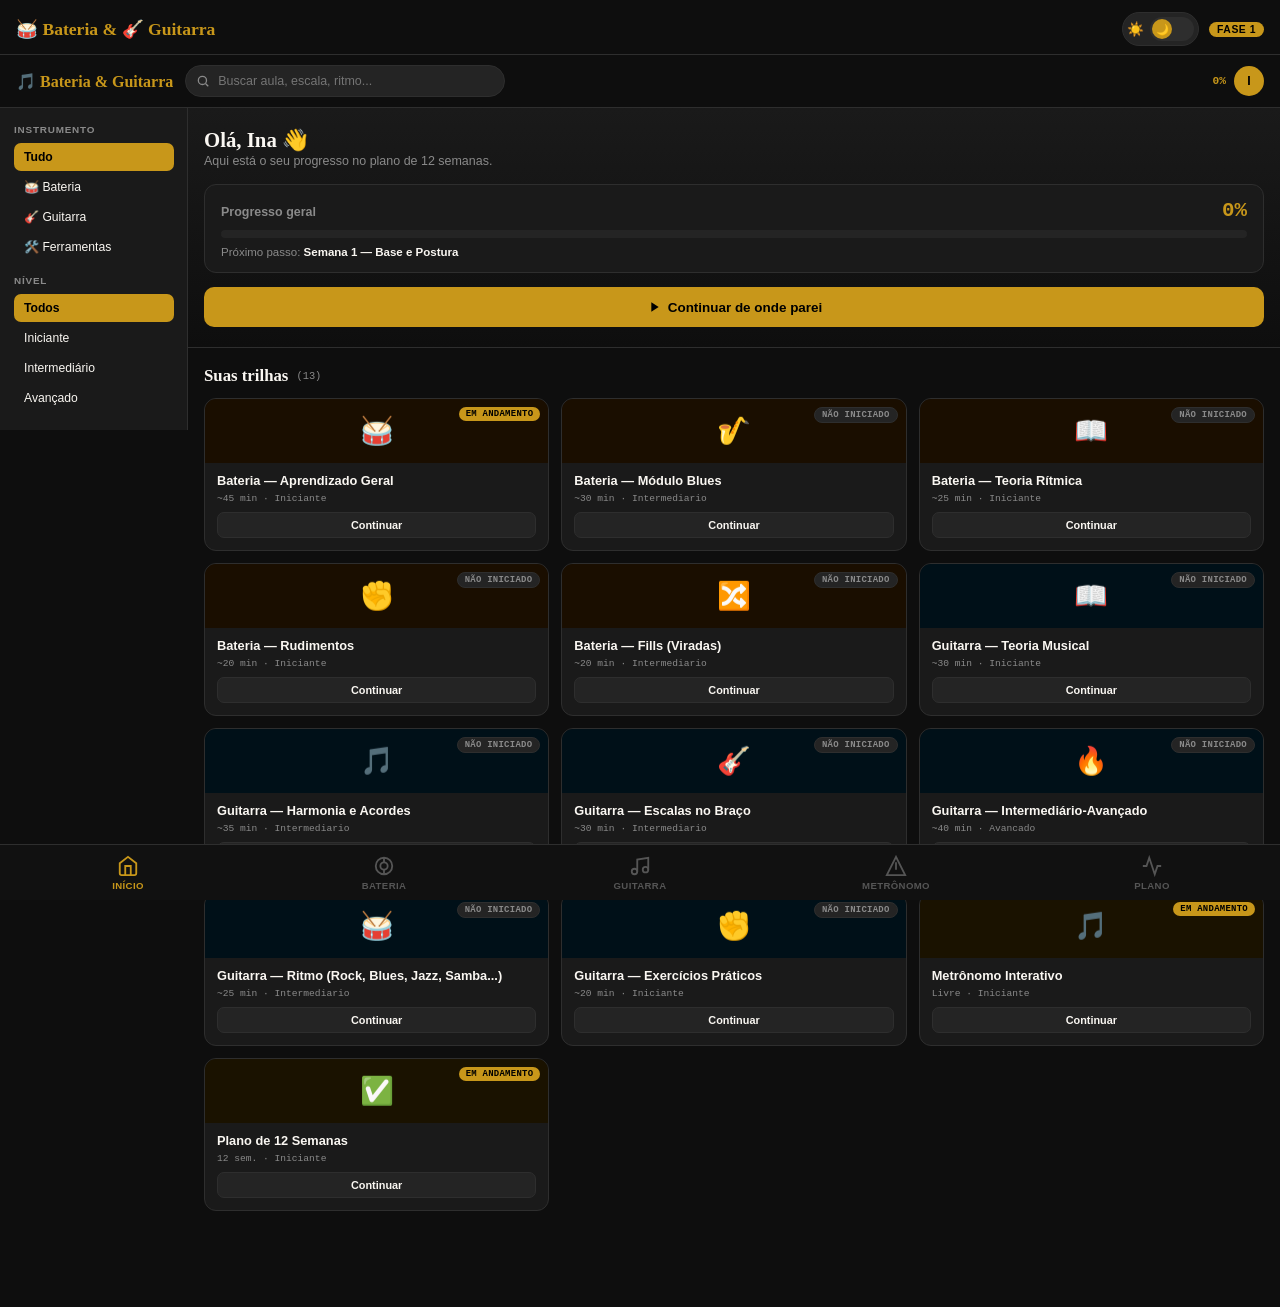
<file: index.html>
<!DOCTYPE html>
<html lang="pt-BR">
<head>
<meta charset="UTF-8">
<meta name="viewport" content="width=device-width, initial-scale=1.0, maximum-scale=1.0">
<meta name="apple-mobile-web-app-capable" content="yes">
<meta name="apple-mobile-web-app-status-bar-style" content="black">
<title>Bateria & Guitarra — Curso Interativo</title>
<style>
/* ── TOKENS ── */
:root {
  --bg: #0E0E0E;
  --surface: #1A1A1A;
  --surface2: #242424;
  --border: #2E2E2E;
  --gold: #C8971A;
  --gold2: #F0C040;
  --red: #C0392B;
  --slate: #4A90D9;
  --cream: #FAF7F2;
  --gray: #8A8A8A;
  --lgray: #555;
  --white: #FFFFFF;
  --font-display: 'Georgia', 'Times New Roman', serif;
  --font-body: -apple-system, 'Helvetica Neue', sans-serif;
  --font-mono: 'SF Mono', 'Roboto Mono', 'Courier New', monospace;
  --led: #3ECF6B;
  --radius: 10px;
  --tab-height: 56px;
  /* text-on-bg defaults (dark theme) */
  --text-main: var(--cream);
  --text-dim: var(--gray);
  --card-shadow: none;
  /* compatibility aliases used throughout content blocks */
  --amber: var(--gold);
  --amber-dim: rgba(200,151,26,0.14);
  --silver: var(--gray);
  --panel: var(--surface2);
  --card: var(--surface);
  --blues-c: #8B5FBF;
  --guit-c: var(--slate);
  --drum-c: var(--red);
  /* tinted highlight boxes - dark theme defaults */
  --tint-gold: rgba(200,151,26,0.14);
  --tint-gold-border: rgba(200,151,26,0.45);
  --tint-blue: rgba(74,144,217,0.14);
  --tint-blue-border: rgba(74,144,217,0.45);
  --tint-red: rgba(192,57,43,0.14);
  --tint-red-border: rgba(192,57,43,0.45);
  --tint-purple: rgba(139,95,191,0.14);
  --tint-purple-border: rgba(139,95,191,0.45);
  --tint-green: rgba(76,175,80,0.14);
  --tint-green-border: rgba(76,175,80,0.45);
  --text-on-tint: var(--cream);
  --subblock-bg: #1A1A1A;
}

/* ── LIGHT THEME ── */
[data-theme="light"] {
  --bg: #F7F3EC;
  --surface: #FFFFFF;
  --surface2: #FBF6EC;
  --border: #E3D8BE;
  --gold: #A87412;
  --gold2: #C8971A;
  --red: #B5392B;
  --slate: #2E6FB0;
  --cream: #2A2420;
  --gray: #756B5C;
  --lgray: #9A9080;
  --white: #1A1610;
  --led: #1F9D4C;
  --text-main: #2A2420;
  --text-dim: #756B5C;
  --card-shadow: 0 1px 3px rgba(60,40,10,0.08);
  --amber: var(--gold);
  --amber-dim: rgba(168,116,18,0.12);
  --silver: var(--gray);
  --panel: var(--surface2);
  --card: var(--surface);
  --blues-c: #6E4A9E;
  --guit-c: var(--slate);
  --drum-c: var(--red);
  /* tinted highlight boxes - light theme: pale tint + dark text, always readable */
  --tint-gold: rgba(168,116,18,0.10);
  --tint-gold-border: rgba(168,116,18,0.35);
  --tint-blue: rgba(46,111,176,0.10);
  --tint-blue-border: rgba(46,111,176,0.35);
  --tint-red: rgba(181,57,43,0.10);
  --tint-red-border: rgba(181,57,43,0.35);
  --tint-purple: rgba(110,74,158,0.10);
  --tint-purple-border: rgba(110,74,158,0.35);
  --tint-green: rgba(46,125,50,0.10);
  --tint-green-border: rgba(46,125,50,0.35);
  --text-on-tint: var(--text-main);
  --subblock-bg: #F0E9DA;
}
[data-theme="light"] body { background: var(--bg); color: var(--text-main); }
[data-theme="light"] .module-card,
[data-theme="light"] .card,
[data-theme="light"] .week-card,
[data-theme="light"] .metronome,
[data-theme="light"] .theory-card,
[data-theme="light"] .music-box,
[data-theme="light"] .t-block { box-shadow: var(--card-shadow); }
[data-theme="light"] .dtab-wrap,
[data-theme="light"] .gtab-wrap,
[data-theme="light"] .fretboard-wrap,
[data-theme="light"] .chromatic,
[data-theme="light"] .staff-wrap { background: #FFFCF5; border-color: #D8C078; }

/* ── THEME TOGGLE SWITCH ── */
.theme-toggle {
  display: flex; align-items: center; gap: 6px;
  background: var(--surface2); border: 1px solid var(--border);
  border-radius: 20px; padding: 4px; cursor: pointer;
  flex-shrink: 0;
}
.theme-toggle-track {
  position: relative; width: 44px; height: 24px;
  background: var(--border); border-radius: 12px;
  transition: background 0.25s;
}
[data-theme="light"] .theme-toggle-track { background: var(--gold); }
.theme-toggle-knob {
  position: absolute; top: 2px; left: 2px;
  width: 20px; height: 20px; border-radius: 50%;
  background: var(--gold); color: #000;
  display: flex; align-items: center; justify-content: center;
  font-size: 0.65rem;
  transition: transform 0.25s, background 0.25s;
}
[data-theme="light"] .theme-toggle-knob { transform: translateX(20px); background: #FFF; color: var(--gold); }

/* ── RESET ── */
*, *::before, *::after { box-sizing: border-box; margin: 0; padding: 0; }
html { font-size: 16px; -webkit-text-size-adjust: 100%; }
body {
  background: var(--bg);
  color: var(--cream);
  font-family: var(--font-body);
  min-height: 100vh;
  padding-bottom: calc(var(--tab-height) + env(safe-area-inset-bottom));
  overflow-x: hidden;
  transition: background 0.25s, color 0.25s;
}

/* ── HEADER ── */
.app-header {
  position: sticky; top: 0; z-index: 100;
  background: var(--bg);
  border-bottom: 1px solid var(--border);
  padding: 12px 16px 8px;
  display: flex; align-items: center; gap: 10px;
}
.app-header h1 {
  font-family: var(--font-display);
  font-size: 1.1rem; font-weight: 700;
  color: var(--gold);
  flex: 1;
}
.app-header .phase-badge {
  font-size: 0.65rem; font-weight: 700;
  background: var(--gold); color: #000;
  padding: 2px 8px; border-radius: 20px;
  text-transform: uppercase; letter-spacing: 0.05em;
}

/* ── BOTTOM NAV ── */
.bottom-nav {
  position: fixed; bottom: 0; left: 0; right: 0; z-index: 200;
  height: calc(var(--tab-height) + env(safe-area-inset-bottom));
  background: #111;
  border-top: 1px solid var(--border);
  display: flex;
  padding-bottom: env(safe-area-inset-bottom);
}
.nav-tab {
  flex: 1; display: flex; flex-direction: column;
  align-items: center; justify-content: center; gap: 3px;
  background: none; border: none; color: var(--lgray);
  font-size: 0.6rem; font-weight: 600; text-transform: uppercase;
  letter-spacing: 0.04em; cursor: pointer;
  transition: color 0.2s;
  -webkit-tap-highlight-color: transparent;
}
.nav-tab.active { color: var(--gold); }
.nav-tab svg { width: 22px; height: 22px; }

/* ── PAGES ── */
.page { display: none; padding: 0 0 16px; }
.page.active { display: block; }

/* ── SECTION ── */
.section { padding: 16px 16px 0; }
.section + .section { padding-top: 0; }

/* ── MODULE CARD ── */
.module-card {
  background: var(--surface);
  border: 1px solid var(--border);
  border-radius: var(--radius);
  margin: 12px 16px 0;
  overflow: hidden;
}
.module-header {
  display: flex; align-items: center; gap: 10px;
  padding: 12px 14px;
  cursor: pointer;
  -webkit-tap-highlight-color: transparent;
  user-select: none;
}
.module-header:active { background: var(--surface2); }
.module-num {
  width: 28px; height: 28px; border-radius: 50%;
  background: var(--gold); color: #000;
  font-weight: 800; font-size: 0.8rem;
  display: flex; align-items: center; justify-content: center;
  flex-shrink: 0;
}
.module-title { flex: 1; font-size: 0.9rem; font-weight: 600; }
.module-sub { font-size: 0.7rem; color: var(--gray); margin-top: 1px; }
.chevron {
  color: var(--lgray); font-size: 1rem;
  transition: transform 0.25s; flex-shrink: 0;
}
.module-card.open .chevron { transform: rotate(90deg); }
.module-body {
  display: none; padding: 0 14px 14px;
  border-top: 1px solid var(--border);
}
.module-card.open .module-body { display: block; }

/* ── PHASE BANNER ── */
.phase-banner {
  margin: 16px 16px 0;
  border-radius: var(--radius);
  padding: 10px 14px;
  display: flex; align-items: center; gap: 10px;
}
.phase-banner.gold { background: linear-gradient(135deg,#3A2800,#1A1200); border: 1px solid var(--gold); }
.phase-banner.slate { background: linear-gradient(135deg,#0A1A30,#050E1A); border: 1px solid var(--slate); }
.phase-banner.red { background: linear-gradient(135deg,#2A0800,#150400); border: 1px solid var(--red); }
.phase-banner .ph-num { font-family: var(--font-display); font-size: 2rem; font-weight: 700; line-height: 1; }
.phase-banner.gold .ph-num { color: var(--gold); }
.phase-banner.slate .ph-num { color: var(--slate); }
.phase-banner.red .ph-num { color: var(--red); }
.phase-banner .ph-info h3 { font-size: 0.9rem; font-weight: 700; margin-bottom: 2px; }
.phase-banner .ph-info p { font-size: 0.7rem; color: var(--gray); }

/* ── DRUM TAB ── */
.dtab-wrap {
  background: #FFFDF5;
  border: 1px solid #D4C080;
  border-radius: 8px;
  overflow-x: auto;
  margin: 10px 0;
  -webkit-overflow-scrolling: touch;
}
.dtab-title {
  font-size: 0.75rem; font-weight: 700; color: #1A1A1A;
  padding: 6px 8px 2px;
  border-bottom: 1px solid #E8D88A;
}
.dtab-bpm { font-weight: 400; color: #888; float: right; }
.dtab {
  display: table;
  min-width: 100%;
  border-collapse: collapse;
  padding: 4px 0;
}
.dtab-row {
  display: table-row;
}
.dtab-label {
  display: table-cell;
  font-size: 0.65rem; font-weight: 700; color: #2C3E50;
  padding: 0 6px;
  white-space: nowrap;
  vertical-align: middle;
  width: 32px;
}
.dtab-cells {
  display: table-cell;
  vertical-align: middle;
}
.dtab-cells-inner {
  display: flex;
}
.dtab-cell {
  width: 28px; height: 26px;
  display: flex; align-items: center; justify-content: center;
  font-size: 0.85rem;
  border-right: 1px solid #F0E8C0;
  flex-shrink: 0;
  position: relative;
}
.dtab-cell::after {
  content: '';
  position: absolute;
  top: 50%; left: 0; right: 0;
  height: 1px;
  background: #D8C878;
  pointer-events: none;
}
.dtab-cell.beat-start { border-right-color: #C8A840; }
.dtab-cell.bar-start { border-left: 2px solid #B89030; }
.sym-x { color: #1A1A1A; font-weight: 800; z-index: 1; position: relative; }
.sym-X { color: #C0392B; font-weight: 800; z-index: 1; position: relative; }
.sym-o { color: #C8971A; font-weight: 800; z-index: 1; position: relative; }
.sym-s { width: 14px; height: 14px; border-radius: 50%; background: #2C3E50; z-index: 1; position: relative; }
.sym-S { width: 14px; height: 14px; border-radius: 50%; background: #C0392B; z-index: 1; position: relative; }
.sym-b { width: 14px; height: 14px; border-radius: 50%; background: #1A1A1A; z-index: 1; position: relative; }
.sym-g { color: #999; font-size: 0.65rem; z-index: 1; position: relative; }
.sym-dot { color: #C8B880; font-size: 0.7rem; z-index: 1; position: relative; }
.sym-plus { color: #2C3E50; font-weight: 800; z-index: 1; position: relative; }
.dtab-beat-row {
  display: table-row;
}
.dtab-beat-label { display: table-cell; width: 32px; }
.dtab-beat-cells { display: table-cell; }
.dtab-beat-cells-inner { display: flex; }
.dtab-beat-cell {
  width: 28px; height: 16px;
  display: flex; align-items: center; justify-content: center;
  font-size: 0.55rem; color: #AAA; flex-shrink: 0;
}

/* ── MUSIC BOX ── */
.music-box {
  background: var(--surface); border: 1px solid var(--border);
  border-radius: 8px; margin: 10px 0; overflow: hidden;
}
.music-box-header {
  background: var(--gold); color: #000;
  font-size: 0.7rem; font-weight: 800;
  padding: 5px 10px;
  text-transform: uppercase; letter-spacing: 0.05em;
}
.music-item {
  display: flex; align-items: center; gap: 8px;
  padding: 8px 10px;
  border-bottom: 1px solid var(--border);
}
.music-item:last-child { border-bottom: none; }
.music-note { font-size: 1rem; }
.music-info { flex: 1; }
.music-song { font-size: 0.8rem; font-weight: 700; color: var(--text-main); }
.music-song a:hover { color: var(--gold); text-decoration: underline; }
.music-artist { font-size: 0.7rem; color: var(--gray); }
.music-tip { font-size: 0.65rem; color: var(--gold); margin-top: 1px; }

/* ── CALLOUT ── */
.callout {
  border-radius: 8px; margin: 10px 0;
  padding: 10px 12px;
  border-left: 3px solid;
}
.callout.gold { background: var(--tint-gold); border-color: var(--gold); }
.callout.slate { background: var(--tint-blue); border-color: var(--slate); }
.callout.red { background: var(--tint-red); border-color: var(--red); }
.callout.amber { background: var(--tint-gold); border-color: var(--gold); }
.callout.drum { background: var(--tint-red); border-color: var(--drum-c); }
.callout.guit { background: var(--tint-blue); border-color: var(--guit-c); }
.callout.blues { background: var(--tint-purple); border-color: var(--blues-c); }
.callout-title { font-size: 0.8rem; font-weight: 700; margin-bottom: 6px; }
.callout.gold .callout-title, .callout.amber .callout-title { color: var(--gold); }
.callout.slate .callout-title, .callout.guit .callout-title { color: var(--slate); }
.callout.red .callout-title, .callout.drum .callout-title { color: var(--red); }
.callout.blues .callout-title { color: var(--blues-c); }
.callout ul { padding-left: 14px; }
.callout li { font-size: 0.78rem; color: var(--text-on-tint); margin-bottom: 4px; line-height: 1.4; }

/* ── THEORY CARD ── */
.theory-card {
  background: var(--surface2);
  border: 1px solid var(--border);
  border-radius: 8px;
  padding: 12px;
  margin: 8px 0;
}
.theory-card h4 { font-size: 0.85rem; font-weight: 700; color: var(--gold); margin-bottom: 6px; }
.theory-card p, .theory-card li { font-size: 0.8rem; color: var(--text-main); line-height: 1.5; }
.theory-card ul { padding-left: 16px; }
.theory-card .formula {
  background: var(--bg); border: 1px solid var(--gold);
  border-radius: 6px; padding: 8px 12px;
  font-family: monospace; font-size: 0.85rem;
  color: var(--gold2); margin: 8px 0;
  letter-spacing: 0.05em;
}

/* ── CHROMATIC KEYBOARD ── */
.chromatic {
  display: flex; margin: 8px 0;
  overflow-x: auto;
  -webkit-overflow-scrolling: touch;
  gap: 2px;
  padding: 4px;
  background: #111; border-radius: 8px;
}
.key {
  min-width: 32px; height: 56px;
  border-radius: 4px; border: 1px solid #333;
  display: flex; flex-direction: column;
  align-items: center; justify-content: flex-end;
  padding-bottom: 4px;
  font-size: 0.6rem; font-weight: 700;
  flex-shrink: 0; cursor: pointer;
  transition: transform 0.1s;
  -webkit-tap-highlight-color: transparent;
}
.key:active { transform: scaleY(0.95); }
.key.natural { background: var(--cream); color: #222; }
.key.sharp { background: #1A1A1A; color: #CCC; height: 36px; }
.key.highlight { background: var(--gold) !important; color: #000 !important; }
.key.highlight2 { background: var(--slate) !important; color: white !important; }

/* ── INTERVAL GRID ── */
.interval-grid {
  display: grid; grid-template-columns: repeat(7, 1fr);
  gap: 3px; margin: 8px 0;
}
.interval-box {
  background: var(--surface2);
  border-radius: 6px; padding: 6px 4px;
  text-align: center;
  border: 1px solid var(--border);
  cursor: pointer; transition: transform .12s, border-color .12s;
}
.interval-box:active { transform: scale(0.95); }
.interval-box.selected { border-color: var(--slate); border-width: 2px; }
.interval-box.root { background: var(--red); border-color: var(--red); }
.interval-box.important { border-color: var(--gold); }
.interval-name { font-size: 0.55rem; color: var(--gray); }
.interval-note { font-size: 0.9rem; font-weight: 800; color: var(--cream); }
.interval-box.root .interval-note, .interval-box.root .interval-name { color: white; }
.interval-st { font-size: 0.55rem; color: var(--gold); margin-top: 1px; }
.interval-tap-hint { font-size: 0.65rem; color: var(--gray); text-align:center; margin-top:4px; }

/* ── INTERVAL RESULT PANEL (mostra a nota no braço ao clicar) ── */
.iv-result {
  display: none; margin-top: 10px;
  background: var(--surface2); border: 1px solid var(--slate);
  border-radius: 10px; padding: 14px;
}
.iv-result.show { display: block; }
.iv-result-title {
  font-size: 0.8rem; font-weight: 800; color: var(--slate);
  margin-bottom: 10px;
}
.iv-chords-row {
  display: flex; gap: 10px; overflow-x: auto; padding-bottom: 4px;
  -webkit-overflow-scrolling: touch;
}

/* ── PROGRESS TRACKER ── */
.progress-section {
  padding: 16px;
}
.week-card {
  background: var(--surface);
  border: 1px solid var(--border);
  border-radius: 8px;
  margin-bottom: 8px;
  overflow: hidden;
}
.week-header {
  display: flex; align-items: center; gap: 10px;
  padding: 10px 12px; cursor: pointer;
  -webkit-tap-highlight-color: transparent;
}
.week-header:active { background: var(--surface2); }
.week-num {
  width: 32px; height: 32px; border-radius: 50%;
  display: flex; align-items: center; justify-content: center;
  font-weight: 800; font-size: 0.85rem; flex-shrink: 0;
}
.week-num.done { background: #1A3A1A; color: #4CAF50; border: 2px solid #4CAF50; }
.week-num.current { background: var(--gold); color: #000; }
.week-num.future { background: var(--surface2); color: var(--gray); border: 2px solid var(--border); }
.week-info { flex: 1; }
.week-title { font-size: 0.85rem; font-weight: 600; }
.week-focus { font-size: 0.7rem; color: var(--gray); margin-top: 1px; }
.week-body {
  display: none; padding: 0 12px 12px;
  border-top: 1px solid var(--border);
}
.week-card.open .week-body { display: block; }
.week-body p { font-size: 0.8rem; color: var(--text-main); margin-top: 8px; line-height: 1.5; }
.checklist { margin-top: 8px; }
.check-item {
  display: flex; align-items: center; gap: 8px;
  padding: 6px 0;
  border-bottom: 1px solid var(--border);
  cursor: pointer;
  -webkit-tap-highlight-color: transparent;
}
.check-item:last-child { border-bottom: none; }
.check-box {
  width: 20px; height: 20px; border-radius: 4px;
  border: 2px solid var(--border);
  display: flex; align-items: center; justify-content: center;
  flex-shrink: 0; font-size: 0.8rem;
  transition: all 0.2s;
}
.check-item.checked .check-box { background: #4CAF50; border-color: #4CAF50; }
.check-label { font-size: 0.8rem; color: var(--text-main); flex: 1; }
.check-item.checked .check-label { text-decoration: line-through; color: var(--lgray); }

/* ── METRONOME ── */
.metronome {
  background: var(--surface);
  border: 1px solid var(--border);
  border-radius: var(--radius);
  margin: 12px 16px 0;
  padding: 16px;
}
.metro-display {
  text-align: center; margin-bottom: 16px;
}
.metro-bpm {
  font-family: var(--font-display);
  font-size: 4rem; font-weight: 700;
  color: var(--gold); line-height: 1;
}
.metro-label { font-size: 0.7rem; color: var(--gray); text-transform: uppercase; letter-spacing: 0.1em; }
.metro-beat-vis {
  display: flex; gap: 6px; justify-content: center; margin: 12px 0;
}
.beat-dot {
  width: 14px; height: 14px; border-radius: 50%;
  background: var(--surface2); border: 2px solid var(--border);
  transition: all 0.05s;
}
.beat-dot.active { background: var(--gold); border-color: var(--gold); transform: scale(1.3); }
.beat-dot.accent { background: var(--red); border-color: var(--red); }
.metro-controls {
  display: flex; align-items: center; gap: 10px;
}
.metro-btn {
  background: none; border: 2px solid var(--border);
  border-radius: 8px; padding: 10px 16px;
  color: var(--cream); font-size: 0.9rem; font-weight: 700;
  cursor: pointer; -webkit-tap-highlight-color: transparent;
  transition: all 0.15s;
}
.metro-btn:active { background: var(--surface2); }
.metro-btn.play { background: var(--gold); border-color: var(--gold); color: #000; flex: 1; }
.metro-btn.play.running { background: var(--red); border-color: var(--red); color: white; }
.metro-slider { flex: 1; -webkit-appearance: none; appearance: none; height: 4px; border-radius: 2px; background: var(--border); outline: none; }
.metro-slider::-webkit-slider-thumb { -webkit-appearance: none; width: 20px; height: 20px; border-radius: 50%; background: var(--gold); cursor: pointer; }
.metro-sig { display: flex; gap: 6px; margin-top: 10px; flex-wrap: wrap; }
.metro-sig button {
  flex: 1; min-width: 60px;
  background: var(--surface2); border: 1px solid var(--border);
  border-radius: 6px; padding: 6px; color: var(--cream);
  font-size: 0.75rem; font-weight: 700; cursor: pointer;
  -webkit-tap-highlight-color: transparent;
}
.metro-sig button.active { background: var(--gold); color: #000; border-color: var(--gold); }

/* ── FRETBOARD ── */
.fretboard-wrap {
  overflow-x: auto;
  background: #FFFDF5;
  border-radius: 8px;
  margin: 8px 0;
  padding: 8px 0;
  -webkit-overflow-scrolling: touch;
}
.fretboard {
  display: grid;
  grid-template-columns: 28px repeat(13, 38px);
  grid-template-rows: repeat(6, 32px);
  min-width: fit-content;
  padding: 0 8px;
  position: relative;
}
.fb-label {
  font-size: 0.7rem; font-weight: 800; color: #8B6914;
  display: flex; align-items: center; justify-content: flex-end;
  padding-right: 6px;
}
.fb-cell {
  position: relative;
  display: flex; align-items: center; justify-content: center;
  border-right: 1px solid #C0A050;
}
.fb-cell::after {
  content: '';
  position: absolute;
  top: 50%; left: 0; right: 0; height: 1px;
  background: #C8A060;
}
.fb-cell:last-child { border-right: 2px solid #8B6914; }
.fb-note {
  width: 24px; height: 24px; border-radius: 50%;
  display: flex; align-items: center; justify-content: center;
  font-size: 0.65rem; font-weight: 800;
  z-index: 1; position: relative;
  cursor: pointer; -webkit-tap-highlight-color: transparent;
}
.fb-note.root { background: #C0392B; color: white; }
.fb-note.scale { background: #2E7D32; color: white; }
.fb-note.scale2 { background: #4A90D9; color: white; }
.fb-note.blues { background: #8B4513; color: white; }
.fb-nut { border-left: 4px solid #5C3A00; }
.fb-fret-num {
  font-size: 0.6rem; color: #8B6914;
  display: flex; align-items: flex-start; justify-content: center;
  padding-top: 2px;
}
.inlay {
  position: absolute; width: 8px; height: 8px;
  border-radius: 50%; background: #E8D080;
  top: 50%; left: 50%; transform: translate(-50%, -50%);
  z-index: 0;
}

/* ── SCALE SELECTOR ── */
.scale-selector {
  display: flex; gap: 6px; flex-wrap: wrap; margin: 8px 0;
}
.scale-btn {
  background: var(--surface2); border: 1px solid var(--border);
  border-radius: 20px; padding: 5px 12px;
  font-size: 0.75rem; color: var(--cream); cursor: pointer;
  -webkit-tap-highlight-color: transparent;
  transition: all 0.15s;
}
.scale-btn.active { background: var(--gold); border-color: var(--gold); color: #000; font-weight: 700; }

/* ── TYPOGRAPHY ── */
h2 { font-size: 1.1rem; font-weight: 700; color: var(--gold); padding: 16px 16px 4px; }
h3 { font-size: 0.95rem; font-weight: 700; color: var(--cream); margin: 12px 0 6px; }
p { font-size: 0.82rem; color: var(--text-main); line-height: 1.5; margin: 6px 0; }
.tag {
  display: inline-block;
  font-size: 0.6rem; font-weight: 700; text-transform: uppercase;
  padding: 2px 7px; border-radius: 20px; margin: 2px 2px 2px 0;
}
.tag-gold { background: #2A1E00; color: var(--gold); border: 1px solid var(--gold); }
.tag-slate { background: #05101A; color: var(--slate); border: 1px solid var(--slate); }
.tag-red { background: #150400; color: var(--red); border: 1px solid var(--red); }

/* ── BAT INNER TABS ── */
.bat-section { padding-bottom: 8px; }
.bat-tab { -webkit-tap-highlight-color: transparent; transition: color 0.15s, border-color 0.15s; }
.bat-tab:active { opacity: 0.7; }
/* ── SCROLL HINT ── */
.scroll-hint { font-size: 0.65rem; color: var(--lgray); padding: 4px 0 0; text-align: right; }

/* ── HERO ── */
.hero {
  padding: 20px 16px 16px;
  border-bottom: 1px solid var(--border);
  margin-bottom: 4px;
}
.hero h2 {
  font-family: var(--font-display);
  font-size: 1.6rem; padding: 0; margin-bottom: 4px;
  color: var(--cream);
}
.hero h2 span { color: var(--gold); }
.hero p { font-size: 0.82rem; color: var(--gray); }
.hero-badges { display: flex; gap: 6px; margin-top: 10px; flex-wrap: wrap; }
.hero-badge {
  font-size: 0.65rem; font-weight: 700;
  padding: 4px 10px; border-radius: 20px;
  background: var(--surface); border: 1px solid var(--border);
  color: var(--gray);
}

/* ── DIVIDER ── */
.divider {
  border: none; border-top: 1px solid var(--border);
  margin: 14px 0;
}

/* ── PDF DOWNLOAD BUTTON ── */
.pdf-btn {
  display: inline-flex; align-items: center; gap: 6px;
  background: var(--gold); color: #000;
  font-size: 0.7rem; font-weight: 700;
  padding: 7px 14px; border-radius: 20px;
  border: none; cursor: pointer;
  margin: 8px 16px 4px;
}
.pdf-btn:active { transform: scale(0.97); }
.pdf-btn svg { width: 14px; height: 14px; }

/* ── SHEET MUSIC (pentagrama tradicional) ── */
.staff-wrap {
  background: #FFFDF6; border: 1px solid #D8C078;
  border-radius: 10px; padding: 10px 8px;
  margin: 10px 0; overflow-x: auto;
  -webkit-overflow-scrolling: touch;
}
.staff-title {
  font-size: 0.7rem; font-weight: 700; color: #1A1A1A;
  padding: 2px 6px 8px;
}
.staff-svg { display: block; min-width: 320px; }

/* ── GUITAR TAB (com dedo sugerido) ── */
.gtab-wrap {
  background: #FFFDF6; border: 1px solid #D8C078;
  border-radius: 10px; padding: 10px 8px; margin: 10px 0;
  overflow-x: auto; -webkit-overflow-scrolling: touch;
}
.gtab-title {
  font-size: 0.72rem; font-weight: 700; color: #1A1A1A;
  padding: 2px 6px 8px; display: flex; justify-content: space-between;
}
.gtab-title .gtab-bpm { color: #999; font-weight: 400; }
.gtab-grid { display: table; min-width: 100%; }
.gtab-hdr-row { display: table-row; }
.gtab-hdr-lbl { display: table-cell; width: 26px; }
.gtab-hdr-cells { display: table-cell; }
.gtab-hdr-inner { display: flex; }
.gtab-hdr-cell {
  width: 38px; height: 16px; flex-shrink: 0;
  display: flex; align-items: center; justify-content: center;
  font-size: 0.55rem; color: #AAA;
}
.gtab-hdr-cell.beat { font-weight: 700; color: #777; }
.gtab-row { display: table-row; }
.gtab-lbl {
  display: table-cell; font-size: 0.68rem; font-weight: 800; color: #8B6914;
  padding: 0 5px; white-space: nowrap; vertical-align: middle; width: 26px;
}
.gtab-cells { display: table-cell; vertical-align: middle; }
.gtab-cells-inner { display: flex; }
.gtab-cell {
  width: 38px; height: 34px; flex-shrink: 0;
  display: flex; flex-direction: column; align-items: center; justify-content: center;
  position: relative; border-right: 1px solid #F0E0A0;
}
.gtab-cell::after {
  content: ''; position: absolute; top: 50%; left: 0; right: 0;
  height: 1px; background: #D4B850; pointer-events: none;
}
.gtab-cell.beat { border-right-color: #C8A840; }
.gtab-fret {
  font-size: 0.85rem; font-weight: 800; color: #1A1A1A;
  z-index: 1; position: relative; background: #FFFDF6;
  width: 20px; height: 20px; display: flex; align-items: center; justify-content: center;
  border-radius: 50%;
}
.gtab-fret.root { color: #C0392B; }
.gtab-finger {
  font-size: 0.5rem; color: #4A90D9; font-weight: 700;
  z-index: 1; position: relative; margin-top: 1px;
}
.gtab-tech {
  font-size: 0.6rem; color: #C0392B; font-weight: 800;
  z-index: 1; position: relative;
}
.gtab-dash { color: #D8C880; font-size: 0.7rem; z-index: 1; position: relative; }
.gtab-legend {
  display: flex; gap: 10px; flex-wrap: wrap;
  padding: 6px 6px 2px; font-size: 0.6rem; color: #8B6914;
}

/* ══════════════════════════════════════════════════════════════════════════
   HOME DASHBOARD — header sticky, hero progresso, grid de trilhas, sidebar
   ══════════════════════════════════════════════════════════════════════════ */

/* ── DASHBOARD HEADER (sticky, busca, perfil) ── */
.dash-header {
  position: sticky; top: 0; z-index: 95;
  display: flex; align-items: center; gap: 12px;
  padding: 10px 16px; background: var(--bg);
  border-bottom: 1px solid var(--border);
}
.dash-logo { font-family: var(--font-display); font-weight: 800; font-size: 1rem; color: var(--gold); flex-shrink: 0; }
.dash-search-wrap { flex: 1; position: relative; max-width: 320px; }
.dash-search {
  width: 100%; background: var(--surface2); border: 1px solid var(--border);
  border-radius: 20px; padding: 8px 14px 8px 32px;
  font-size: 0.78rem; color: var(--cream); outline: none;
}
.dash-search:focus { border-color: var(--gold); }
.dash-search-icon {
  position: absolute; left: 11px; top: 50%; transform: translateY(-50%);
  width: 14px; height: 14px; color: var(--gray); pointer-events: none;
}
.dash-search-results {
  position: absolute; top: calc(100% + 4px); left: 0; right: 0;
  background: var(--surface); border: 1px solid var(--border); border-radius: 10px;
  max-height: 240px; overflow-y: auto; z-index: 50; display: none;
  box-shadow: 0 8px 24px rgba(0,0,0,0.3);
}
.dash-search-results.show { display: block; }
.dash-search-result {
  display: flex; align-items: center; gap: 8px;
  padding: 9px 12px; font-size: 0.76rem; color: var(--cream);
  border-bottom: 1px solid var(--border); cursor: pointer;
}
.dash-search-result:last-child { border-bottom: none; }
.dash-search-result:active { background: var(--surface2); }
.dash-search-result .res-track { font-size: 0.6rem; color: var(--gold); flex-shrink: 0; font-weight: 700; }
.dash-search-empty { padding: 14px 12px; font-size: 0.74rem; color: var(--gray); text-align: center; }
.dash-profile {
  display: flex; align-items: center; gap: 8px; flex-shrink: 0; margin-left: auto;
}
.dash-profile-pct {
  font-family: var(--font-mono); font-size: 0.7rem; font-weight: 700; color: var(--gold);
}
.dash-avatar {
  width: 30px; height: 30px; border-radius: 50%;
  background: var(--gold); color: #000; font-weight: 800; font-size: 0.78rem;
  display: flex; align-items: center; justify-content: center; flex-shrink: 0;
}
.dash-menu-btn {
  display: none; width: 30px; height: 30px; border-radius: 8px;
  background: var(--surface2); border: 1px solid var(--border);
  align-items: center; justify-content: center; flex-shrink: 0; cursor: pointer;
}
.dash-menu-btn svg { width: 16px; height: 16px; color: var(--cream); }

/* ── HERO / PROGRESS SUMMARY ── */
.dash-hero {
  padding: 20px 16px; border-bottom: 1px solid var(--border);
  background: linear-gradient(180deg, var(--surface) 0%, var(--bg) 100%);
}
.dash-hero-greeting { font-size: 1.3rem; font-weight: 800; color: var(--cream); font-family: var(--font-display); margin-bottom: 2px; }
.dash-hero-sub { font-size: 0.78rem; color: var(--gray); margin-bottom: 16px; }
.dash-progress-card {
  background: var(--surface); border: 1px solid var(--border); border-radius: 12px;
  padding: 14px 16px; margin-bottom: 14px;
}
.dash-progress-top { display: flex; justify-content: space-between; align-items: baseline; margin-bottom: 8px; }
.dash-progress-label { font-size: 0.78rem; color: var(--gray); font-weight: 600; }
.dash-progress-pct { font-family: var(--font-mono); font-size: 1.3rem; font-weight: 800; color: var(--gold); }
.dash-progress-track { height: 8px; border-radius: 4px; background: var(--surface2); overflow: hidden; }
.dash-progress-fill {
  height: 100%; border-radius: 4px; width: 0%;
  background: linear-gradient(90deg, var(--gold), var(--gold2));
  transition: width 1s cubic-bezier(.22,1,.36,1);
}
.dash-progress-next { font-size: 0.72rem; color: var(--gray); margin-top: 8px; }
.dash-progress-next b { color: var(--cream); }
.dash-continue-btn {
  width: 100%; padding: 12px; border-radius: 10px; border: none;
  background: var(--gold); color: #000; font-size: 0.84rem; font-weight: 800;
  cursor: pointer; display: flex; align-items: center; justify-content: center; gap: 6px;
}
.dash-continue-btn:active { transform: scale(0.98); }
.dash-continue-btn svg { width: 16px; height: 16px; }

/* ── LAYOUT: sidebar + main grid ── */
.dash-body { display: flex; align-items: flex-start; }
.dash-sidebar {
  width: 0; overflow: hidden; flex-shrink: 0;
  background: var(--surface); border-right: 1px solid var(--border);
  transition: width 0.2s ease;
}
.dash-sidebar.open { width: 188px; }
.dash-sidebar-inner { width: 188px; padding: 16px 14px; }
.dash-sidebar-title { font-size: 0.62rem; font-weight: 800; color: var(--gray); text-transform: uppercase; letter-spacing: 0.08em; margin: 14px 0 8px; }
.dash-sidebar-title:first-child { margin-top: 0; }
.dash-filter-chip {
  display: block; width: 100%; text-align: left;
  font-size: 0.76rem; color: var(--cream); padding: 7px 10px; border-radius: 7px;
  background: none; border: none; cursor: pointer; margin-bottom: 2px;
}
.dash-filter-chip.active { background: var(--gold); color: #000; font-weight: 700; }
.dash-filter-chip:not(.active):active { background: var(--surface2); }
.dash-main { flex: 1; min-width: 0; padding: 18px 16px 24px; }
.dash-section-title {
  font-size: 1.05rem; font-weight: 800; color: var(--cream); font-family: var(--font-display);
  margin-bottom: 12px; display: flex; align-items: center; gap: 8px;
}
.dash-section-title .count { font-family: var(--font-mono); font-size: 0.65rem; color: var(--gray); font-weight: 400; }

/* ── TRACK CARDS GRID ── */
.dash-grid { display: grid; grid-template-columns: 1fr 1fr; gap: 12px; }
.dash-card {
  background: var(--surface); border: 1px solid var(--border); border-radius: 12px;
  overflow: hidden; text-align: left; cursor: pointer;
  transition: transform 0.15s, box-shadow 0.15s, border-color 0.15s;
}
.dash-card:hover { transform: translateY(-2px); box-shadow: 0 8px 20px rgba(0,0,0,0.25); border-color: var(--gold); }
.dash-card:active { transform: scale(0.98); }
.dash-card-thumb {
  height: 64px; display: flex; align-items: center; justify-content: center;
  font-size: 1.7rem; position: relative;
}
.dash-card-badge {
  position: absolute; top: 8px; right: 8px;
  font-family: var(--font-mono); font-size: 0.56rem; font-weight: 800;
  padding: 2px 7px; border-radius: 10px; text-transform: uppercase; letter-spacing: 0.03em;
}
.dash-card-badge.status-done { background: #1A5C1A; color: #6FE08A; }
.dash-card-badge.status-progress { background: var(--gold); color: #000; }
.dash-card-badge.status-new { background: var(--surface2); color: var(--gray); border: 1px solid var(--border); }
.dash-card-body { padding: 10px 12px 12px; }
.dash-card-title { font-size: 0.8rem; font-weight: 700; color: var(--cream); line-height: 1.25; margin-bottom: 4px; }
.dash-card-meta { font-family: var(--font-mono); font-size: 0.6rem; color: var(--gray); margin-bottom: 8px; }
.dash-card-btn {
  width: 100%; padding: 6px; border-radius: 7px; border: 1px solid var(--border);
  background: var(--surface2); color: var(--cream); font-size: 0.68rem; font-weight: 700;
  cursor: pointer;
}
.dash-card-btn:active { background: var(--gold); color: #000; border-color: var(--gold); }

@media (min-width: 720px) {
  .dash-menu-btn { display: none !important; }
  .dash-sidebar { width: 188px; }
  .dash-grid { grid-template-columns: repeat(3, 1fr); }
}
@media (max-width: 719px) {
  .dash-menu-btn { display: flex; }
  .dash-sidebar { position: fixed; top: 0; left: 0; bottom: 0; z-index: 150; width: 0; }
  .dash-sidebar.open { width: 220px; box-shadow: 8px 0 24px rgba(0,0,0,0.4); }
  .dash-sidebar-inner { width: 220px; }
  .dash-sidebar-overlay { display: none; position: fixed; inset: 0; background: rgba(0,0,0,0.5); z-index: 140; }
  .dash-sidebar-overlay.show { display: block; }
}

/* ── STRUM VISUALIZATION (padrões de rasqueado) ── */
.sv { display: flex; gap: 4px; flex-wrap: wrap; }
.sc {
  flex: 1; min-width: 32px; height: 36px;
  display: flex; align-items: center; justify-content: center;
  border-radius: 6px; font-size: 0.8rem; font-weight: 700;
  background: var(--surface2); border: 1px solid var(--border); color: var(--cream);
}
.sc.down { background: rgba(200,151,26,0.18); border-color: var(--gold); color: var(--gold); }
.sc.up { background: rgba(74,144,217,0.15); border-color: var(--slate); color: var(--slate); }
.sc.mute { background: var(--surface); border: 1px dashed var(--red); color: var(--red); font-size: 0.7rem; }
.sc.rest { background: transparent; border: 1px dashed var(--border); color: var(--border); }

/* ── NOTATION TOGGLE (Tab / Partitura) ── */
.notation-toggle {
  display: flex; gap: 6px; margin: 8px 0 4px;
}
.notation-toggle button {
  flex: 1; padding: 7px; border-radius: 8px;
  background: var(--surface2); border: 1px solid var(--border);
  color: var(--gray); font-size: 0.72rem; font-weight: 700;
  cursor: pointer;
}
.notation-toggle button.on {
  background: var(--gold); color: #000; border-color: var(--gold);
}
.notation-pane { display: none; }
.notation-pane.on { display: block; }

/* ── HOW-TO-READ explainer box ── */
.read-guide {
  background: var(--tint-gold); border: 1px solid var(--gold);
  border-radius: 8px; padding: 10px 12px; margin: 8px 0;
}
.read-guide-title {
  font-size: 0.7rem; font-weight: 800; color: var(--gold);
  margin-bottom: 6px; display: flex; align-items: center; gap: 5px;
}
.read-guide ul { padding-left: 16px; }
.read-guide li { font-size: 0.74rem; color: var(--cream); margin-bottom: 3px; line-height: 1.4; }

/* ── YOUTUBE LINK ── */
.yt-link {
  display: inline-flex; align-items: center; gap: 4px;
  color: var(--red); font-size: 0.68rem; font-weight: 700;
  text-decoration: none; margin-top: 4px;
}
.yt-link svg { width: 13px; height: 13px; flex-shrink: 0; }

/* ── PRINT STYLES (used when "Baixar PDF" is clicked) ── */
@media print {
  body * { visibility: hidden; }
  .top-bar, .bottom-nav, .pill-wrap, .bat-tabs, #bat-tabs,
  [id^="gtab-"], [id^="btab-"], .pdf-btn, .app-header,
  .theme-toggle { display: none !important; }
  .print-target, .print-target * { visibility: visible; }
  .print-target {
    position: absolute; left: 0; top: 0; width: 100%;
    background: white !important; color: #111 !important;
  }
  .print-target .module-card { display: block !important; page-break-inside: avoid; border: 1px solid #CCC !important; }
  .print-target .module-body { display: block !important; }
  .print-target .week-card { display: block !important; page-break-inside: avoid; border: 1px solid #CCC !important; }
  .print-target .week-body { display: block !important; }
  .print-target .chevron, .print-target .week-arr { display: none !important; }
  .print-target * { color: #111 !important; background: transparent !important; }
  .print-target .module-num { background: #DDD !important; color: #111 !important; }
  .print-target .dtab-wrap, .print-target .gtab-wrap,
  .print-target .staff-wrap, .print-target .fretboard-wrap,
  .print-target .chromatic { background: #FAFAFA !important; border: 1px solid #CCC !important; }
}
</style>
<script>
// Apply saved theme immediately to avoid flash of wrong theme
(function() {
  try {
    var t = localStorage.getItem('theme');
    if (t === 'light') document.documentElement.setAttribute('data-theme', 'light');
  } catch(e) {}
})();
</script>
</head>
<body>

<!-- ══════════════ HEADER ══════════════ -->
<header class="app-header">
  <h1>🥁 Bateria & 🎸 Guitarra</h1>
  <button class="theme-toggle" onclick="toggleTheme()" id="themeToggleBtn" aria-label="Alternar tema">
    <span style="font-size:0.85rem">☀️</span>
    <div class="theme-toggle-track"><div class="theme-toggle-knob" id="themeKnob">🌙</div></div>
  </button>
  <span class="phase-badge" id="currentPhase">Fase 1</span>
</header>

<!-- ══════════════ PAGES ══════════════ -->

<!-- ── PAGE: HOME ── -->
<!-- ══════════════════════════════ HOME PAGE ══ -->
<!-- ══════════════════════════════ HOME PAGE ══ -->
<!--
  ════════════════════════════════════════════════════════════════════════
  HOME DASHBOARD — onde trocar dados reais:
  - Nome do usuário: variável DASH_USER_NAME no script principal (perto de DASH_TRACKS)
  - % de progresso: calculado automaticamente a partir de WEEKS/checkedItems
    (mesmo sistema usado na aba Plano) — não precisa editar à mão
  - Lista de trilhas/lições: array DASH_TRACKS no script principal,
    função buildDashboard() — já populado com os módulos reais do site
  ════════════════════════════════════════════════════════════════════════
-->
<div class="page active" id="page-home">

  <header class="dash-header" role="banner">
    <button class="dash-menu-btn" id="dashMenuBtn" aria-label="Abrir menu de filtros" aria-expanded="false" aria-controls="dashSidebar">
      <svg viewBox="0 0 24 24" fill="none" stroke="currentColor" stroke-width="2"><line x1="3" y1="6" x2="21" y2="6"/><line x1="3" y1="12" x2="21" y2="12"/><line x1="3" y1="18" x2="21" y2="18"/></svg>
    </button>
    <div class="dash-logo">🎵 Bateria &amp; Guitarra</div>
    <div class="dash-search-wrap" role="search">
      <svg class="dash-search-icon" viewBox="0 0 24 24" fill="none" stroke="currentColor" stroke-width="2.2"><circle cx="11" cy="11" r="7"/><line x1="21" y1="21" x2="16.65" y2="16.65"/></svg>
      <input type="text" class="dash-search" id="dashSearch" placeholder="Buscar aula, escala, ritmo..." aria-label="Buscar conteúdo" autocomplete="off">
      <div class="dash-search-results" id="dashSearchResults" role="listbox" aria-label="Resultados da busca"></div>
    </div>
    <div class="dash-profile">
      <span class="dash-profile-pct" id="dashHeaderPct">0%</span>
      <div class="dash-avatar" aria-hidden="true" id="dashAvatarInitial">I</div>
    </div>
  </header>

  <div class="dash-sidebar-overlay" id="dashSidebarOverlay"></div>

  <div class="dash-body">
    <!-- Sidebar: filtros simulados por trilha/nível -->
    <aside class="dash-sidebar" id="dashSidebar" aria-label="Filtros">
      <div class="dash-sidebar-inner">
        <div class="dash-sidebar-title">Instrumento</div>
        <button class="dash-filter-chip active" data-filter="all" onclick="setDashFilter('all',this)">Tudo</button>
        <button class="dash-filter-chip" data-filter="bateria" onclick="setDashFilter('bateria',this)">🥁 Bateria</button>
        <button class="dash-filter-chip" data-filter="guitarra" onclick="setDashFilter('guitarra',this)">🎸 Guitarra</button>
        <button class="dash-filter-chip" data-filter="ferramentas" onclick="setDashFilter('ferramentas',this)">🛠️ Ferramentas</button>

        <div class="dash-sidebar-title">Nível</div>
        <button class="dash-filter-chip active" data-level="all" onclick="setDashLevel('all',this)">Todos</button>
        <button class="dash-filter-chip" data-level="iniciante" onclick="setDashLevel('iniciante',this)">Iniciante</button>
        <button class="dash-filter-chip" data-level="intermediario" onclick="setDashLevel('intermediario',this)">Intermediário</button>
        <button class="dash-filter-chip" data-level="avancado" onclick="setDashLevel('avancado',this)">Avançado</button>
      </div>
    </aside>

    <!-- Main: hero de progresso + grid de trilhas -->
    <main class="dash-main" role="main">
      <section class="dash-hero" style="margin:-18px -16px 18px;padding:20px 16px">
        <div class="dash-hero-greeting" id="dashGreeting">Olá, Ina 👋</div>
        <div class="dash-hero-sub">Aqui está o seu progresso no plano de 12 semanas.</div>

        <div class="dash-progress-card">
          <div class="dash-progress-top">
            <span class="dash-progress-label">Progresso geral</span>
            <span class="dash-progress-pct" id="dashProgressPct" data-progress="0">0%</span>
          </div>
          <div class="dash-progress-track">
            <div class="dash-progress-fill" id="dashProgressFill"></div>
          </div>
          <div class="dash-progress-next" id="dashProgressNext">Carregando seu próximo passo...</div>
        </div>

        <button class="dash-continue-btn" id="dashContinueBtn" onclick="dashContinue()">
          <svg viewBox="0 0 24 24" fill="currentColor"><path d="M8 5v14l11-7z"/></svg>
          Continuar de onde parei
        </button>
      </section>

      <section aria-labelledby="dashGridTitle">
        <div class="dash-section-title" id="dashGridTitle">
          Suas trilhas <span class="count" id="dashGridCount"></span>
        </div>
        <div class="dash-grid" id="dashGrid" role="list"></div>
      </section>
    </main>
  </div>
</div>

<!-- ══════════════════════════════ BATERIA PAGE ══ -->
<div class="page" id="page-bateria">
  <!-- Tab bar -->
  <div id="bat-tabs" style="display:flex;overflow-x:auto;background:var(--subblock-bg);border-bottom:1px solid var(--border);position:sticky;top:49px;z-index:90;scrollbar-width:none">
    <button class="bat-tab active" onclick="showBatTab('bat-geral')" id="btab-geral" style="flex-shrink:0;padding:10px 14px;background:none;border:none;border-bottom:2px solid var(--gold);color:var(--gold);font-size:0.72rem;font-weight:700;white-space:nowrap;cursor:pointer">🥁 GERAL</button>
    <button class="bat-tab" onclick="showBatTab('bat-blues')" id="btab-blues" style="flex-shrink:0;padding:10px 14px;background:none;border:none;border-bottom:2px solid transparent;color:var(--gray);font-size:0.72rem;font-weight:700;white-space:nowrap;cursor:pointer">🎸 BLUES</button>
    <button class="bat-tab" onclick="showBatTab('bat-teoria')" id="btab-teoria" style="flex-shrink:0;padding:10px 14px;background:none;border:none;border-bottom:2px solid transparent;color:var(--gray);font-size:0.72rem;font-weight:700;white-space:nowrap;cursor:pointer">📖 TEORIA</button>
    <button class="bat-tab" onclick="showBatTab('bat-rudimentos')" id="btab-rudimentos" style="flex-shrink:0;padding:10px 14px;background:none;border:none;border-bottom:2px solid transparent;color:var(--gray);font-size:0.72rem;font-weight:700;white-space:nowrap;cursor:pointer">✊ RUDIMENTOS</button>
    <button class="bat-tab" onclick="showBatTab('bat-fills')" id="btab-fills" style="flex-shrink:0;padding:10px 14px;background:none;border:none;border-bottom:2px solid transparent;color:var(--gray);font-size:0.72rem;font-weight:700;white-space:nowrap;cursor:pointer">🔀 FILLS</button>
  </div>

  <!-- ═══ GERAL ═══ -->
  <div id="bat-geral" class="bat-section">
    <button class="pdf-btn" onclick="downloadPDF('bat-geral','Grooves Gerais de Bateria')"><svg viewBox="0 0 24 24" fill="none" stroke="currentColor" stroke-width="2.2"><path d="M12 3v12m0 0l-4-4m4 4l4-4M5 21h14"/></svg> Baixar PDF</button>
    <!-- LEGEND PERMANENTE -->
    <div style="margin:10px 16px 0;background:var(--tint-gold);border:1px solid var(--gold);border-radius:10px;padding:12px 14px">
      <div style="font-size:0.72rem;font-weight:800;color:var(--gold);margin-bottom:8px">📖 COMO LER A TABLATURA DE BATERIA</div>
      <div style="font-size:0.78rem;color:var(--cream);margin-bottom:6px">Cada linha = uma peça da bateria. Leia da <strong>esquerda para a direita</strong>.</div>
      <div style="display:grid;grid-template-columns:1fr 1fr;gap:6px;margin-bottom:8px">
        <div style="background:var(--subblock-bg);border-radius:6px;padding:6px 8px">
          <div style="font-size:0.65rem;color:var(--gold);font-weight:700;margin-bottom:4px">LINHAS (o que é cada peça)</div>
          <div style="font-size:0.72rem;color:var(--cream)">🥁 <b>HH</b> = Hi-Hat (prato de cima)</div>
          <div style="font-size:0.72rem;color:var(--cream)">🥁 <b>SN</b> = Caixa (snare drum)</div>
          <div style="font-size:0.72rem;color:var(--cream)">🥁 <b>BD</b> = Bumbo (bass drum)</div>
          <div style="font-size:0.72rem;color:var(--cream)">🥁 <b>T1</b> = Tom 1 (tom alto)</div>
          <div style="font-size:0.72rem;color:var(--cream)">🥁 <b>FT</b> = Floor Tom (tom baixo)</div>
          <div style="font-size:0.72rem;color:var(--cream)">🥁 <b>HH(p)</b> = Hi-Hat com o pé</div>
        </div>
        <div style="background:var(--subblock-bg);border-radius:6px;padding:6px 8px">
          <div style="font-size:0.65rem;color:var(--gold);font-weight:700;margin-bottom:4px">SÍMBOLOS (o que fazer)</div>
          <div style="font-size:0.72rem;color:var(--cream)">× = toque normal</div>
          <div style="font-size:0.72rem;color:var(--cream)">× <span style="color:#C0392B">(vermelho)</span> = toque FORTE</div>
          <div style="font-size:0.72rem;color:var(--cream)">○ = hi-hat ABERTO</div>
          <div style="font-size:0.72rem;color:var(--cream)">● <span style="color:#2C3E50">(azul)</span> = toque normal</div>
          <div style="font-size:0.72rem;color:var(--cream)">● <span style="color:#C0392B">(vermelho)</span> = toque FORTE</div>
          <div style="font-size:0.72rem;color:var(--cream)">(×) = ghost note (quase silencioso)</div>
          <div style="font-size:0.72rem;color:var(--cream)">– = silêncio (não toca)</div>
          <div style="font-size:0.72rem;color:var(--cream)">+ = pé no hi-hat</div>
        </div>
      </div>
      <div style="font-size:0.72rem;color:var(--silver);background:var(--subblock-bg);border-radius:6px;padding:8px">
        <b style="color:var(--gold)">Como contar:</b> cada coluna = 1 subdivisão. Os números <b style="color:#CCC">1 2 3 4</b> são os tempos. Leia como: "tempo 1 — tempo 2 — tempo 3 — tempo 4" e repita.
      </div>
    </div>

    <div style="padding:14px 16px 4px"><span style="font-size:0.65rem;font-weight:700;background:var(--amber-dim);color:var(--amber);padding:2px 8px;border-radius:10px;text-transform:uppercase;letter-spacing:.06em">🟡 Iniciante — Semanas 1 a 4</span></div>

    <!-- G01 -->
    <div class="module-card">
      <div class="module-header" onclick="toggleModule(this)">
        <div class="module-num">G1</div>
        <div><div class="module-title">Rock Básico — O Primeiro Groove</div><div class="module-sub">O ritmo mais tocado do mundo</div></div>
        <div class="chevron">›</div>
      </div>
      <div class="module-body">
        <div style="background:var(--tint-gold);border-radius:8px;padding:12px;margin:8px 0">
          <div style="font-size:0.72rem;font-weight:800;color:var(--gold);margin-bottom:6px">🧠 O QUE VOCÊ VAI APRENDER</div>
          <p style="font-size:0.82rem;color:var(--cream)">Você vai tocar 3 peças ao mesmo tempo: <b>hi-hat</b> (prato) em todos os tempos, <b>caixa</b> nos tempos 2 e 4, e <b>bumbo</b> nos tempos 1 e 3. Parece difícil, mas o segredo é aprender uma por vez.</p>
        </div>
        <div style="background:var(--subblock-bg);border:1px solid var(--border);border-radius:8px;padding:10px;margin:8px 0">
          <div style="font-size:0.72rem;font-weight:800;color:var(--gold);margin-bottom:6px">📋 COMO PRATICAR — PASSO A PASSO</div>
          <div style="display:flex;flex-direction:column;gap:6px">
            <div style="background:var(--subblock-bg);border-radius:6px;padding:8px;display:flex;gap:10px;align-items:flex-start">
              <div style="min-width:24px;height:24px;border-radius:50%;background:var(--gold);color:#000;font-weight:800;font-size:0.78rem;display:flex;align-items:center;justify-content:center;flex-shrink:0">1</div>
              <div><div style="font-size:0.78rem;font-weight:700;color:var(--text-on-tint)">Só o Hi-Hat — 2 minutos</div><div style="font-size:0.72rem;color:var(--gray);margin-top:2px">Toque o prato com a mão direita em todos os 4 tempos. Conte em voz alta: "1 — 2 — 3 — 4 — 1 — 2..."</div></div>
            </div>
            <div style="background:var(--subblock-bg);border-radius:6px;padding:8px;display:flex;gap:10px;align-items:flex-start">
              <div style="min-width:24px;height:24px;border-radius:50%;background:var(--slate);color:white;font-weight:800;font-size:0.78rem;display:flex;align-items:center;justify-content:center;flex-shrink:0">2</div>
              <div><div style="font-size:0.78rem;font-weight:700;color:var(--text-on-tint)">Hi-Hat + Caixa — 2 minutos</div><div style="font-size:0.72rem;color:var(--gray);margin-top:2px">Agora, nos tempos 2 e 4, bata a caixa com a mão esquerda junto com o hi-hat. "1 — 2(caixa) — 3 — 4(caixa)"</div></div>
            </div>
            <div style="background:var(--subblock-bg);border-radius:6px;padding:8px;display:flex;gap:10px;align-items:flex-start">
              <div style="min-width:24px;height:24px;border-radius:50%;background:var(--red);color:white;font-weight:800;font-size:0.78rem;display:flex;align-items:center;justify-content:center;flex-shrink:0">3</div>
              <div><div style="font-size:0.78rem;font-weight:700;color:var(--text-on-tint)">Tudo junto — Groove completo</div><div style="font-size:0.72rem;color:var(--gray);margin-top:2px">Adicione o bumbo com o pé direito nos tempos 1 e 3. "1(bumbo) — 2(caixa) — 3(bumbo) — 4(caixa)"</div></div>
            </div>
          </div>
        </div>
        <div id="tab-g01"></div>
        <div style="background:var(--tint-green);border:1px solid #2E5C2E;border-radius:8px;padding:10px;margin:8px 0">
          <div style="font-size:0.72rem;font-weight:800;color:#4CAF50;margin-bottom:4px">✅ Você está pronto para o próximo quando:</div>
          <div style="font-size:0.72rem;color:var(--silver)">Conseguir tocar 2 minutos seguidos a 80 BPM sem parar e sem pensar em cada mão.</div>
        </div>
        <div class="music-box" style="margin-top:8px">
          <div class="music-box-header">🎵 OUÇA E TOQUE JUNTO — Rock Básico</div>
          <div class="music-item"><span class="music-note">♪</span><div class="music-info"><div class="music-song"><a href="https://www.youtube.com/results?search_query=Back%20in%20Black%20%E2%80%94%20AC/DC" target="_blank" rel="noopener" style="color:inherit;text-decoration:none;display:flex;align-items:center;gap:5px">Back in Black — AC/DC <span style="font-size:0.7em;opacity:0.6">▶</span></a></div><div class="music-artist">94 BPM · Rock direto, groove clarissimo</div><div class="music-tip">Ouça 1 minuto antes de tocar. Identifique o bumbo e a caixa.</div></div></div>
          <div class="music-item"><span class="music-note">♪</span><div class="music-info"><div class="music-song"><a href="https://www.youtube.com/results?search_query=We%20Will%20Rock%20You%20%E2%80%94%20Queen" target="_blank" rel="noopener" style="color:inherit;text-decoration:none;display:flex;align-items:center;gap:5px">We Will Rock You — Queen <span style="font-size:0.7em;opacity:0.6">▶</span></a></div><div class="music-artist">81 BPM · Começa com bumbo — fácil de ouvir</div></div></div>
          <div class="music-item"><span class="music-note">♪</span><div class="music-info"><div class="music-song"><a href="https://www.youtube.com/results?search_query=Wonderwall%20%E2%80%94%20Oasis" target="_blank" rel="noopener" style="color:inherit;text-decoration:none;display:flex;align-items:center;gap:5px">Wonderwall — Oasis <span style="font-size:0.7em;opacity:0.6">▶</span></a></div><div class="music-artist">87 BPM · Hi-hat bem marcado</div></div></div>
          <div class="music-item"><span class="music-note">♪</span><div class="music-info"><div class="music-song"><a href="https://www.youtube.com/results?search_query=Knockin%27%20on%20Heaven%27s%20Door%20%E2%80%94%20Bob%20Dylan" target="_blank" rel="noopener" style="color:inherit;text-decoration:none;display:flex;align-items:center;gap:5px">Knockin' on Heaven's Door — Bob Dylan <span style="font-size:0.7em;opacity:0.6">▶</span></a></div><div class="music-artist">72 BPM · Muito lento, ótimo para começar</div></div></div>
        </div>
      </div>
    </div>

    <!-- G02 Half-time -->
    <div class="module-card">
      <div class="module-header" onclick="toggleModule(this)">
        <div class="module-num">G2</div>
        <div><div class="module-title">Half-Time Feel — Câmera Lenta</div><div class="module-sub">Caixa só no tempo 3</div></div>
        <div class="chevron">›</div>
      </div>
      <div class="module-body">
        <div style="background:var(--tint-gold);border-radius:8px;padding:12px;margin:8px 0">
          <div style="font-size:0.72rem;font-weight:800;color:var(--gold);margin-bottom:6px">🧠 O QUE É ISSO?</div>
          <p style="font-size:0.82rem;color:var(--cream)">No groove normal, a caixa bate nos tempos 2 <em>e</em> 4. No half-time, a caixa bate <strong>só no tempo 3</strong>. Isso cria a sensação de câmera lenta — a música parece mais pesada e dramática, mesmo no mesmo andamento.</p>
          <p style="font-size:0.78rem;color:var(--silver);margin-top:6px"><b>Normal:</b> "1 — CAIXA — 3 — CAIXA"<br><b>Half-time:</b> "1 — — — CAIXA — — —"</p>
        </div>
        <div id="tab-g02-ht"></div>
        <div class="music-box" style="margin-top:8px">
          <div class="music-box-header">🎵 MÚSICAS com Half-Time</div>
          <div class="music-item"><span class="music-note">♪</span><div class="music-info"><div class="music-song"><a href="https://www.youtube.com/results?search_query=In%20the%20Air%20Tonight%20%E2%80%94%20Phil%20Collins" target="_blank" rel="noopener" style="color:inherit;text-decoration:none;display:flex;align-items:center;gap:5px">In the Air Tonight — Phil Collins <span style="font-size:0.7em;opacity:0.6">▶</span></a></div><div class="music-artist">103 BPM · A entrada icônica da caixa no meio da música</div><div class="music-tip">Conte até o 3 esperando a caixa — você vai sentir a tensão!</div></div></div>
          <div class="music-item"><span class="music-note">♪</span><div class="music-info"><div class="music-song"><a href="https://www.youtube.com/results?search_query=Creep%20%E2%80%94%20Radiohead" target="_blank" rel="noopener" style="color:inherit;text-decoration:none;display:flex;align-items:center;gap:5px">Creep — Radiohead <span style="font-size:0.7em;opacity:0.6">▶</span></a></div><div class="music-artist">92 BPM · Verso suave (half-time), refrão explode</div></div></div>
        </div>
      </div>
    </div>

    <!-- G03 16th -->
    <div class="module-card">
      <div class="module-header" onclick="toggleModule(this)">
        <div class="module-num">G3</div>
        <div><div class="module-title">Pop Rock — Hi-Hat Acelerado</div><div class="module-sub">16 batidas por compasso no prato</div></div>
        <div class="chevron">›</div>
      </div>
      <div class="module-body">
        <div style="background:var(--tint-gold);border-radius:8px;padding:12px;margin:8px 0">
          <div style="font-size:0.72rem;font-weight:800;color:var(--gold);margin-bottom:6px">🧠 O QUE É ISSO?</div>
          <p style="font-size:0.82rem;color:var(--cream)">Em vez de bater o hi-hat 4 vezes por compasso (uma por tempo), você bate <strong>16 vezes</strong> — quatro vezes por tempo. Isso cria aquela sensação de energia e urgência do pop rock.</p>
          <p style="font-size:0.78rem;color:var(--silver);margin-top:6px"><b>Dica:</b> Use movimento de pulso (não o braço todo). Alterne: palheta para baixo (↓) e para cima (↑) sem parar.</p>
        </div>
        <div id="tab-g03-16"></div>
        <div class="music-box" style="margin-top:8px">
          <div class="music-box-header">🎵 MÚSICAS — Comece lento!</div>
          <div class="music-item"><span class="music-note">♪</span><div class="music-info"><div class="music-song"><a href="https://www.youtube.com/results?search_query=Mr.%20Brightside%20%E2%80%94%20The%20Killers" target="_blank" rel="noopener" style="color:inherit;text-decoration:none;display:flex;align-items:center;gap:5px">Mr. Brightside — The Killers <span style="font-size:0.7em;opacity:0.6">▶</span></a></div><div class="music-artist">148 BPM original · Comece em 70 BPM no metrônomo</div></div></div>
          <div class="music-item"><span class="music-note">♪</span><div class="music-info"><div class="music-song"><a href="https://www.youtube.com/results?search_query=Blinding%20Lights%20%E2%80%94%20The%20Weeknd" target="_blank" rel="noopener" style="color:inherit;text-decoration:none;display:flex;align-items:center;gap:5px">Blinding Lights — The Weeknd <span style="font-size:0.7em;opacity:0.6">▶</span></a></div><div class="music-artist">171 BPM original · Comece em 80 BPM</div></div></div>
        </div>
      </div>
    </div>

    <div style="padding:18px 16px 4px"><span style="font-size:0.65rem;font-weight:700;background:var(--tint-blue);color:#4A90D9;padding:2px 8px;border-radius:10px;text-transform:uppercase;letter-spacing:.06em">🔵 Intermediário — Semanas 5 a 8</span></div>

    <!-- G04 Rock pesado -->
    <div class="module-card">
      <div class="module-header" onclick="toggleModule(this)">
        <div class="module-num" style="background:var(--slate)">G4</div>
        <div><div class="module-title">Rock Pesado — Bumbo Duplo</div><div class="module-sub">Hard rock e metal básico</div></div>
        <div class="chevron">›</div>
      </div>
      <div class="module-body">
        <div style="background:var(--tint-blue);border-radius:8px;padding:12px;margin:8px 0">
          <div style="font-size:0.72rem;font-weight:800;color:var(--slate);margin-bottom:6px">🧠 O QUE É BUMBO DUPLO?</div>
          <p style="font-size:0.82rem;color:var(--cream)">Em vez do bumbo bater só no tempo 1 e 3, ele bate <strong>duas vezes seguidas</strong> (1-e ou 3-e). Isso cria mais energia. A caixa também fica mais forte — use <em>rim shot</em>: bata na borda e no centro ao mesmo tempo para mais volume.</p>
          <p style="font-size:0.78rem;color:var(--silver);margin-top:6px"><b>Rim Shot:</b> Incline a baqueta levemente para bater no aro + pele ao mesmo tempo. Som mais estalo, mais pesado.</p>
        </div>
        <div id="tab-g04-rock"></div>
        <div class="music-box" style="margin-top:8px">
          <div class="music-box-header">🎵 MÚSICAS — Rock Pesado</div>
          <div class="music-item"><span class="music-note">♪</span><div class="music-info"><div class="music-song"><a href="https://www.youtube.com/results?search_query=Highway%20to%20Hell%20%E2%80%94%20AC/DC" target="_blank" rel="noopener" style="color:inherit;text-decoration:none;display:flex;align-items:center;gap:5px">Highway to Hell — AC/DC <span style="font-size:0.7em;opacity:0.6">▶</span></a></div><div class="music-artist">116 BPM · Bumbo limpo e pesado</div></div></div>
          <div class="music-item"><span class="music-note">♪</span><div class="music-info"><div class="music-song"><a href="https://www.youtube.com/results?search_query=Smells%20Like%20Teen%20Spirit%20%E2%80%94%20Nirvana" target="_blank" rel="noopener" style="color:inherit;text-decoration:none;display:flex;align-items:center;gap:5px">Smells Like Teen Spirit — Nirvana <span style="font-size:0.7em;opacity:0.6">▶</span></a></div><div class="music-artist">117 BPM · Verso suave, refrão EXPLODE</div></div></div>
          <div class="music-item"><span class="music-note">♪</span><div class="music-info"><div class="music-song"><a href="https://www.youtube.com/results?search_query=Enter%20Sandman%20%E2%80%94%20Metallica" target="_blank" rel="noopener" style="color:inherit;text-decoration:none;display:flex;align-items:center;gap:5px">Enter Sandman — Metallica <span style="font-size:0.7em;opacity:0.6">▶</span></a></div><div class="music-artist">123 BPM · Groove pesado clássico</div></div></div>
        </div>
      </div>
    </div>

    <!-- G05 Reggae -->
    <div class="module-card">
      <div class="module-header" onclick="toggleModule(this)">
        <div class="module-num" style="background:var(--slate)">G5</div>
        <div><div class="module-title">Reggae — O Ritmo Invertido</div><div class="module-sub">O oposto do rock</div></div>
        <div class="chevron">›</div>
      </div>
      <div class="module-body">
        <div style="background:var(--tint-blue);border-radius:8px;padding:12px;margin:8px 0">
          <div style="font-size:0.72rem;font-weight:800;color:var(--slate);margin-bottom:6px">🧠 POR QUE É DIFERENTE?</div>
          <p style="font-size:0.82rem;color:var(--cream)">No rock, a caixa bate nos tempos 2 e 4 (os tempos "fracos"). No reggae, o hi-hat <strong>abre</strong> nos contratempos (o "e" entre os tempos) e o bumbo é quase inexistente. Isso cria aquela sensação de balanço e flutuação única do reggae.</p>
          <p style="font-size:0.78rem;color:var(--silver);margin-top:6px"><b>Hi-hat aberto (○):</b> Levante o pé esquerdo do pedal — o prato fica aberto e faz um som "tchiii" em vez de "tick".</p>
        </div>
        <div id="tab-g05-reggae"></div>
        <div class="music-box" style="margin-top:8px">
          <div class="music-box-header">🎵 MÚSICAS — Reggae</div>
          <div class="music-item"><span class="music-note">♪</span><div class="music-info"><div class="music-song"><a href="https://www.youtube.com/results?search_query=No%20Woman%20No%20Cry%20%E2%80%94%20Bob%20Marley" target="_blank" rel="noopener" style="color:inherit;text-decoration:none;display:flex;align-items:center;gap:5px">No Woman No Cry — Bob Marley <span style="font-size:0.7em;opacity:0.6">▶</span></a></div><div class="music-artist">76 BPM · Reggae clássico, lento e relaxado</div></div></div>
          <div class="music-item"><span class="music-note">♪</span><div class="music-info"><div class="music-song"><a href="https://www.youtube.com/results?search_query=Is%20This%20Love%20%E2%80%94%20Bob%20Marley" target="_blank" rel="noopener" style="color:inherit;text-decoration:none;display:flex;align-items:center;gap:5px">Is This Love — Bob Marley <span style="font-size:0.7em;opacity:0.6">▶</span></a></div><div class="music-artist">82 BPM · Balanço suave</div></div></div>
        </div>
      </div>
    </div>

    <!-- G06 Funk -->
    <div class="module-card">
      <div class="module-header" onclick="toggleModule(this)">
        <div class="module-num" style="background:var(--slate)">G6</div>
        <div><div class="module-title">Funk — Ghost Notes</div><div class="module-sub">O segredo da textura</div></div>
        <div class="chevron">›</div>
      </div>
      <div class="module-body">
        <div style="background:var(--tint-blue);border-radius:8px;padding:12px;margin:8px 0">
          <div style="font-size:0.72rem;font-weight:800;color:var(--slate);margin-bottom:6px">🧠 O QUE SÃO GHOST NOTES?</div>
          <p style="font-size:0.82rem;color:var(--cream)">Ghost notes são toques <strong>quase silenciosos</strong> na caixa. Você toca mas quase não se ouve — é só uma textura, um sussurro. Na tablatura aparecem como <b>(×)</b>. No funk a caixa está quase sempre tocando, mas só alguns toques são audíveis.</p>
          <p style="font-size:0.78rem;color:var(--silver);margin-top:6px"><b>Como fazer:</b> Deixe a baqueta a 2 centímetros da pele. Quase não toque — só encosta. A diferença entre ghost note e toque normal é enorme em volume.</p>
        </div>
        <div id="tab-g06-funk"></div>
        <div class="music-box" style="margin-top:8px">
          <div class="music-box-header">🎵 MÚSICAS — Funk</div>
          <div class="music-item"><span class="music-note">♪</span><div class="music-info"><div class="music-song"><a href="https://www.youtube.com/results?search_query=Superstition%20%E2%80%94%20Stevie%20Wonder" target="_blank" rel="noopener" style="color:inherit;text-decoration:none;display:flex;align-items:center;gap:5px">Superstition — Stevie Wonder <span style="font-size:0.7em;opacity:0.6">▶</span></a></div><div class="music-artist">100 BPM · Ouça a caixa — dá para ouvir as ghost notes</div></div></div>
          <div class="music-item"><span class="music-note">♪</span><div class="music-info"><div class="music-song"><a href="https://www.youtube.com/results?search_query=Give%20It%20Away%20%E2%80%94%20RHCP" target="_blank" rel="noopener" style="color:inherit;text-decoration:none;display:flex;align-items:center;gap:5px">Give It Away — RHCP <span style="font-size:0.7em;opacity:0.6">▶</span></a></div><div class="music-artist">Funk-rock · Ghost notes evidentes</div></div></div>
        </div>
      </div>
    </div>

    <!-- G07 Pop -->
    <div class="module-card">
      <div class="module-header" onclick="toggleModule(this)">
        <div class="module-num" style="background:var(--slate)">G7</div>
        <div><div class="module-title">Pop Moderno — Precisão Total</div><div class="module-sub">Constância acima de expressividade</div></div>
        <div class="chevron">›</div>
      </div>
      <div class="module-body">
        <div style="background:var(--tint-blue);border-radius:8px;padding:12px;margin:8px 0">
          <div style="font-size:0.72rem;font-weight:800;color:var(--slate);margin-bottom:6px">🧠 POR QUE O POP É DIFERENTE?</div>
          <p style="font-size:0.82rem;color:var(--cream)">Em estúdio de pop, o baterista toca com um <em>click track</em> (metrônomo nos fones). Cada batida precisa ser <strong>exatamente no tempo</strong>. Não existe imprecisão. O pop exige menos criatividade e mais estabilidade absoluta.</p>
        </div>
        <div id="tab-g07-pop"></div>
        <div class="music-box" style="margin-top:8px">
          <div class="music-box-header">🎵 MÚSICAS — Pop</div>
          <div class="music-item"><span class="music-note">♪</span><div class="music-info"><div class="music-song"><a href="https://www.youtube.com/results?search_query=Levitating%20%E2%80%94%20Dua%20Lipa" target="_blank" rel="noopener" style="color:inherit;text-decoration:none;display:flex;align-items:center;gap:5px">Levitating — Dua Lipa <span style="font-size:0.7em;opacity:0.6">▶</span></a></div><div class="music-artist">103 BPM · Pop dançante, groove limpo</div></div></div>
          <div class="music-item"><span class="music-note">♪</span><div class="music-info"><div class="music-song"><a href="https://www.youtube.com/results?search_query=Billie%20Jean%20%E2%80%94%20Michael%20Jackson" target="_blank" rel="noopener" style="color:inherit;text-decoration:none;display:flex;align-items:center;gap:5px">Billie Jean — Michael Jackson <span style="font-size:0.7em;opacity:0.6">▶</span></a></div><div class="music-artist">117 BPM · Um dos grooves de pop mais perfeitos já gravados</div></div></div>
        </div>
      </div>
    </div>

    <div style="padding:18px 16px 4px"><span style="font-size:0.65rem;font-weight:700;background:var(--tint-red);color:#E05030;padding:2px 8px;border-radius:10px;text-transform:uppercase;letter-spacing:.06em">🔴 Avançado — Semanas 9 a 12</span></div>

    <!-- G08 Independência -->
    <div class="module-card">
      <div class="module-header" onclick="toggleModule(this)">
        <div class="module-num" style="background:var(--red)">G8</div>
        <div><div class="module-title">Independência — 4 Membros ao Mesmo Tempo</div><div class="module-sub">O maior desafio da bateria</div></div>
        <div class="chevron">›</div>
      </div>
      <div class="module-body">
        <div style="background:var(--tint-red);border-radius:8px;padding:12px;margin:8px 0">
          <div style="font-size:0.72rem;font-weight:800;color:var(--red);margin-bottom:6px">🧠 O QUE É INDEPENDÊNCIA?</div>
          <p style="font-size:0.82rem;color:var(--cream)">Você tem 4 membros: mão direita (hi-hat), mão esquerda (caixa), pé direito (bumbo), pé esquerdo (hi-hat pedal). Independência é fazer cada um tocar um ritmo diferente ao mesmo tempo. O seu cérebro precisa criar um "piloto automático" para cada membro — isso leva semanas, e é normal.</p>
        </div>
        <div style="background:var(--subblock-bg);border:1px solid var(--border);border-radius:8px;padding:10px;margin:8px 0">
          <div style="font-size:0.72rem;font-weight:800;color:var(--red);margin-bottom:6px">📋 APRENDA NESTA ORDEM — não pule etapas!</div>
          <div style="display:flex;flex-direction:column;gap:5px">
            <div style="font-size:0.78rem;color:var(--cream);background:var(--subblock-bg);padding:7px 10px;border-radius:6px"><b style="color:var(--gold)">Passo 1:</b> Só os dois pés — bumbo no 1 e 3, hi-hat pedal no 2 e 4. Sem as mãos.</div>
            <div style="font-size:0.78rem;color:var(--cream);background:var(--subblock-bg);padding:7px 10px;border-radius:6px"><b style="color:var(--gold)">Passo 2:</b> Adicione o hi-hat com a mão direita em todos os tempos.</div>
            <div style="font-size:0.78rem;color:var(--cream);background:var(--subblock-bg);padding:7px 10px;border-radius:6px"><b style="color:var(--gold)">Passo 3:</b> Adicione a caixa com a mão esquerda nos tempos 2 e 4.</div>
            <div style="font-size:0.78rem;color:var(--cream);background:var(--subblock-bg);padding:7px 10px;border-radius:6px"><b style="color:var(--gold)">Passo 4:</b> O hi-hat pedal entra nos tempos 2 e 4 junto com a caixa.</div>
          </div>
        </div>
        <div id="tab-g08-ind"></div>
        <div style="background:var(--tint-red);border:1px solid var(--red);border-radius:8px;padding:10px;margin:8px 0">
          <div style="font-size:0.72rem;font-weight:800;color:var(--red);margin-bottom:4px">⚠️ QUANDO TRAVAR (vai acontecer):</div>
          <div style="font-size:0.72rem;color:var(--silver)">Reduza para 40 BPM. Se ainda travar, tire 1 membro. Se ainda travar, fale em voz alta "1-2-3-4" enquanto toca — isso ativa mais áreas do cérebro. O cérebro consolida habilidades motoras <b>durante o sono</b> — durma bem!</div>
        </div>
      </div>
    </div>

    <!-- G09 Ghost notes avançado -->
    <div class="module-card">
      <div class="module-header" onclick="toggleModule(this)">
        <div class="module-num" style="background:var(--red)">G9</div>
        <div><div class="module-title">Dinâmica — 3 Volumes ao Mesmo Tempo</div><div class="module-sub">O que separa bom de ótimo</div></div>
        <div class="chevron">›</div>
      </div>
      <div class="module-body">
        <div style="background:var(--tint-red);border-radius:8px;padding:12px;margin:8px 0">
          <div style="font-size:0.72rem;font-weight:800;color:var(--red);margin-bottom:6px">🧠 3 CAMADAS DE VOLUME</div>
          <p style="font-size:0.82rem;color:var(--cream)">Bateristas avançados tocam com 3 volumes distintos ao mesmo tempo:</p>
          <div style="margin-top:8px;display:flex;flex-direction:column;gap:4px">
            <div style="font-size:0.78rem;color:var(--cream);padding:6px 10px;background:var(--subblock-bg);border-radius:6px;display:flex;gap:8px"><span style="color:#C0392B;font-weight:800">S</span><span>= FORTE (accent) — ouça claramente, enérgico</span></div>
            <div style="font-size:0.78rem;color:var(--cream);padding:6px 10px;background:var(--subblock-bg);border-radius:6px;display:flex;gap:8px"><span style="color:var(--silver);font-weight:800">s</span><span>= normal — o toque padrão da caixa</span></div>
            <div style="font-size:0.78rem;color:var(--cream);padding:6px 10px;background:var(--subblock-bg);border-radius:6px;display:flex;gap:8px"><span style="color:var(--gray);font-weight:800">(×)</span><span>= ghost note — quase silencioso, só textura</span></div>
          </div>
        </div>
        <div id="tab-g09-dyn"></div>
      </div>
    </div>

    <!-- G10 Polirritmo -->
    <div class="module-card">
      <div class="module-header" onclick="toggleModule(this)">
        <div class="module-num" style="background:var(--red)">G10</div>
        <div><div class="module-title">Polirritmo — Dois Ritmos ao Mesmo Tempo</div><div class="module-sub">Avançado</div></div>
        <div class="chevron">›</div>
      </div>
      <div class="module-body">
        <div style="background:var(--tint-red);border-radius:8px;padding:12px;margin:8px 0">
          <div style="font-size:0.72rem;font-weight:800;color:var(--red);margin-bottom:6px">🧠 O QUE É POLIRRITMO?</div>
          <p style="font-size:0.82rem;color:var(--cream)">O hi-hat conta em grupos de 4 (1-2-3-4), enquanto o bumbo conta em grupos de 3 (1-2-3). Os dois acontecem ao mesmo tempo dentro do mesmo compasso. Eles só se encontram depois de 12 subdivisões. Isso cria a sensação de que a música "flutua".</p>
          <p style="font-size:0.78rem;color:var(--silver);margin-top:6px"><b>Onde você ouve isso:</b> Take Five (Dave Brubeck) · Money (Pink Floyd) · Schism (Tool)</p>
        </div>
        <div id="tab-g10-poly"></div>
      </div>
    </div>

    <!-- G11 Total -->
    <div class="module-card">
      <div class="module-header" onclick="toggleModule(this)">
        <div class="module-num" style="background:var(--red)">G11</div>
        <div><div class="module-title">Groove Total — Tudo Junto</div><div class="module-sub">O groove final do programa</div></div>
        <div class="chevron">›</div>
      </div>
      <div class="module-body">
        <p style="font-size:0.82rem;color:var(--silver);margin:8px 0">Este groove combina hi-hat com aberturas variadas, ghost notes na caixa, bumbo sincopado (em lugares inesperados) e hi-hat pedal independente. É a soma de tudo que você aprendeu.</p>
        <div id="tab-g11-full"></div>
        <div style="background:var(--tint-green);border:1px solid #2E5C2E;border-radius:8px;padding:10px;margin:8px 0">
          <div style="font-size:0.72rem;font-weight:800;color:#4CAF50;margin-bottom:4px">✅ Marco Final — Semana 12</div>
          <div style="font-size:0.72rem;color:var(--silver)">Grave um vídeo tocando este groove e G01 a 100 BPM. Compare com sua primeira semana. Você vai se surpreender.</div>
        </div>
      </div>
    </div>

    <!-- Rotina -->
    <div style="margin:12px 16px 16px;background:var(--tint-gold);border:1px solid var(--gold);border-radius:10px;padding:12px 14px">
      <div style="font-size:0.72rem;font-weight:800;color:var(--gold);margin-bottom:8px">📅 ROTINA DIÁRIA — 45 MINUTOS</div>
      <div id="routineList2"></div>
    </div>
  </div>

  <!-- ═══ BLUES ═══ -->
  <div id="bat-blues" class="bat-section" style="display:none">
    <button class="pdf-btn" onclick="downloadPDF('bat-blues','Modulo Blues - Bateria')"><svg viewBox="0 0 24 24" fill="none" stroke="currentColor" stroke-width="2.2"><path d="M12 3v12m0 0l-4-4m4 4l4-4M5 21h14"/></svg> Baixar PDF</button>
    <div style="margin:12px 16px 0;background:linear-gradient(135deg,#180020,#0A0010);border:1px solid var(--blues-c);border-radius:12px;padding:12px 14px">
      <div style="font-size:0.65rem;font-weight:700;color:var(--blues-c);text-transform:uppercase;letter-spacing:.08em;margin-bottom:4px">Módulo Especial</div>
      <div style="font-size:1rem;font-weight:800;color:white">Blues na Bateria</div>
      <div style="font-size:0.75rem;color:var(--gray);margin-top:3px">Shuffle · 12 compassos · Slow Blues · Swing · Expressão</div>
    </div>

    <div class="module-card">
      <div class="module-header" onclick="toggleModule(this)">
        <div class="module-num" style="background:var(--blues-c)">B1</div>
        <div><div class="module-title">O que é o Blues?</div><div class="module-sub">Estrutura e feeling</div></div>
        <div class="chevron">›</div>
      </div>
      <div class="module-body">
        <div style="background:var(--tint-purple);border-radius:8px;padding:12px;margin:8px 0">
          <div style="font-size:0.72rem;font-weight:800;color:var(--blues-c);margin-bottom:6px">🧠 O BLUES EM UMA FRASE</div>
          <p style="font-size:0.82rem;color:var(--cream)">O blues é um estilo musical baseado em <strong>3 acordes que se repetem em 12 compassos</strong>. A bateria usa um ritmo especial chamado <em>shuffle</em> (colcheias desiguais) e muita expressividade dinâmica.</p>
        </div>
        <div style="background:var(--subblock-bg);border:1px solid var(--border);border-radius:8px;padding:10px;margin:8px 0">
          <div style="font-size:0.72rem;font-weight:800;color:var(--blues-c);margin-bottom:6px">📋 ESTRUTURA DOS 12 COMPASSOS (em Lá / A)</div>
          <p style="font-size:0.78rem;color:var(--silver);margin-bottom:6px">A estrutura abaixo se repete várias vezes em toda música de blues. Cada letra é um acorde. Cada coluna = 1 compasso.</p>
          <div style="display:grid;grid-template-columns:repeat(4,1fr);gap:3px">
            <div style="background:var(--tint-gold);border:1px solid #A07000;border-radius:4px;padding:5px;text-align:center"><div style="font-size:0.6rem;color:var(--gray)">comp. 1</div><div style="font-size:1rem;font-weight:800;color:var(--gold)">A7</div><div style="font-size:0.55rem;color:var(--gray)">Tônica</div></div>
            <div style="background:var(--tint-gold);border:1px solid #A07000;border-radius:4px;padding:5px;text-align:center"><div style="font-size:0.6rem;color:var(--gray)">comp. 2</div><div style="font-size:1rem;font-weight:800;color:var(--gold)">A7</div><div style="font-size:0.55rem;color:var(--gray)">Tônica</div></div>
            <div style="background:var(--tint-gold);border:1px solid #A07000;border-radius:4px;padding:5px;text-align:center"><div style="font-size:0.6rem;color:var(--gray)">comp. 3</div><div style="font-size:1rem;font-weight:800;color:var(--gold)">A7</div><div style="font-size:0.55rem;color:var(--gray)">Tônica</div></div>
            <div style="background:var(--tint-gold);border:1px solid #A07000;border-radius:4px;padding:5px;text-align:center"><div style="font-size:0.6rem;color:var(--gray)">comp. 4</div><div style="font-size:1rem;font-weight:800;color:var(--gold)">A7</div><div style="font-size:0.55rem;color:var(--gray)">Tônica</div></div>
            <div style="background:var(--tint-green);border:1px solid #00A000;border-radius:4px;padding:5px;text-align:center"><div style="font-size:0.6rem;color:var(--gray)">comp. 5</div><div style="font-size:1rem;font-weight:800;color:#4CAF50">D7</div><div style="font-size:0.55rem;color:var(--gray)">Subdom.</div></div>
            <div style="background:var(--tint-green);border:1px solid #00A000;border-radius:4px;padding:5px;text-align:center"><div style="font-size:0.6rem;color:var(--gray)">comp. 6</div><div style="font-size:1rem;font-weight:800;color:#4CAF50">D7</div><div style="font-size:0.55rem;color:var(--gray)">Subdom.</div></div>
            <div style="background:var(--tint-gold);border:1px solid #A07000;border-radius:4px;padding:5px;text-align:center"><div style="font-size:0.6rem;color:var(--gray)">comp. 7</div><div style="font-size:1rem;font-weight:800;color:var(--gold)">A7</div><div style="font-size:0.55rem;color:var(--gray)">Tônica</div></div>
            <div style="background:var(--tint-gold);border:1px solid #A07000;border-radius:4px;padding:5px;text-align:center"><div style="font-size:0.6rem;color:var(--gray)">comp. 8</div><div style="font-size:1rem;font-weight:800;color:var(--gold)">A7</div><div style="font-size:0.55rem;color:var(--gray)">Tônica</div></div>
            <div style="background:var(--tint-red);border:1px solid #A00000;border-radius:4px;padding:5px;text-align:center"><div style="font-size:0.6rem;color:var(--gray)">comp. 9</div><div style="font-size:1rem;font-weight:800;color:#E05050">E7</div><div style="font-size:0.55rem;color:var(--gray)">Tensão</div></div>
            <div style="background:var(--tint-green);border:1px solid #00A000;border-radius:4px;padding:5px;text-align:center"><div style="font-size:0.6rem;color:var(--gray)">comp. 10</div><div style="font-size:1rem;font-weight:800;color:#4CAF50">D7</div><div style="font-size:0.55rem;color:var(--gray)">Subdom.</div></div>
            <div style="background:var(--tint-gold);border:1px solid #A07000;border-radius:4px;padding:5px;text-align:center"><div style="font-size:0.6rem;color:var(--gray)">comp. 11</div><div style="font-size:1rem;font-weight:800;color:var(--gold)">A7</div><div style="font-size:0.55rem;color:var(--gray)">Tônica</div></div>
            <div style="background:var(--tint-red);border:1px solid #A00000;border-radius:4px;padding:5px;text-align:center"><div style="font-size:0.6rem;color:var(--gray)">comp. 12</div><div style="font-size:1rem;font-weight:800;color:#E05050">E7</div><div style="font-size:0.55rem;color:var(--gray)">Volta</div></div>
          </div>
          <p style="font-size:0.72rem;color:var(--gray);margin-top:6px">No compasso 12 (E7) você "volta" para o 1 e repete tudo do começo.</p>
        </div>
      </div>
    </div>

    <div class="module-card">
      <div class="module-header" onclick="toggleModule(this)">
        <div class="module-num" style="background:var(--blues-c)">B2</div>
        <div><div class="module-title">O Shuffle — O Coração do Blues</div><div class="module-sub">Colcheias desiguais · 70 a 100 BPM</div></div>
        <div class="chevron">›</div>
      </div>
      <div class="module-body">
        <div style="background:var(--tint-purple);border-radius:8px;padding:12px;margin:8px 0">
          <div style="font-size:0.72rem;font-weight:800;color:var(--blues-c);margin-bottom:6px">🧠 O QUE É SHUFFLE?</div>
          <p style="font-size:0.82rem;color:var(--cream)">No ritmo normal, cada tempo é dividido em partes iguais. No shuffle, cada tempo é dividido em 3 partes — e você toca na 1ª e na 3ª, pulando a do meio. Isso cria um balanço de "longa-curta, longa-curta".</p>
          <div style="background:var(--subblock-bg);border-radius:6px;padding:8px;margin-top:8px">
            <div style="font-size:0.72rem;font-weight:800;color:var(--blues-c);margin-bottom:4px">Como contar em voz alta:</div>
            <div style="font-size:0.9rem;color:var(--text-on-tint);font-weight:700;letter-spacing:0.05em">"cho-CO-la-TE  cho-CO-la-TE"</div>
            <div style="font-size:0.72rem;color:var(--gray);margin-top:4px">Você toca no "<b style="color:var(--gold)">CHO</b>" e no "<b style="color:var(--gold)">LA</b>" de cada grupo. O CO e o TE ficam vazios.</div>
          </div>
        </div>
        <div id="tab-blues-sh"></div>
        <div style="background:var(--tint-purple);border:1px solid var(--blues-c);border-radius:8px;padding:10px;margin:8px 0">
          <div style="font-size:0.72rem;font-weight:800;color:var(--blues-c);margin-bottom:4px">⚠️ ERRO MAIS COMUM</div>
          <div style="font-size:0.72rem;color:var(--silver)">Tocar o hi-hat em colcheias iguais. O shuffle PRECISA ser desigual. Se não balançar, não é shuffle. <b>Ouça 10 minutos de blues antes de tocar</b> — o feel entra pelos ouvidos.</div>
        </div>
        <div class="music-box" style="margin-top:8px">
          <div class="music-box-header">🎵 OUÇA ANTES DE TOCAR</div>
          <div class="music-item"><span class="music-note">♪</span><div class="music-info"><div class="music-song"><a href="https://www.youtube.com/results?search_query=Pride%20and%20Joy%20%E2%80%94%20Stevie%20Ray%20Vaughan" target="_blank" rel="noopener" style="color:inherit;text-decoration:none;display:flex;align-items:center;gap:5px">Pride and Joy — Stevie Ray Vaughan <span style="font-size:0.7em;opacity:0.6">▶</span></a></div><div class="music-artist">119 BPM · Shuffle médio perfeito para estudar</div></div></div>
          <div class="music-item"><span class="music-note">♪</span><div class="music-info"><div class="music-song"><a href="https://www.youtube.com/results?search_query=Sweet%20Home%20Chicago%20%E2%80%94%20Robert%20Johnson" target="_blank" rel="noopener" style="color:inherit;text-decoration:none;display:flex;align-items:center;gap:5px">Sweet Home Chicago — Robert Johnson <span style="font-size:0.7em;opacity:0.6">▶</span></a></div><div class="music-artist">Shuffle lento · ótimo para começar</div></div></div>
          <div class="music-item"><span class="music-note">♪</span><div class="music-info"><div class="music-song"><a href="https://www.youtube.com/results?search_query=Hound%20Dog%20%E2%80%94%20Elvis%20Presley" target="_blank" rel="noopener" style="color:inherit;text-decoration:none;display:flex;align-items:center;gap:5px">Hound Dog — Elvis Presley <span style="font-size:0.7em;opacity:0.6">▶</span></a></div><div class="music-artist">Shuffle simples e direto</div></div></div>
        </div>
      </div>
    </div>

    <div class="module-card">
      <div class="module-header" onclick="toggleModule(this)">
        <div class="module-num" style="background:var(--blues-c)">B3</div>
        <div><div class="module-title">Slow Blues — Compasso 6/8</div><div class="module-sub">6 tempos em vez de 4</div></div>
        <div class="chevron">›</div>
      </div>
      <div class="module-body">
        <div style="background:var(--tint-purple);border-radius:8px;padding:12px;margin:8px 0">
          <div style="font-size:0.72rem;font-weight:800;color:var(--blues-c);margin-bottom:6px">🧠 O QUE É 6/8?</div>
          <p style="font-size:0.82rem;color:var(--cream)">No 4/4 você conta "1-2-3-4". No 6/8 você conta "1-2-3 / 4-5-6" — 6 tempos agrupados em 2 grupos de 3. A sensação é de balanço mais lento e pesado. Imagine uma balança oscilando: "1-2-3 / 4-5-6, 1-2-3 / 4-5-6..."</p>
        </div>
        <div id="tab-blues-68"></div>
        <div class="music-box" style="margin-top:8px">
          <div class="music-box-header">🎵 MÚSICAS — Slow Blues</div>
          <div class="music-item"><span class="music-note">♪</span><div class="music-info"><div class="music-song"><a href="https://www.youtube.com/results?search_query=The%20Thrill%20is%20Gone%20%E2%80%94%20B.B.%20King" target="_blank" rel="noopener" style="color:inherit;text-decoration:none;display:flex;align-items:center;gap:5px">The Thrill is Gone — B.B. King <span style="font-size:0.7em;opacity:0.6">▶</span></a></div><div class="music-artist">Slow blues · expressivo e melancólico</div></div></div>
          <div class="music-item"><span class="music-note">♪</span><div class="music-info"><div class="music-song"><a href="https://www.youtube.com/results?search_query=Red%20House%20%E2%80%94%20Jimi%20Hendrix" target="_blank" rel="noopener" style="color:inherit;text-decoration:none;display:flex;align-items:center;gap:5px">Red House — Jimi Hendrix <span style="font-size:0.7em;opacity:0.6">▶</span></a></div><div class="music-artist">Blues lento, muito expressivo</div></div></div>
        </div>
      </div>
    </div>

    <div class="module-card">
      <div class="module-header" onclick="toggleModule(this)">
        <div class="module-num" style="background:var(--blues-c)">B4</div>
        <div><div class="module-title">Blues Rápido e Swing</div><div class="module-sub">Chicago style · 90 a 130 BPM</div></div>
        <div class="chevron">›</div>
      </div>
      <div class="module-body">
        <p style="font-size:0.82rem;color:var(--silver);margin:8px 0">O blues Chicago (anos 50-60) é mais rápido e energético. O bumbo fica mais ativo. No swing (blues para jazz), o groove migra do hi-hat para o <b>ride</b> (prato maior) e a caixa fica levíssima.</p>
        <div id="tab-blues-up"></div>
        <div id="tab-blues-swing"></div>
        <div class="music-box" style="margin-top:8px">
          <div class="music-box-header">🎵 MÚSICAS</div>
          <div class="music-item"><span class="music-note">♪</span><div class="music-info"><div class="music-song"><a href="https://www.youtube.com/results?search_query=Johnny%20B.%20Goode%20%E2%80%94%20Chuck%20Berry" target="_blank" rel="noopener" style="color:inherit;text-decoration:none;display:flex;align-items:center;gap:5px">Johnny B. Goode — Chuck Berry <span style="font-size:0.7em;opacity:0.6">▶</span></a></div><div class="music-artist">Shuffle rápido · base do rock and roll</div></div></div>
          <div class="music-item"><span class="music-note">♪</span><div class="music-info"><div class="music-song"><a href="https://www.youtube.com/results?search_query=Freddie%20Freeloader%20%E2%80%94%20Miles%20Davis" target="_blank" rel="noopener" style="color:inherit;text-decoration:none;display:flex;align-items:center;gap:5px">Freddie Freeloader — Miles Davis <span style="font-size:0.7em;opacity:0.6">▶</span></a></div><div class="music-artist">Swing de jazz blues</div></div></div>
        </div>
      </div>
    </div>
  </div>

  <!-- ═══ TEORIA ═══ -->
  <div id="bat-teoria" class="bat-section" style="display:none">
    <div class="section-label"><h2>Teoria Rítmica</h2></div>
    <button class="pdf-btn" onclick="downloadPDF('bat-teoria','Teoria Ritmica - Bateria')"><svg viewBox="0 0 24 24" fill="none" stroke="currentColor" stroke-width="2.2"><path d="M12 3v12m0 0l-4-4m4 4l4-4M5 21h14"/></svg> Baixar PDF</button>
    <div class="module-card">
      <div class="module-header" onclick="toggleModule(this)">
        <div class="module-num" style="background:var(--amber-dim);color:var(--amber)">T1</div>
        <div><div class="module-title">O que é Pulso e BPM?</div><div class="module-sub">A base de tudo</div></div>
        <div class="chevron">›</div>
      </div>
      <div class="module-body">
        <div style="background:var(--tint-gold);border-radius:8px;padding:12px;margin:8px 0">
          <p style="font-size:0.82rem;color:var(--cream)"><b>Pulso</b> é a batida constante que você sente numa música — o que faz você bater o pé sem perceber. É sempre igual, como um relógio. Se acelerar ou desacelerar, a música "desafinou no tempo".</p>
          <p style="font-size:0.82rem;color:var(--cream);margin-top:8px"><b>BPM</b> (Batidas Por Minuto) é a velocidade do pulso. 60 BPM = 1 batida por segundo. 120 BPM = 2 batidas por segundo.</p>
        </div>
        <div id="compasso-vis"></div>
        <div style="background:var(--tint-gold);border:1px solid var(--gold);border-radius:8px;padding:10px;margin:8px 0">
          <div style="font-size:0.72rem;font-weight:800;color:var(--gold);margin-bottom:4px">🎯 Exercício prático agora</div>
          <div style="font-size:0.72rem;color:var(--silver)">Vá ao metrônomo (aba 🎵). Coloque em 60 BPM. Bata palma junto com cada clique por 1 minuto. Depois feche os olhos e continue batendo palma sem ouvir. Isso treina o seu tempo interno.</div>
        </div>
      </div>
    </div>
    <div class="module-card">
      <div class="module-header" onclick="toggleModule(this)">
        <div class="module-num" style="background:var(--amber-dim);color:var(--amber)">T2</div>
        <div><div class="module-title">Figuras Rítmicas — Quanto Tempo Dura Cada Nota</div><div class="module-sub">Semibreve, mínima, semínima, colcheia</div></div>
        <div class="chevron">›</div>
      </div>
      <div class="module-body">
        <p style="font-size:0.82rem;color:var(--silver);margin:8px 0">Em música, cada nota tem uma duração. Pense assim: se um compasso de 4/4 tem 4 "fatias", cada figura ocupa um número diferente de fatias:</p>
        <div id="figuras-vis"></div>
        <div id="staff-figuras-demo"></div>
        <div style="font-size:0.7rem;color:var(--gray);margin:4px 0 8px">⬆ As mesmas figuras escritas no pentagrama tradicional — é assim que aparecem numa partitura de verdade.</div>
        <div style="background:var(--tint-gold);border-radius:8px;padding:12px;margin:8px 0">
          <div style="font-size:0.72rem;font-weight:800;color:var(--gold);margin-bottom:6px">📋 COMO CONTAR EM VOZ ALTA</div>
          <div style="font-size:0.82rem;color:var(--cream);display:flex;flex-direction:column;gap:4px">
            <div style="background:var(--subblock-bg);border-radius:6px;padding:6px 10px"><b style="color:var(--gold)">Semínimas</b> (4 por compasso): conte <b>"1 · 2 · 3 · 4"</b></div>
            <div style="background:var(--subblock-bg);border-radius:6px;padding:6px 10px"><b style="color:var(--gold)">Colcheias</b> (8 por compasso): conte <b>"1 e 2 e 3 e 4 e"</b></div>
            <div style="background:var(--subblock-bg);border-radius:6px;padding:6px 10px"><b style="color:var(--gold)">Semicolcheias</b> (16 por compasso): conte <b>"1 e + a 2 e + a 3 e + a 4 e + a"</b></div>
          </div>
        </div>
        <div id="subdiv-vis"></div>
      </div>
    </div>
    <div class="module-card">
      <div class="module-header" onclick="toggleModule(this)">
        <div class="module-num" style="background:var(--amber-dim);color:var(--amber)">T3</div>
        <div><div class="module-title">Tripletos — A Base do Blues e do Swing</div><div class="module-sub">3 em vez de 2</div></div>
        <div class="chevron">›</div>
      </div>
      <div class="module-body">
        <div style="background:var(--tint-gold);border-radius:8px;padding:12px;margin:8px 0">
          <p style="font-size:0.82rem;color:var(--cream)">Normalmente dividimos cada tempo em 2 partes iguais (colcheias). No blues, dividimos em <b>3 partes</b> (tripletos). Isso cria aquela sensação de balanço que é a essência do blues e do jazz.</p>
          <div style="background:var(--subblock-bg);border-radius:6px;padding:8px;margin-top:8px">
            <div style="font-size:0.72rem;color:var(--gold);font-weight:700;margin-bottom:4px">Comparação visual:</div>
            <div style="font-size:0.8rem;color:var(--cream)"><b>Normal (2):</b> ♩ = ♪ ♪</div>
            <div style="font-size:0.8rem;color:var(--cream);margin-top:3px"><b>Tripleto (3):</b> ♩ = ♪ ♪ ♪ <span style="color:var(--blues-c)">(sendo a 1ª mais longa)</span></div>
          </div>
        </div>
        <div style="background:var(--tint-gold);border:1px solid var(--gold);border-radius:8px;padding:10px;margin:8px 0">
          <div style="font-size:0.72rem;font-weight:800;color:var(--gold);margin-bottom:4px">🎯 Sentindo o tripleto na prática</div>
          <div style="font-size:0.78rem;color:var(--cream)">Diga em voz alta várias vezes: <b>"cho-CO-la-TE cho-CO-la-TE"</b></div>
          <div style="font-size:0.72rem;color:var(--silver);margin-top:4px">Cada "cho-co-la-te" = 1 tempo dividido em 4 sílabas. No shuffle você toca no "CHO" e no "LA". Simples assim.</div>
        </div>
      </div>
    </div>
    <div class="module-card">
      <div class="module-header" onclick="toggleModule(this)">
        <div class="module-num" style="background:var(--amber-dim);color:var(--amber)">T4</div>
        <div><div class="module-title">Lendo a Partitura de Bateria</div><div class="module-sub">Onde cada peça aparece no pentagrama</div></div>
        <div class="chevron">›</div>
      </div>
      <div class="module-body">
        <div style="background:var(--tint-gold);border-radius:8px;padding:12px;margin:8px 0">
          <p style="font-size:0.82rem;color:var(--cream)">Na bateria, cada peça (caixa, bumbo, hi-hat...) ocupa uma <b>posição diferente</b> no pentagrama. A clave de percussão (duas barrinhas verticais, em vez da clave de sol) avisa que ali não estamos lendo notas musicais — estamos lendo "qual peça tocar".</p>
        </div>
        <div id="staff-perc-map"></div>
        <div style="background:#111;border:1px solid var(--border);border-radius:8px;padding:10px;margin:8px 0">
          <div style="font-size:0.72rem;font-weight:800;color:var(--gold);margin-bottom:8px">📋 ONDE FICA CADA PEÇA</div>
          <div style="display:flex;flex-direction:column;gap:4px">
            <div style="font-size:0.75rem;color:var(--cream);background:#1A1A1A;padding:6px 10px;border-radius:6px">Bem acima das linhas → <b>Hi-Hat / Crash</b></div>
            <div style="font-size:0.75rem;color:var(--cream);background:#1A1A1A;padding:6px 10px;border-radius:6px">Espaço de cima → <b>Tom 1</b> (tom alto)</div>
            <div style="font-size:0.75rem;color:var(--cream);background:#1A1A1A;padding:6px 10px;border-radius:6px">No meio do pentagrama → <b>Caixa</b></div>
            <div style="font-size:0.75rem;color:var(--cream);background:#1A1A1A;padding:6px 10px;border-radius:6px">Espaço de baixo → <b>Floor Tom</b></div>
            <div style="font-size:0.75rem;color:var(--cream);background:#1A1A1A;padding:6px 10px;border-radius:6px">Bem abaixo das linhas → <b>Bumbo</b></div>
          </div>
        </div>
        <div style="background:var(--tint-gold);border:1px solid var(--gold);border-radius:8px;padding:10px;margin:8px 0">
          <div style="font-size:0.72rem;font-weight:800;color:var(--gold);margin-bottom:4px">🎯 Compare com a tablatura</div>
          <div style="font-size:0.78rem;color:var(--silver)">Você já está acostumado a ler as tablaturas deste site (linhas HH/SN/BD com símbolos). O pentagrama tradicional mostra a mesma informação, só que de um jeito mais "vertical" — a altura da nota no pentagrama indica qual peça tocar.</div>
        </div>
      </div>
    </div>

    <div class="module-card">
      <div class="module-header" onclick="toggleModule(this)">
        <div class="module-num" style="background:var(--amber-dim);color:var(--amber)">T5</div>
        <div><div class="module-title">Exercícios de Teoria na Prática</div><div class="module-sub">Conte enquanto toca</div></div>
        <div class="chevron">›</div>
      </div>
      <div class="module-body">
        <p style="font-size:0.82rem;color:var(--silver);margin:8px 0"><b>Exercício 1:</b> Toque o G01 contando em voz alta "1-2-3-4" enquanto toca. Cada número = 1 batida do metrônomo.</p>
        <div id="tab-ex-cont"></div>
        <p style="font-size:0.82rem;color:var(--silver);margin:12px 0 8px"><b>Exercício 2:</b> Toque mais FORTE no tempo 1 de cada compasso. O "X" maiúsculo = acento forte.</p>
        <div id="tab-ex-acento"></div>
        <p style="font-size:0.82rem;color:var(--silver);margin:12px 0 8px"><b>Exercício 3:</b> Toque 1 compasso, pare 1 compasso completo em silêncio, retome. Mantenha o tempo interno durante o silêncio.</p>
        <div id="tab-ex-silencio"></div>
      </div>
    </div>
  </div>

  <!-- ═══ RUDIMENTOS ═══ -->
  <div id="bat-rudimentos" class="bat-section" style="display:none">
    <div class="section-label"><h2>Rudimentos</h2></div>
    <button class="pdf-btn" onclick="downloadPDF('bat-rudimentos','Rudimentos de Bateria')"><svg viewBox="0 0 24 24" fill="none" stroke="currentColor" stroke-width="2.2"><path d="M12 3v12m0 0l-4-4m4 4l4-4M5 21h14"/></svg> Baixar PDF</button>
    <div style="margin:0 16px 12px;background:var(--tint-gold);border:1px solid var(--gold);border-radius:10px;padding:12px">
      <div style="font-size:0.72rem;font-weight:800;color:var(--gold);margin-bottom:6px">O QUE SÃO RUDIMENTOS?</div>
      <p style="font-size:0.78rem;color:var(--cream)">Rudimentos são exercícios básicos de baqueta — como a escala musical é para o pianista. São padrões de mão direita (R) e esquerda (L) que você pratica lento até virar automático. Faça <b>10-15 minutos por dia</b> com metrônomo.</p>
      <div style="background:var(--subblock-bg);border-radius:6px;padding:8px;margin-top:8px">
        <div style="font-size:0.72rem;color:var(--gold);font-weight:700;margin-bottom:4px">Regra de ouro:</div>
        <div style="font-size:0.72rem;color:var(--silver)">Comece lento (60 BPM) e só aumente quando estiver perfeito. Velocidade sem precisão não serve.</div>
      </div>
    </div>
    <div class="module-card">
      <div class="module-header" onclick="toggleModule(this)">
        <div class="module-num" style="background:var(--amber-dim);color:var(--amber)">R1</div>
        <div><div class="module-title">Single Stroke Roll</div><div class="module-sub">R-L-R-L alternado · 60 a 120 BPM</div></div>
        <div class="chevron">›</div>
      </div>
      <div class="module-body">
        <p style="font-size:0.82rem;color:var(--silver);margin:8px 0">O mais simples e o mais fundamental. Alterne direita e esquerda em sequência. O segredo é que o <b>volume e a posição</b> das duas mãos sejam idênticos — a esquerda costuma ser mais fraca no início, é normal.</p>
        <div id="tab-r1"></div>
        <div style="background:var(--tint-gold);border-radius:8px;padding:8px;margin:8px 0">
          <div style="font-size:0.72rem;color:var(--silver)"><b style="color:var(--gold)">Na tablatura:</b> R = mão direita · L = mão esquerda. O × abaixo = onde bater (caixa ou pad de prática).</div>
        </div>
      </div>
    </div>
    <div class="module-card">
      <div class="module-header" onclick="toggleModule(this)">
        <div class="module-num" style="background:var(--amber-dim);color:var(--amber)">R2</div>
        <div><div class="module-title">Double Stroke Roll</div><div class="module-sub">R-R-L-L · o segredo é o bounce</div></div>
        <div class="chevron">›</div>
      </div>
      <div class="module-body">
        <div style="background:var(--tint-gold);border-radius:8px;padding:12px;margin:8px 0">
          <p style="font-size:0.82rem;color:var(--cream)">Dois toques por mão: direita-direita, esquerda-esquerda. O 2º toque <b>não vem de força</b> — vem do ricochete natural da baqueta. Bata e deixe a baqueta voltar sozinha, apenas controlando o segundo toque.</p>
          <p style="font-size:0.78rem;color:var(--silver);margin-top:6px"><b>Teste:</b> Segure a baqueta levemente e bata na mesa. Ela vai ricochetear. Esse ricochete é o segundo toque. Não brigue com ele — use-o.</p>
        </div>
        <div id="tab-r2"></div>
      </div>
    </div>
    <div class="module-card">
      <div class="module-header" onclick="toggleModule(this)">
        <div class="module-num" style="background:var(--amber-dim);color:var(--amber)">R3</div>
        <div><div class="module-title">Single Paradiddle</div><div class="module-sub">R-L-R-R / L-R-L-L · 60 a 110 BPM</div></div>
        <div class="chevron">›</div>
      </div>
      <div class="module-body">
        <div style="background:var(--tint-gold);border-radius:8px;padding:12px;margin:8px 0">
          <p style="font-size:0.82rem;color:var(--cream)">O paradiddle alterna qual mão "lidera" cada grupo. Soletra-se: <b>R-L-R-R / L-R-L-L</b>. O primeiro toque de cada grupo (<b>S</b> na tablatura) deve ser mais forte.</p>
          <p style="font-size:0.78rem;color:var(--silver);margin-top:6px">Por que é importante: prepara os tendões para grooves complexos e cria independência entre as mãos.</p>
        </div>
        <div id="tab-r3"></div>
      </div>
    </div>
    <div class="module-card">
      <div class="module-header" onclick="toggleModule(this)">
        <div class="module-num" style="background:var(--amber-dim);color:var(--amber)">R4</div>
        <div><div class="module-title">Flam — A Nota Fantasma</div><div class="module-sub">Grace note + nota principal</div></div>
        <div class="chevron">›</div>
      </div>
      <div class="module-body">
        <div style="background:var(--tint-gold);border-radius:8px;padding:12px;margin:8px 0">
          <p style="font-size:0.82rem;color:var(--cream)">O flam é um toque levíssimo imediatamente <b>antes</b> da nota principal. Parece quase um único toque, mas são dois muito próximos. Na tablatura aparece como <b>l R</b> — o "l" minúsculo é a grace note (bem suave), o "R" maiúsculo é a nota principal.</p>
          <p style="font-size:0.78rem;color:var(--silver);margin-top:6px">Imagine o som "fla-DUM" em vez de apenas "DUM". Esse é o flam.</p>
        </div>
        <div id="tab-r4"></div>
      </div>
    </div>
    <div class="module-card">
      <div class="module-header" onclick="toggleModule(this)">
        <div class="module-num" style="background:var(--amber-dim);color:var(--amber)">R5</div>
        <div><div class="module-title">Accent Tap — Forte e Fraco</div><div class="module-sub">Controle de dinâmica</div></div>
        <div class="chevron">›</div>
      </div>
      <div class="module-body">
        <p style="font-size:0.82rem;color:var(--silver);margin:8px 0">Alterne toque forte (<b>S</b>) e toque piano (<b>x</b>). A diferença de volume deve ser <em>óbvia</em> — exagere no começo. Isso treina o controle de dinâmica que separa bateristas amadores de profissionais.</p>
        <div id="tab-r5"></div>
      </div>
    </div>
  </div>

  <!-- ═══ FILLS ═══ -->
  <div id="bat-fills" class="bat-section" style="display:none">
    <div class="section-label"><h2>Fills (Viradas)</h2></div>
    <button class="pdf-btn" onclick="downloadPDF('bat-fills','Fills de Bateria')"><svg viewBox="0 0 24 24" fill="none" stroke="currentColor" stroke-width="2.2"><path d="M12 3v12m0 0l-4-4m4 4l4-4M5 21h14"/></svg> Baixar PDF</button>
    <div style="margin:0 16px 12px;background:var(--tint-gold);border:1px solid var(--gold);border-radius:10px;padding:12px">
      <div style="font-size:0.72rem;font-weight:800;color:var(--gold);margin-bottom:6px">O QUE É UM FILL?</div>
      <p style="font-size:0.78rem;color:var(--cream)">Fill (ou "virada") é quando o baterista sai do groove por alguns tempos para "preencher" o espaço entre seções da música — geralmente antes de um refrão ou de uma mudança. Depois do fill, a música recomeça.</p>
      <div style="background:var(--subblock-bg);border-radius:6px;padding:8px;margin-top:8px">
        <div style="font-size:0.72rem;color:var(--gold);font-weight:700;margin-bottom:4px">Fórmula básica:</div>
        <div style="font-size:0.78rem;color:var(--cream)">Toque <b>3 compassos de groove</b> + <b>1 compasso de fill</b>. Repita 10 vezes. O fill deve caber exatamente no compasso — nem antes, nem depois.</div>
      </div>
    </div>
    <div class="module-card">
      <div class="module-header" onclick="toggleModule(this)">
        <div class="module-num" style="background:var(--red)">F1</div>
        <div><div class="module-title">Descida nos Toms — O Fill Clássico</div><div class="module-sub">O fill mais tocado do mundo</div></div>
        <div class="chevron">›</div>
      </div>
      <div class="module-body">
        <div style="background:var(--tint-red);border-radius:8px;padding:12px;margin:8px 0">
          <p style="font-size:0.82rem;color:var(--cream)">Nos tempos 3 e 4, desça pelos toms: <b>T1</b> (tom alto) → <b>FT</b> (floor tom, o tom grande). Termine com um <b>crash</b> no primeiro tempo do próximo compasso. Esse crash marca que uma nova seção começou.</p>
        </div>
        <div id="tab-f01"></div>
      </div>
    </div>
    <div class="module-card">
      <div class="module-header" onclick="toggleModule(this)">
        <div class="module-num" style="background:var(--red)">F2</div>
        <div><div class="module-title">Semicolcheias na Caixa</div><div class="module-sub">Fill simples e eficaz</div></div>
        <div class="chevron">›</div>
      </div>
      <div class="module-body">
        <p style="font-size:0.82rem;color:var(--silver);margin:8px 0">8 pancadas rápidas na caixa nos tempos 3 e 4. Simples, limpo, funciona em qualquer estilo. Pratique devagar primeiro — cada pancada deve ter o mesmo volume.</p>
        <div id="tab-f02"></div>
      </div>
    </div>
    <div class="module-card">
      <div class="module-header" onclick="toggleModule(this)">
        <div class="module-num" style="background:var(--red)">F3</div>
        <div><div class="module-title">Compasso Completo de Toms</div><div class="module-sub">Percorrendo toda a bateria</div></div>
        <div class="chevron">›</div>
      </div>
      <div class="module-body">
        <p style="font-size:0.82rem;color:var(--silver);margin:8px 0">Agora o fill toma o compasso inteiro (4 tempos). Caixa → Tom 1 → Floor Tom — 2 batidas em cada. Bumbo no final antes do próximo compasso.</p>
        <div id="tab-f03"></div>
      </div>
    </div>
    <div class="module-card">
      <div class="module-header" onclick="toggleModule(this)">
        <div class="module-num" style="background:var(--red)">F4</div>
        <div><div class="module-title">Fill Rock Pesado</div><div class="module-sub">Toms + bumbo duplo</div></div>
        <div class="chevron">›</div>
      </div>
      <div class="module-body">
        <p style="font-size:0.82rem;color:var(--silver);margin:8px 0">Combina toms com bumbo duplo no final. Muito usado em hard rock para criar impacto antes do refrão.</p>
        <div id="tab-f04"></div>
        <div class="music-box" style="margin-top:8px">
          <div class="music-box-header">🎵 MÚSICAS COM FILLS FAMOSOS</div>
          <div class="music-item"><span class="music-note">♪</span><div class="music-info"><div class="music-song"><a href="https://www.youtube.com/results?search_query=In%20the%20Air%20Tonight%20%E2%80%94%20Phil%20Collins" target="_blank" rel="noopener" style="color:inherit;text-decoration:none;display:flex;align-items:center;gap:5px">In the Air Tonight — Phil Collins <span style="font-size:0.7em;opacity:0.6">▶</span></a></div><div class="music-tip">O fill de caixa mais famoso da história — espere o minuto 3:30</div></div></div>
          <div class="music-item"><span class="music-note">♪</span><div class="music-info"><div class="music-song"><a href="https://www.youtube.com/results?search_query=Tom%20Sawyer%20%E2%80%94%20Rush" target="_blank" rel="noopener" style="color:inherit;text-decoration:none;display:flex;align-items:center;gap:5px">Tom Sawyer — Rush <span style="font-size:0.7em;opacity:0.6">▶</span></a></div><div class="music-tip">Neil Peart — maestria de fills técnicos</div></div></div>
        </div>
      </div>
    </div>
  </div>
</div>
<!-- ══════════════════════════════ GUITARRA PAGE ══ -->
<div class="page" id="page-guitarra">
  <div style="display:flex;overflow-x:auto;background:var(--subblock-bg);border-bottom:1px solid var(--border);position:sticky;top:49px;z-index:90;scrollbar-width:none">
    <button class="guit-tab active" onclick="showGuitTab('guit-teoria')" id="gtab-teoria" style="flex-shrink:0;padding:10px 14px;background:none;border:none;border-bottom:2px solid var(--slate);color:var(--slate);font-size:0.72rem;font-weight:700;white-space:nowrap;cursor:pointer">📖 TEORIA</button>
    <button class="guit-tab" onclick="showGuitTab('guit-harmonia')" id="gtab-harmonia" style="flex-shrink:0;padding:10px 14px;background:none;border:none;border-bottom:2px solid transparent;color:var(--gray);font-size:0.72rem;font-weight:700;white-space:nowrap;cursor:pointer">🎵 HARMONIA</button>
    <button class="guit-tab" onclick="showGuitTab('guit-escalas')" id="gtab-escalas" style="flex-shrink:0;padding:10px 14px;background:none;border:none;border-bottom:2px solid transparent;color:var(--gray);font-size:0.72rem;font-weight:700;white-space:nowrap;cursor:pointer">🎸 ESCALAS</button>
    <button class="guit-tab" onclick="showGuitTab('guit-avancado')" id="gtab-avancado" style="flex-shrink:0;padding:10px 14px;background:none;border:none;border-bottom:2px solid transparent;color:var(--gray);font-size:0.72rem;font-weight:700;white-space:nowrap;cursor:pointer">🔥 AVANÇADO</button>
    <button class="guit-tab" onclick="showGuitTab('guit-ritmo')" id="gtab-ritmo" style="flex-shrink:0;padding:10px 14px;background:none;border:none;border-bottom:2px solid transparent;color:var(--gray);font-size:0.72rem;font-weight:700;white-space:nowrap;cursor:pointer">🥁 RITMO</button>
    <button class="guit-tab" onclick="showGuitTab('guit-exercicios')" id="gtab-exercicios" style="flex-shrink:0;padding:10px 14px;background:none;border:none;border-bottom:2px solid transparent;color:var(--gray);font-size:0.72rem;font-weight:700;white-space:nowrap;cursor:pointer">✊ EXERCÍCIOS</button>
  </div>

  <!-- ═══ TEORIA ═══ -->
  <div id="guit-teoria" class="bat-section">
    <div class="section-label"><h2>Teoria Musical</h2></div>
    <button class="pdf-btn" onclick="downloadPDF('guit-teoria','Teoria Musical - Guitarra')"><svg viewBox="0 0 24 24" fill="none" stroke="currentColor" stroke-width="2.2"><path d="M12 3v12m0 0l-4-4m4 4l4-4M5 21h14"/></svg> Baixar PDF</button>

    <div class="module-card">
      <div class="module-header" onclick="toggleModule(this)">
        <div class="module-num" style="background:var(--slate)">12</div>
        <div><div class="module-title">As 12 Notas — O Alfabeto da Música</div><div class="module-sub">Tudo começa aqui</div></div>
        <div class="chevron">›</div>
      </div>
      <div class="module-body">
        <div style="background:var(--tint-blue);border-radius:8px;padding:12px;margin:8px 0">
          <p style="font-size:0.82rem;color:var(--cream)">A música ocidental usa apenas <b>12 notas</b> que se repetem em ciclos. Na guitarra, cada casa do braço = 1 nota. Ande 12 casas e você volta à mesma nota, só que mais aguda.</p>
        </div>
        <p style="font-size:0.78rem;color:var(--gray);text-align:right;margin-bottom:4px">← deslize para ver todas →</p>
        <div class="chromatic" id="chromaticRow"></div>
        <div style="background:var(--tint-blue);border:1px solid var(--slate);border-radius:8px;padding:10px;margin:8px 0">
          <div style="font-size:0.72rem;font-weight:800;color:var(--slate);margin-bottom:4px">⚠️ A única irregularidade que você precisa saber</div>
          <p style="font-size:0.78rem;color:var(--silver)">Entre <b>Mi e Fá</b> (E→F) e entre <b>Si e Dó</b> (B→C) não existe nenhuma nota no meio. Em todos os outros pares de notas vizinhas existe uma nota "sustenido" (#) no meio. Essa é a única regra "estranha" — decore ela e o resto é fácil.</p>
        </div>
      </div>
    </div>

    <div class="module-card">
      <div class="module-header" onclick="toggleModule(this)">
        <div class="module-num" style="background:var(--slate)">IV</div>
        <div><div class="module-title">Intervalos — A Distância Entre Notas</div><div class="module-sub">Por que alguns sons soam "bem juntos"</div></div>
        <div class="chevron">›</div>
      </div>
      <div class="module-body">
        <div style="background:var(--tint-blue);border-radius:8px;padding:12px;margin:8px 0">
          <p style="font-size:0.82rem;color:var(--cream)">Intervalo é simplesmente a <b>distância entre duas notas</b>, medida em casas (semitons). Cada distância tem um nome e um "sabor" sonoro próprio.</p>
        </div>
        <div class="interval-grid" id="intervalGrid"></div>
        <div class="interval-tap-hint">👆 Toque em qualquer intervalo para ver acordes reais que o usam</div>
        <div class="iv-result" id="ivResult"></div>
        <div style="background:var(--tint-blue);border-radius:8px;padding:12px;margin:8px 0">
          <div style="font-size:0.72rem;font-weight:800;color:var(--slate);margin-bottom:8px">🎯 OS 3 INTERVALOS QUE VOCÊ PRECISA MEMORIZAR</div>
          <div style="display:flex;flex-direction:column;gap:6px">
            <div style="background:var(--subblock-bg);border-radius:6px;padding:8px"><b style="color:var(--red)">3ª Menor</b> <span style="color:var(--gray);font-size:0.7rem">(3 casas de distância)</span><br><span style="font-size:0.75rem;color:var(--silver)">É o que faz um acorde soar MENOR (triste, melancólico)</span></div>
            <div style="background:var(--subblock-bg);border-radius:6px;padding:8px"><b style="color:var(--amber)">3ª Maior</b> <span style="color:var(--gray);font-size:0.7rem">(4 casas de distância)</span><br><span style="font-size:0.75rem;color:var(--silver)">É o que faz um acorde soar MAIOR (alegre, brilhante)</span></div>
            <div style="background:var(--subblock-bg);border-radius:6px;padding:8px"><b style="color:var(--guit-c)">5ª Justa</b> <span style="color:var(--gray);font-size:0.7rem">(7 casas de distância)</span><br><span style="font-size:0.75rem;color:var(--silver)">A base do "power chord" — neutro, usado em rock pesado</span></div>
          </div>
        </div>
        <div style="background:var(--tint-blue);border:1px solid var(--slate);border-radius:8px;padding:10px;margin:8px 0">
          <div style="font-size:0.72rem;font-weight:800;color:var(--slate);margin-bottom:4px">🎯 Teste agora na sua guitarra</div>
          <div style="font-size:0.78rem;color:var(--silver)">1. Toque um acorde de <b>Am</b> (Lá menor) — ouça: soa triste<br>2. Agora levante o dedo que está na 2ª corda — vira <b>A</b> (Lá maior)<br>3. Ouça: agora soa alegre!<br>Essa mudança de 1 casa é a diferença entre 3ª menor e 3ª maior — toda a teoria de acordes nasce daqui.</div>
        </div>
      </div>
    </div>

    <div class="module-card">
      <div class="module-header" onclick="toggleModule(this)">
        <div class="module-num" style="background:var(--slate)">ES</div>
        <div><div class="module-title">Escalas — Como Elas São Feitas</div><div class="module-sub">A receita por trás de cada escala</div></div>
        <div class="chevron">›</div>
      </div>
      <div class="module-body">
        <div style="background:var(--tint-blue);border-radius:8px;padding:12px;margin:8px 0">
          <p style="font-size:0.82rem;color:var(--cream)">Uma escala é só uma <b>receita</b>: uma sequência de "pula 1 casa" (semitom) e "pula 2 casas" (tom) que sempre dá o mesmo resultado sonoro, não importa de qual nota você comece.</p>
        </div>
        <div style="background:var(--subblock-bg);border:1px solid var(--border);border-radius:8px;padding:10px;margin:8px 0">
          <div style="font-size:0.72rem;font-weight:800;color:var(--amber);margin-bottom:8px">📋 RECEITA DA ESCALA MAIOR</div>
          <div style="display:flex;gap:3px;flex-wrap:wrap;margin-bottom:8px">
            <div style="background:var(--amber);color:#000;border-radius:6px;padding:6px 10px;font-weight:800;font-size:0.85rem">Dó</div>
            <div style="display:flex;align-items:center;font-size:0.65rem;color:var(--gray)">+2 casas</div>
            <div style="background:var(--amber);color:#000;border-radius:6px;padding:6px 10px;font-weight:800;font-size:0.85rem">Ré</div>
            <div style="display:flex;align-items:center;font-size:0.65rem;color:var(--gray)">+2 casas</div>
            <div style="background:var(--amber);color:#000;border-radius:6px;padding:6px 10px;font-weight:800;font-size:0.85rem">Mi</div>
            <div style="display:flex;align-items:center;font-size:0.65rem;color:var(--gray)">+1 casa</div>
            <div style="background:var(--amber);color:#000;border-radius:6px;padding:6px 10px;font-weight:800;font-size:0.85rem">Fá</div>
          </div>
          <p style="font-size:0.72rem;color:var(--silver)">...e assim por diante. A "fórmula" é: 2-2-1-2-2-2-1 casas. Comece em qualquer nota, siga essa fórmula, e você terá uma escala maior naquele tom.</p>
          <div id="staff-cmajor-scale"></div>
          <div style="font-size:0.7rem;color:var(--gray);margin-top:4px">⬆ A escala de Dó Maior inteira escrita no pentagrama — note como as cabeças de nota sobem uma posição de cada vez.</div>
        </div>
        <div style="background:var(--subblock-bg);border:1px solid var(--border);border-radius:8px;padding:10px;margin:8px 0">
          <div style="font-size:0.72rem;font-weight:800;color:var(--blues-c);margin-bottom:6px">🎸 Comparando 3 escalas em Lá (A)</div>
          <p style="font-size:0.78rem;color:var(--silver);margin-bottom:6px">Veja como cada escala é uma "versão" diferente das mesmas 7 notas:</p>
          <div style="font-size:0.78rem;color:var(--cream);background:var(--subblock-bg);padding:8px;border-radius:6px;margin-bottom:4px"><b style="color:var(--amber)">Lá menor (completa):</b> A B C D E F G — 7 notas</div>
          <div style="font-size:0.78rem;color:var(--cream);background:var(--subblock-bg);padding:8px;border-radius:6px;margin-bottom:4px"><b style="color:var(--guit-c)">Pentatônica (a mais usada):</b> A C D E G — só 5 notas (mais fácil de improvisar)</div>
          <div style="font-size:0.78rem;color:var(--cream);background:var(--subblock-bg);padding:8px;border-radius:6px"><b style="color:var(--blues-c)">Blues (a mais expressiva):</b> A C D Eb E G — pentatônica + 1 nota extra "tensa"</div>
        </div>
      </div>
    </div>

    <div class="module-card">
      <div class="module-header" onclick="toggleModule(this)">
        <div class="module-num" style="background:var(--slate)">PT</div>
        <div><div class="module-title">Lendo e Escrevendo Partitura</div><div class="module-sub">O pentagrama tradicional explicado</div></div>
        <div class="chevron">›</div>
      </div>
      <div class="module-body">
        <div style="background:var(--tint-blue);border-radius:8px;padding:12px;margin:8px 0">
          <p style="font-size:0.82rem;color:var(--cream)">O <b>pentagrama</b> são 5 linhas horizontais. Cada linha e cada espaço entre elas representa uma nota diferente. A <b>clave de Sol</b> (aquele símbolo decorativo no início) define qual nota corresponde à 2ª linha — a partir dali, você "conta" as outras.</p>
        </div>
        <div id="staff-treble-notes"></div>
        <div style="background:#111;border:1px solid var(--border);border-radius:8px;padding:10px;margin:8px 0">
          <div style="font-size:0.72rem;font-weight:800;color:var(--slate);margin-bottom:8px">📋 DECORE AS NOTAS DAS LINHAS</div>
          <p style="font-size:0.78rem;color:var(--cream);background:#1A1A1A;padding:8px;border-radius:6px;margin-bottom:4px">Frase para lembrar (de baixo para cima): <b>"Mi-Sol-Si-Ré-Fá"</b> → "Mulheres Sempre Buscam Reconhecimento Financeiro"</p>
          <p style="font-size:0.78rem;color:var(--cream);background:#1A1A1A;padding:8px;border-radius:6px">Os espaços entre as linhas formam a palavra: <b>F-A-C-E</b> (Fá-Lá-Dó-Mi)</p>
        </div>
        <div style="background:#111;border:1px solid var(--border);border-radius:8px;padding:10px;margin:8px 0">
          <div style="font-size:0.72rem;font-weight:800;color:var(--slate);margin-bottom:8px">📋 DURAÇÃO DAS NOTAS — A "CARA" DELAS</div>
          <div style="display:flex;flex-direction:column;gap:4px">
            <div style="font-size:0.76rem;color:var(--cream);background:#1A1A1A;padding:6px 10px;border-radius:6px">Bolinha <b>vazada</b> sem haste = <b>semibreve</b> (4 tempos)</div>
            <div style="font-size:0.76rem;color:var(--cream);background:#1A1A1A;padding:6px 10px;border-radius:6px">Bolinha <b>vazada</b> com haste = <b>mínima</b> (2 tempos)</div>
            <div style="font-size:0.76rem;color:var(--cream);background:#1A1A1A;padding:6px 10px;border-radius:6px">Bolinha <b>preenchida</b> com haste = <b>semínima</b> (1 tempo)</div>
            <div style="font-size:0.76rem;color:var(--cream);background:#1A1A1A;padding:6px 10px;border-radius:6px">Bolinha preenchida + haste + 1 "bandeirinha" = <b>colcheia</b> (½ tempo)</div>
          </div>
        </div>
      </div>
    </div>

    <div class="module-card">
      <div class="module-header" onclick="toggleModule(this)">
        <div class="module-num" style="background:var(--slate)">CP</div>
        <div><div class="module-title">Primeiros Passos na Composição</div><div class="module-sub">Como criar sua própria música</div></div>
        <div class="chevron">›</div>
      </div>
      <div class="module-body">
        <div style="background:var(--tint-blue);border-radius:8px;padding:12px;margin:8px 0">
          <p style="font-size:0.82rem;color:var(--cream)">Compor não é mágica — é <b>tomar decisões</b> dentro de um conjunto de regras que você já está aprendendo aqui. Toda música tem 3 camadas: <b>melodia</b> (a linha principal que se canta), <b>harmonia</b> (os acordes por baixo) e <b>ritmo</b> (como tudo se encaixa no tempo).</p>
        </div>
        <div style="background:#111;border:1px solid var(--border);border-radius:8px;padding:10px;margin:8px 0">
          <div style="font-size:0.72rem;font-weight:800;color:var(--amber);margin-bottom:8px">📋 ROTEIRO PARA COMPOR SUA 1ª MÚSICA</div>
          <div style="display:flex;flex-direction:column;gap:5px">
            <div style="font-size:0.78rem;color:var(--cream);background:#1A1A1A;padding:8px;border-radius:6px"><b style="color:var(--gold)">1.</b> Escolha um tom (comece em Dó Maior ou Lá menor — são os mais fáceis)</div>
            <div style="font-size:0.78rem;color:var(--cream);background:#1A1A1A;padding:8px;border-radius:6px"><b style="color:var(--gold)">2.</b> Escolha 4 acordes do campo harmônico daquele tom (veja a aba Harmonia)</div>
            <div style="font-size:0.78rem;color:var(--cream);background:#1A1A1A;padding:8px;border-radius:6px"><b style="color:var(--gold)">3.</b> Toque os 4 acordes em loop até "grudar" — isso já é sua progressão</div>
            <div style="font-size:0.78rem;color:var(--cream);background:#1A1A1A;padding:8px;border-radius:6px"><b style="color:var(--gold)">4.</b> Cante ou improvise uma melodia simples por cima, usando a pentatônica daquele tom</div>
            <div style="font-size:0.78rem;color:var(--cream);background:#1A1A1A;padding:8px;border-radius:6px"><b style="color:var(--gold)">5.</b> Grave no celular — você acabou de compor sua primeira ideia musical</div>
          </div>
        </div>
        <div id="staff-composition-example"></div>
        <div style="font-size:0.7rem;color:var(--gray);margin:4px 0 8px">⬆ Exemplo de melodia simples sobre os acordes C–G–Am–F — toda em Dó Maior.</div>
        <div style="background:var(--tint-blue);border:1px solid var(--slate);border-radius:8px;padding:10px;margin:8px 0">
          <div style="font-size:0.72rem;font-weight:800;color:var(--slate);margin-bottom:4px">🎯 Por onde começar</div>
          <div style="font-size:0.78rem;color:var(--silver)">Não existe "música perfeita" na primeira tentativa. Comece copiando a estrutura de uma música que você gosta (mesma progressão de acordes) e mude a melodia. É assim que todo compositor aprendeu.</div>
        </div>
      </div>
    </div>
  </div>

  <!-- ═══ HARMONIA ═══ -->
  <div id="guit-harmonia" class="bat-section" style="display:none">
    <div class="section-label"><h2>Harmonia (Acordes)</h2></div>
    <button class="pdf-btn" onclick="downloadPDF('guit-harmonia','Harmonia - Guitarra')"><svg viewBox="0 0 24 24" fill="none" stroke="currentColor" stroke-width="2.2"><path d="M12 3v12m0 0l-4-4m4 4l4-4M5 21h14"/></svg> Baixar PDF</button>

    <div class="module-card">
      <div class="module-header" onclick="toggleModule(this)">
        <div class="module-num" style="background:var(--slate)">AC</div>
        <div><div class="module-title">Como um Acorde é Construído</div><div class="module-sub">A receita de 3 ingredientes</div></div>
        <div class="chevron">›</div>
      </div>
      <div class="module-body">
        <div style="background:var(--tint-blue);border-radius:8px;padding:12px;margin:8px 0">
          <p style="font-size:0.82rem;color:var(--cream)">Todo acorde básico tem <b>3 notas</b>: a raiz (a nota que dá nome ao acorde), a terça (define se é maior ou menor) e a quinta (dá estabilidade). É como uma receita de bolo com 3 ingredientes.</p>
        </div>
        <div style="background:var(--subblock-bg);border:1px solid var(--border);border-radius:8px;padding:10px;margin:8px 0">
          <div style="font-size:0.72rem;font-weight:800;color:var(--amber);margin-bottom:8px">📋 OS 2 TIPOS BÁSICOS</div>
          <div style="background:var(--tint-gold);border-radius:6px;padding:10px;margin-bottom:6px">
            <div style="font-size:0.85rem;font-weight:800;color:var(--amber)">Acorde MAIOR = alegre</div>
            <div style="font-size:0.75rem;color:var(--silver);margin-top:2px">Raiz + 3ª Maior (4 casas) + 5ª Justa (7 casas)</div>
          </div>
          <div style="background:var(--tint-purple);border-radius:6px;padding:10px">
            <div style="font-size:0.85rem;font-weight:800;color:var(--blues-c)">Acorde MENOR = triste</div>
            <div style="font-size:0.75rem;color:var(--silver);margin-top:2px">Raiz + 3ª Menor (3 casas) + 5ª Justa (7 casas)</div>
          </div>
        </div>
        <div style="background:var(--subblock-bg);border:1px solid var(--border);border-radius:8px;padding:10px;margin:8px 0">
          <div style="font-size:0.72rem;font-weight:800;color:var(--slate);margin-bottom:8px">📖 GLOSSÁRIO DE CIFRAS — o que cada letra significa</div>
          <div style="display:flex;flex-direction:column;gap:4px">
            <div style="font-size:0.78rem;color:var(--cream);background:var(--subblock-bg);padding:6px 10px;border-radius:6px"><b>C</b> = Dó Maior · <b>Cm</b> = Dó Menor</div>
            <div style="font-size:0.78rem;color:var(--cream);background:var(--subblock-bg);padding:6px 10px;border-radius:6px"><b>C7</b> = Dó com uma 4ª nota "tensa" extra — muito usado no blues</div>
            <div style="font-size:0.78rem;color:var(--cream);background:var(--subblock-bg);padding:6px 10px;border-radius:6px"><b>Cmaj7</b> = Dó com 4ª nota suave extra — usado em jazz/bossa nova</div>
            <div style="font-size:0.78rem;color:var(--cream);background:var(--subblock-bg);padding:6px 10px;border-radius:6px"><b>C5</b> = "Power chord" — só raiz + 5ª, sem terça — usado em rock/metal</div>
            <div style="font-size:0.78rem;color:var(--cream);background:var(--subblock-bg);padding:6px 10px;border-radius:6px"><b>Csus4</b> = "Suspenso" — sem terça, cria tensão que quer resolver</div>
          </div>
        </div>
      </div>
    </div>

    <div class="module-card">
      <div class="module-header" onclick="toggleModule(this)">
        <div class="module-num" style="background:var(--slate)">CH</div>
        <div><div class="module-title">Campo Harmônico — Os Acordes "da Família"</div><div class="module-sub">Quais acordes combinam entre si</div></div>
        <div class="chevron">›</div>
      </div>
      <div class="module-body">
        <div style="background:var(--tint-blue);border-radius:8px;padding:12px;margin:8px 0">
          <p style="font-size:0.82rem;color:var(--cream)">Imagine que cada tonalidade (tom) tem uma "família" de 7 acordes que sempre soam bem juntos. Esses são os acordes "nativos" daquele tom — quando você compõe uma música em Dó Maior, geralmente usa só esses 7.</p>
        </div>
        <div id="campo-harmonico"></div>
        <div style="background:var(--subblock-bg);border:1px solid var(--border);border-radius:8px;padding:10px;margin:8px 0">
          <div style="font-size:0.72rem;font-weight:800;color:var(--amber);margin-bottom:8px">📋 OS 3 ACORDES MAIS IMPORTANTES DE UM TOM</div>
          <div style="display:flex;flex-direction:column;gap:6px">
            <div style="background:var(--tint-gold);border-radius:6px;padding:8px"><b style="color:var(--amber)">I (Tônica)</b> = "casa" — onde a música quer terminar, sensação de repouso</div>
            <div style="background:var(--tint-gold);border-radius:6px;padding:8px"><b style="color:var(--slate)">IV (Subdominante)</b> = "passeio" — sai de casa mas não muito longe</div>
            <div style="background:var(--tint-gold);border-radius:6px;padding:8px"><b style="color:var(--red)">V (Dominante)</b> = "tensão" — quer MUITO voltar para casa (I)</div>
          </div>
        </div>
        <div style="background:var(--tint-blue);border:1px solid var(--slate);border-radius:8px;padding:10px;margin:8px 0">
          <div style="font-size:0.72rem;font-weight:800;color:var(--slate);margin-bottom:4px">🎯 Ouça a tensão e a resolução agora</div>
          <div style="font-size:0.78rem;color:var(--silver)">1. Toque <b>G</b> (Sol) — sensação de "estou em casa"<br>2. Toque <b>D</b> (Ré) — sensação de "preciso continuar, algo está pendente"<br>3. Volte para <b>G</b> — alívio! Resolveu. Esse movimento V→I é o motor da maioria das músicas que você ouve.</div>
        </div>
      </div>
    </div>

    <div class="module-card">
      <div class="module-header" onclick="toggleModule(this)">
        <div class="module-num" style="background:var(--slate)">PG</div>
        <div><div class="module-title">Progressões Famosas — Receitas Prontas</div><div class="module-sub">Sequências de acordes usadas em centenas de músicas</div></div>
        <div class="chevron">›</div>
      </div>
      <div class="module-body">
        <p style="font-size:0.82rem;color:var(--silver);margin:8px 0">Uma progressão é só uma <b>sequência de acordes que se repete</b>. Algumas sequências são tão boas que centenas de músicas as usam. Aqui estão as mais importantes — toque cada uma e você vai reconhecer na hora.</p>
        <div id="progressoes-list"></div>
      </div>
    </div>

    <div class="module-card">
      <div class="module-header" onclick="toggleModule(this)">
        <div class="module-num" style="background:var(--blues-c)">BL</div>
        <div><div class="module-title">Os Acordes do Blues</div><div class="module-sub">Por que soam diferentes de tudo</div></div>
        <div class="chevron">›</div>
      </div>
      <div class="module-body">
        <div style="background:var(--tint-purple);border-radius:8px;padding:12px;margin:8px 0">
          <p style="font-size:0.82rem;color:var(--cream)">O blues usa acordes com uma <b>4ª nota extra</b> (a 7ª dominante) que cria uma tensão constante — o acorde nunca "resolve" completamente, ficando sempre meio "azul" e melancólico. Por isso o nome blues.</p>
        </div>
        <div style="background:var(--subblock-bg);border:1px solid var(--border);border-radius:8px;padding:10px;margin:8px 0">
          <div style="font-size:0.78rem;color:var(--cream)"><b style="color:var(--amber)">A (Lá Maior comum):</b> 3 notas — A, C#, E</div>
          <div style="font-size:0.78rem;color:var(--cream);margin-top:4px"><b style="color:var(--blues-c)">A7 (Lá com o "tempero" do blues):</b> 4 notas — A, C#, E, <span style="color:var(--blues-c);font-weight:800">G</span></div>
          <div style="font-size:0.72rem;color:var(--gray);margin-top:6px">Essa nota G extra é o que dá o "sabor blues" — toque os dois acordes e compare o som.</div>
        </div>
      </div>
    </div>
  </div>

  <!-- ═══ ESCALAS ═══ -->
  <div id="guit-escalas" class="bat-section" style="display:none">
    <div class="section-label"><h2>Escalas no Braço</h2></div>
    <button class="pdf-btn" onclick="downloadPDF('guit-escalas','Escalas - Guitarra')"><svg viewBox="0 0 24 24" fill="none" stroke="currentColor" stroke-width="2.2"><path d="M12 3v12m0 0l-4-4m4 4l4-4M5 21h14"/></svg> Baixar PDF</button>
    <div class="module-card">
      <div class="module-header" onclick="toggleModule(this)">
        <div class="module-num" style="background:var(--slate)">FB</div>
        <div><div class="module-title">Mapa Visual das Escalas</div><div class="module-sub">Veja exatamente onde colocar os dedos</div></div>
        <div class="chevron">›</div>
      </div>
      <div class="module-body">
        <div style="background:var(--tint-blue);border-radius:8px;padding:10px;margin:8px 0">
          <p style="font-size:0.78rem;color:var(--cream)">Toque nos botões abaixo para trocar de escala. As bolinhas <span style="color:#C0392B">vermelhas</span> são a nota raiz (a mais importante), as <span style="color:#2E7D32">verdes/azuis</span> são as outras notas da escala.</p>
        </div>
        <div class="scale-selector" id="scaleSelector"></div>
        <p style="font-size:0.72rem;color:var(--gray);text-align:right">← deslize o braço →</p>
        <div class="fretboard-wrap"><div class="fretboard" id="fretboard"></div></div>
        <div id="scaleLegend" class="theory-card" style="margin-top:8px"></div>
      </div>
    </div>
    <div class="module-card">
      <div class="module-header" onclick="toggleModule(this)">
        <div class="module-num" style="background:var(--slate)">CX</div>
        <div><div class="module-title">As 5 "Caixas" da Pentatônica</div><div class="module-sub">Como cobrir o braço inteiro</div></div>
        <div class="chevron">›</div>
      </div>
      <div class="module-body">
        <div style="background:var(--tint-blue);border-radius:8px;padding:12px;margin:8px 0">
          <p style="font-size:0.82rem;color:var(--cream)">A pentatônica que você aprendeu numa posição se repete em outras 4 posições no braço, formando 5 "caixas" que juntas cobrem a guitarra inteira. Pense como 5 salas conectadas de uma mesma casa.</p>
        </div>
        <div style="background:var(--subblock-bg);border:1px solid var(--border);border-radius:8px;padding:10px;margin:8px 0">
          <div style="font-size:0.72rem;font-weight:800;color:var(--amber);margin-bottom:8px">📋 AS 5 CAIXAS (Am Pentatônica)</div>
          <div style="display:flex;flex-direction:column;gap:5px">
            <div style="background:var(--subblock-bg);border-radius:6px;padding:7px 10px;font-size:0.78rem;color:var(--cream)"><b style="color:var(--gold)">Caixa 1</b> — 5ª casa (comece sempre por aqui!)</div>
            <div style="background:var(--subblock-bg);border-radius:6px;padding:7px 10px;font-size:0.78rem;color:var(--cream)"><b style="color:var(--gold)">Caixa 2</b> — 8ª casa</div>
            <div style="background:var(--subblock-bg);border-radius:6px;padding:7px 10px;font-size:0.78rem;color:var(--cream)"><b style="color:var(--gold)">Caixa 3</b> — 10ª casa</div>
            <div style="background:var(--subblock-bg);border-radius:6px;padding:7px 10px;font-size:0.78rem;color:var(--cream)"><b style="color:var(--gold)">Caixa 4</b> — 12ª casa</div>
            <div style="background:var(--subblock-bg);border-radius:6px;padding:7px 10px;font-size:0.78rem;color:var(--cream)"><b style="color:var(--gold)">Caixa 5</b> — 2ª casa (perto da cabeça do braço)</div>
          </div>
        </div>
        <div style="background:var(--tint-blue);border:1px solid var(--slate);border-radius:8px;padding:10px;margin:8px 0">
          <div style="font-size:0.72rem;font-weight:800;color:var(--slate);margin-bottom:4px">🎯 Como conectar as caixas</div>
          <div style="font-size:0.78rem;color:var(--silver)">A última nota que você toca na Caixa 1 é exatamente a primeira nota da Caixa 2. Aprenda bem as 2 primeiras, depois pratique deslizar de uma para a outra — isso já é mais que suficiente para improvisar bem.</div>
        </div>
      </div>
    </div>

    <div class="module-card">
      <div class="module-header" onclick="toggleModule(this)">
        <div class="module-num" style="background:var(--slate)">TR</div>
        <div><div class="module-title">Escalas Tradicionais para Treino</div><div class="module-sub">Dó, Sol, Ré, Lá menor, Mi menor — em partitura</div></div>
        <div class="chevron">›</div>
      </div>
      <div class="module-body">
        <div class="read-guide">
          <div class="read-guide-title">📖 COMO PRATICAR ESCALAS TRADICIONAIS</div>
          <ul>
            <li>Toque uma nota de cada vez, sempre subindo (grave→agudo) e depois descendo</li>
            <li>Cante ou cante mentalmente o nome de cada nota enquanto toca — isso fixa a leitura</li>
            <li>Comece bem devagar (50 BPM) — o objetivo aqui é reconhecer a nota no pentagrama, não velocidade</li>
            <li>Quando estiver confortável lendo, tente tocar de ouvido sem olhar a partitura</li>
          </ul>
        </div>

        <div style="font-size:0.78rem;font-weight:700;color:var(--gold);margin:10px 0 2px">Dó Maior (C) — a escala "branca", sem sustenidos</div>
        <div id="staff-scale-c-major"></div>

        <div style="font-size:0.78rem;font-weight:700;color:var(--gold);margin:14px 0 2px">Sol Maior (G) — 1 sustenido (F#)</div>
        <div id="staff-scale-g-major"></div>

        <div style="font-size:0.78rem;font-weight:700;color:var(--gold);margin:14px 0 2px">Ré Maior (D) — 2 sustenidos (F#, C#)</div>
        <div id="staff-scale-d-major"></div>

        <div style="font-size:0.78rem;font-weight:700;color:var(--gold);margin:14px 0 2px">Lá Menor Natural (Am) — relativa de Dó Maior, mesmas notas</div>
        <div id="staff-scale-a-minor"></div>

        <div style="font-size:0.78rem;font-weight:700;color:var(--gold);margin:14px 0 2px">Mi Menor Natural (Em) — relativa de Sol Maior</div>
        <div id="staff-scale-e-minor"></div>

        <div class="callout slate" style="margin-top:10px">
          <div class="callout-title">💡 O que é "escala relativa"?</div>
          <ul>
            <li>Lá menor usa exatamente as mesmas 7 notas que Dó Maior — só começa em outro lugar</li>
            <li>Por isso soam "parecidas" mas com sentimentos diferentes (uma alegre, outra triste)</li>
            <li>Cada escala maior tem uma "irmã" menor que compartilha as mesmas notas</li>
          </ul>
        </div>
      </div>
    </div>
  </div>

  <!-- ═══ AVANÇADO ═══ -->
  <div id="guit-avancado" class="bat-section" style="display:none">
    <div class="section-label"><h2>Intermediário-Avançado</h2></div>
    <button class="pdf-btn" onclick="downloadPDF('guit-avancado','Guitarra Avancado')"><svg viewBox="0 0 24 24" fill="none" stroke="currentColor" stroke-width="2.2"><path d="M12 3v12m0 0l-4-4m4 4l4-4M5 21h14"/></svg> Baixar PDF</button>
    <div style="margin:0 16px 12px;background:linear-gradient(135deg,#001018,#000A10);border:1px solid var(--slate);border-radius:12px;padding:12px 14px">
      <div style="font-size:0.65rem;font-weight:700;color:var(--slate);text-transform:uppercase;letter-spacing:.08em;margin-bottom:4px">Nível Avançado</div>
      <div style="font-size:1rem;font-weight:800;color:white">Modos · Arpejos · Improvisação · Técnicas</div>
      <div style="font-size:0.72rem;color:var(--gray);margin-top:4px">Esta seção é mais densa — releia quantas vezes precisar, é normal.</div>
    </div>

    <div class="module-card">
      <div class="module-header" onclick="toggleModule(this)">
        <div class="module-num" style="background:var(--slate)">M1</div>
        <div><div class="module-title">Modos — Variações da Escala Maior</div><div class="module-sub">7 "personalidades" diferentes</div></div>
        <div class="chevron">›</div>
      </div>
      <div class="module-body">
        <div style="background:var(--tint-blue);border-radius:8px;padding:12px;margin:8px 0">
          <p style="font-size:0.82rem;color:var(--cream)">Pegue a escala de Dó Maior (C D E F G A B). Agora, em vez de começar e terminar em Dó, comece e termine em <b>Ré</b> usando as mesmas 7 notas: D E F G A B C. Você acabou de tocar um <b>modo</b> diferente! Mesmas notas, ponto de partida diferente, "personalidade" sonora diferente.</p>
        </div>
        <div style="background:var(--subblock-bg);border:1px solid var(--border);border-radius:8px;padding:10px;margin:8px 0">
          <div style="font-size:0.72rem;font-weight:800;color:var(--amber);margin-bottom:8px">📋 OS 7 MODOS E SUAS "PERSONALIDADES"</div>
          <div style="display:flex;flex-direction:column;gap:5px">
            <div style="background:var(--subblock-bg);border-radius:6px;padding:7px 10px"><span style="font-size:0.78rem;color:var(--cream)"><b style="color:var(--gold)">Jônico</b> (igual à escala maior comum) — alegre, brilhante</span></div>
            <div style="background:var(--subblock-bg);border-radius:6px;padding:7px 10px"><span style="font-size:0.78rem;color:var(--cream)"><b style="color:var(--gold)">Dórico</b> — menor mas com um toque "jazzístico"</span></div>
            <div style="background:var(--subblock-bg);border-radius:6px;padding:7px 10px"><span style="font-size:0.78rem;color:var(--cream)"><b style="color:var(--gold)">Frígio</b> — soa espanhol, meio sombrio (flamenco)</span></div>
            <div style="background:var(--subblock-bg);border-radius:6px;padding:7px 10px"><span style="font-size:0.78rem;color:var(--cream)"><b style="color:var(--gold)">Lídio</b> — flutuante, mágico (trilhas de filme)</span></div>
            <div style="background:var(--subblock-bg);border-radius:6px;padding:7px 10px"><span style="font-size:0.78rem;color:var(--cream)"><b style="color:var(--gold)">Mixolídio</b> — o som do rock e do blues</span></div>
            <div style="background:var(--subblock-bg);border-radius:6px;padding:7px 10px"><span style="font-size:0.78rem;color:var(--cream)"><b style="color:var(--gold)">Eólio</b> (igual à escala menor comum) — triste e natural</span></div>
            <div style="background:var(--subblock-bg);border-radius:6px;padding:7px 10px"><span style="font-size:0.78rem;color:var(--cream)"><b style="color:var(--gold)">Lócrio</b> — muito tenso, raramente usado sozinho</span></div>
          </div>
        </div>
        <div style="background:var(--tint-blue);border:1px solid var(--slate);border-radius:8px;padding:10px;margin:8px 0">
          <div style="font-size:0.72rem;font-weight:800;color:var(--slate);margin-bottom:4px">🎯 Experimente o Dórico agora</div>
          <div style="font-size:0.78rem;color:var(--silver)">Você já sabe tocar Am Pentatônica. O modo Dórico é quase igual, só que com 1 nota diferente: em vez do F, use <b>F#</b>. Toque a escala normal e troque só essa nota — já está tocando Dórico! Ouça: ficou mais "jazz".</div>
        </div>
      </div>
    </div>

    <div class="module-card">
      <div class="module-header" onclick="toggleModule(this)">
        <div class="module-num" style="background:var(--slate)">M2</div>
        <div><div class="module-title">Arpejos — Tocando o Acorde Nota por Nota</div><div class="module-sub">A técnica que faz solos soarem "certos"</div></div>
        <div class="chevron">›</div>
      </div>
      <div class="module-body">
        <div style="background:var(--tint-blue);border-radius:8px;padding:12px;margin:8px 0">
          <p style="font-size:0.82rem;color:var(--cream)">Um arpejo é simplesmente tocar as notas de um acorde <b>uma de cada vez</b>, em vez de tocar todas juntas. Se o acorde Am tem as notas A-C-E, o arpejo de Am é tocar A, depois C, depois E, separadamente.</p>
          <p style="font-size:0.78rem;color:var(--silver);margin-top:6px">Por que usar isso ao improvisar? Porque essas notas <b>são</b> o acorde que está tocando naquele momento — então elas sempre vão "encaixar" perfeitamente.</p>
        </div>
        <div class="read-guide">
          <div class="read-guide-title">📖 ARPEJO DE Am — onde tocar</div>
          <ul>
            <li>Use a 5ª casa como referência — é onde fica a nota raiz (A) na 6ª corda (a mais grossa)</li>
            <li>As notas do arpejo de Am são: A (raiz), C (3ª menor), E (5ª)</li>
            <li>Toque devagar nota por nota, ouvindo o som de cada uma isoladamente</li>
          </ul>
        </div>
        <div class="notation-toggle">
          <button class="on" onclick="switchNotation('grp-arpejo','tab',this)">🎸 Tablatura</button>
          <button onclick="switchNotation('grp-arpejo','sheet',this)">🎼 Partitura</button>
        </div>
        <div id="grp-arpejo">
          <div class="notation-pane on" data-mode="tab"><div id="tab-arpejo-am"></div></div>
          <div class="notation-pane" data-mode="sheet"><div id="staff-arpejo-am"></div></div>
        </div>
      </div>
    </div>

    <div class="module-card">
      <div class="module-header" onclick="toggleModule(this)">
        <div class="module-num" style="background:var(--slate)">M3</div>
        <div><div class="module-title">Como Improvisar de Verdade</div><div class="module-sub">Não é aleatório — tem lógica</div></div>
        <div class="chevron">›</div>
      </div>
      <div class="module-body">
        <div style="background:var(--tint-blue);border-radius:8px;padding:12px;margin:8px 0">
          <div style="font-size:0.72rem;font-weight:800;color:var(--slate);margin-bottom:6px">🧠 "TARGET NOTES" — NOTAS ALVO</div>
          <p style="font-size:0.82rem;color:var(--cream)">Em vez de tocar notas aleatórias, escolha uma nota "alvo" do acorde atual (geralmente a 3ª) e construa sua frase <b>em direção a ela</b>. Chegue na nota alvo descendo 1 casa antes — isso cria uma sensação de "resolução" muito satisfatória.</p>
        </div>
        <div style="background:var(--subblock-bg);border:1px solid var(--border);border-radius:8px;padding:10px;margin:8px 0">
          <div style="font-size:0.72rem;font-weight:800;color:var(--amber);margin-bottom:8px">📋 COMO "FALAR" COM A GUITARRA</div>
          <div style="font-size:0.78rem;color:var(--cream);background:var(--subblock-bg);padding:8px;border-radius:6px;margin-bottom:4px">Pense em frases curtas, como se estivesse <b>cantando</b> — 4 compassos de "pergunta" e 4 de "resposta"</div>
          <div style="font-size:0.78rem;color:var(--cream);background:var(--subblock-bg);padding:8px;border-radius:6px;margin-bottom:4px">Deixe <b>silêncios</b> — eles dão peso ao que você toca antes e depois</div>
          <div style="font-size:0.78rem;color:var(--cream);background:var(--subblock-bg);padding:8px;border-radius:6px">Repita uma ideia 2 vezes, depois mude um pouco — cria familiaridade</div>
        </div>
        <div style="background:var(--tint-blue);border:1px solid var(--slate);border-radius:8px;padding:10px;margin:8px 0">
          <div style="font-size:0.72rem;font-weight:800;color:var(--slate);margin-bottom:4px">🎯 Exercício prático</div>
          <div style="font-size:0.78rem;color:var(--silver)">Grave 2 minutos improvisando sobre um backing track em Am. Ouça de volta: você "respirou"? Teve momentos de pergunta e resposta? Escolha sua frase favorita e desenvolva ela mais.</div>
        </div>
      </div>
    </div>

    <div class="module-card">
      <div class="module-header" onclick="toggleModule(this)">
        <div class="module-num" style="background:var(--slate)">M4</div>
        <div><div class="module-title">Técnicas de Guitarra Elétrica</div><div class="module-sub">Bend, vibrato, tapping, harmônicas</div></div>
        <div class="chevron">›</div>
      </div>
      <div class="module-body">
        <div style="background:var(--subblock-bg);border:1px solid var(--border);border-radius:8px;padding:10px;margin:8px 0">
          <div style="font-size:0.72rem;font-weight:800;color:var(--amber);margin-bottom:8px">📋 BEND — "DOBRANDO" A NOTA</div>
          <p style="font-size:0.78rem;color:var(--silver);margin-bottom:6px">Você empurra a corda para cima ou para baixo enquanto ela toca, fazendo a nota subir de altura sem trocar de casa. É a técnica mais expressiva da guitarra elétrica.</p>
          <div style="display:flex;flex-direction:column;gap:4px">
            <div style="font-size:0.75rem;color:var(--cream);background:var(--subblock-bg);padding:6px 10px;border-radius:6px"><b>Bend de meio tom:</b> empurra um pouco — soa quase igual</div>
            <div style="font-size:0.75rem;color:var(--cream);background:var(--subblock-bg);padding:6px 10px;border-radius:6px"><b>Bend de 1 tom (o mais comum):</b> empurra até soar como se fosse 2 casas acima</div>
          </div>
        </div>
        <div class="read-guide">
          <div class="read-guide-title">📖 COMO LER ESTA TABLATURA DE BEND</div>
          <ul>
            <li><b style="color:#C0392B">B</b> antes do número = empurre a corda (bend) até soar como a casa indicada</li>
            <li><b style="color:#C0392B">R</b> = release, volte a corda à posição original</li>
            <li><b>~</b> = vibrato — oscile o dedo rapidamente para frente e trás</li>
          </ul>
        </div>
        <div id="tab-bend-adv"></div>
        <div style="background:var(--subblock-bg);border:1px solid var(--border);border-radius:8px;padding:10px;margin:8px 0">
          <div style="font-size:0.72rem;font-weight:800;color:var(--amber);margin-bottom:6px">📋 TAPPING — TOCANDO COM AS 2 MÃOS NO BRAÇO</div>
          <p style="font-size:0.78rem;color:var(--silver)">Em vez de só dedilhar com uma mão e segurar com a outra, você usa o dedo da mão da palheta para "martelar" notas direto no braço, como se fosse um piano. Permite saltos de notas impossíveis com 1 mão só. Eddie Van Halen tornou isso famoso.</p>
        </div>
        <div class="read-guide">
          <div class="read-guide-title">📖 COMO LER ESTA TABLATURA</div>
          <ul>
            <li><b style="color:#C0392B">T</b> antes do número = "tapping" — martele com o dedo da mão da palheta nessa casa</li>
            <li><b style="color:#C0392B">H</b> e <b style="color:#C0392B">P</b> = hammer-on e pull-off, feitos com a mão do braço</li>
          </ul>
        </div>
        <div id="tab-tapping"></div>
      </div>
    </div>

    <div class="module-card">
      <div class="module-header" onclick="toggleModule(this)">
        <div class="module-num" style="background:var(--red)">M5</div>
        <div><div class="module-title">Guitarristas para Ouvir e Estudar</div><div class="module-sub">Por estilo musical</div></div>
        <div class="chevron">›</div>
      </div>
      <div class="module-body">
        <p style="font-size:0.78rem;color:var(--silver);margin:8px 0">Ouvir os mestres é tão importante quanto praticar. Escolha 1 nome por semana e ouça 3 músicas dele com atenção total.</p>
        <div style="display:flex;flex-direction:column;gap:8px">
          <div style="background:var(--tint-purple);border-radius:8px;padding:10px"><div style="font-size:0.72rem;font-weight:800;color:var(--blues-c)">BLUES</div><div style="font-size:0.78rem;color:var(--cream);margin-top:2px">Stevie Ray Vaughan, B.B. King, Robert Johnson</div></div>
          <div style="background:var(--tint-gold);border-radius:8px;padding:10px"><div style="font-size:0.72rem;font-weight:800;color:var(--amber)">ROCK CLÁSSICO</div><div style="font-size:0.78rem;color:var(--cream);margin-top:2px">Jimi Hendrix, Eric Clapton, Jimmy Page</div></div>
          <div style="background:var(--tint-blue);border-radius:8px;padding:10px"><div style="font-size:0.72rem;font-weight:800;color:var(--slate)">ROCK MODERNO</div><div style="font-size:0.78rem;color:var(--cream);margin-top:2px">David Gilmour, John Frusciante, Tom Morello</div></div>
          <div style="background:var(--tint-red);border-radius:8px;padding:10px"><div style="font-size:0.72rem;font-weight:800;color:var(--red)">METAL</div><div style="font-size:0.78rem;color:var(--cream);margin-top:2px">Eddie Van Halen, Kirk Hammett</div></div>
        </div>
      </div>
    </div>
  </div>

  <!-- ═══ RITMO ═══ -->
  <div id="guit-ritmo" class="bat-section" style="display:none">
    <div class="section-label"><h2>Ritmo na Guitarra</h2></div>
    <button class="pdf-btn" onclick="downloadPDF('guit-ritmo','Ritmo - Guitarra')"><svg viewBox="0 0 24 24" fill="none" stroke="currentColor" stroke-width="2.2"><path d="M12 3v12m0 0l-4-4m4 4l4-4M5 21h14"/></svg> Baixar PDF</button>
    <div class="module-card">
      <div class="module-header" onclick="toggleModule(this)">
        <div class="module-num" style="background:var(--slate)">ST</div>
        <div><div class="module-title">Strumming — Os Movimentos de Mão</div><div class="module-sub">Para cima e para baixo</div></div>
        <div class="chevron">›</div>
      </div>
      <div class="module-body">
        <div class="read-guide">
          <div class="read-guide-title">📖 LEGENDA — vale para todos os ritmos abaixo</div>
          <ul>
            <li><b style="color:var(--gold)">↓</b> = palheta vai PARA BAIXO (das cordas graves para agudas)</li>
            <li><b style="color:var(--gold)">↑</b> = palheta vai PARA CIMA (das agudas para graves)</li>
            <li><b style="color:var(--gold)">–</b> = pausa, não toca nada nessa subdivisão</li>
            <li><b style="color:var(--gold)">x</b> = abafado — encoste a mão nas cordas sem deixar soar, só o "tchic" percussivo</li>
            <li>Cada quadradinho = 1 colcheia (meio tempo). 8 quadradinhos = 1 compasso de 4/4</li>
          </ul>
        </div>
      </div>
    </div>

    <div class="module-card">
      <div class="module-header" onclick="toggleModule(this)">
        <div class="module-num" style="background:var(--slate)">RK</div>
        <div><div class="module-title">Rock</div><div class="module-sub">Downstrokes firmes e palhetada constante</div></div>
        <div class="chevron">›</div>
      </div>
      <div class="module-body">
        <p style="font-size:0.82rem;color:var(--silver);margin:8px 0">O rock vive da <b>constância</b>. A mão nunca para de se mover — mesmo nos tempos que você não toca, o braço continua o movimento "no ar", como um pêndulo. Isso mantém o tempo preciso.</p>
        <div id="strum-rock"></div>
        <div class="callout slate" style="margin-top:8px">
          <div class="callout-title">🎯 Dica de prática</div>
          <ul><li>Pratique sem tocar nenhuma corda primeiro — só o movimento do braço no ar, junto com o metrônomo</li>
          <li>Quando o braço estiver automático, adicione as cordas</li></ul>
        </div>
      </div>
    </div>

    <div class="module-card">
      <div class="module-header" onclick="toggleModule(this)">
        <div class="module-num" style="background:var(--blues-c)">BL</div>
        <div><div class="module-title">Blues</div><div class="module-sub">Shuffle — o "balanço" característico</div></div>
        <div class="chevron">›</div>
      </div>
      <div class="module-body">
        <p style="font-size:0.82rem;color:var(--silver);margin:8px 0">O blues na guitarra usa o mesmo <b>shuffle</b> que você já viu na bateria — colcheias desiguais, "longa-curta". Na cifra rítmica isso aparece como grupos de 3 onde você só toca na 1ª e 3ª parte.</p>
        <div id="strum-blues"></div>
        <div class="callout blues" style="margin-top:8px">
          <div class="callout-title">🎯 Sentindo o shuffle na mão</div>
          <ul><li>Diga "cho-co-la-te" enquanto faz o movimento de palheta</li>
          <li>O movimento para baixo (↓) cai no "CHO", o de cima (↑) cai no "LA"</li></ul>
        </div>
      </div>
    </div>

    <div class="module-card">
      <div class="module-header" onclick="toggleModule(this)">
        <div class="module-num" style="background:#8B5FBF">JZ</div>
        <div><div class="module-title">Jazz</div><div class="module-sub">Comping — acordes curtos e sincopados</div></div>
        <div class="chevron">›</div>
      </div>
      <div class="module-body">
        <div style="background:var(--tint-blue);border-radius:8px;padding:12px;margin:8px 0">
          <p style="font-size:0.82rem;color:var(--cream)">No jazz, o violão/guitarra geralmente não "rasga" os acordes como no rock — toca batidas curtas e secas (chamado <b>comping</b>), deixando espaço para o resto da banda. O segredo é <b>abafar rápido</b> depois de cada toque.</p>
        </div>
        <div id="strum-jazz"></div>
        <div class="callout slate" style="margin-top:8px">
          <div class="callout-title">🎯 Como tocar "comping"</div>
          <ul><li>Toque o acorde e abafe com a mão esquerda quase imediatamente — som curto, "puk"</li>
          <li>Não toque em todos os tempos — o silêncio também é parte do groove de jazz</li></ul>
        </div>
      </div>
    </div>

    <div class="module-card">
      <div class="module-header" onclick="toggleModule(this)">
        <div class="module-num" style="background:#2E7D32">SB</div>
        <div><div class="module-title">Samba</div><div class="module-sub">O ritmo brasileiro — síncope e batida</div></div>
        <div class="chevron">›</div>
      </div>
      <div class="module-body">
        <div style="background:#0A1A0A;border-radius:8px;padding:12px;margin:8px 0;border:1px solid #2E7D32">
          <p style="font-size:0.82rem;color:var(--cream)">O samba na guitarra/violão usa uma <b>batida característica</b> baseada na síncope (acentuar os contratempos, como você já viu no reggae). A mão direita faz um movimento contínuo, e o "baixo" (cordas graves) marca o pulso enquanto os acordes preenchem o resto.</p>
        </div>
        <div id="strum-samba"></div>
        <div style="background:#0A1A0A;border:1px solid #2E7D32;border-radius:8px;padding:10px;margin:8px 0">
          <div style="font-size:0.72rem;font-weight:800;color:#4CAF50;margin-bottom:4px">🎯 A "batida" do samba</div>
          <div style="font-size:0.78rem;color:var(--silver)">Primeiro toque só o baixo (corda grave do acorde) nos tempos 1 e 3. Depois adicione os acordes nos contratempos. É a mesma lógica do pandeiro — grave marcando, agudo enfeitando.</div>
        </div>
      </div>
    </div>

    <div class="module-card">
      <div class="module-header" onclick="toggleModule(this)">
        <div class="module-num" style="background:#1A6B8A">BN</div>
        <div><div class="module-title">Bossa Nova</div><div class="module-sub">Suave, sincopada, inspirada no samba</div></div>
        <div class="chevron">›</div>
      </div>
      <div class="module-body">
        <p style="font-size:0.82rem;color:var(--silver);margin:8px 0">A bossa nova "destila" o samba — mesma síncope, mas tocada muito mais suave e devagar. É a batida de João Gilberto: o polegar marca o baixo, os outros dedos tocam os acordes com leveza, quase sussurrando.</p>
        <div id="strum-bossa"></div>
        <div class="callout slate" style="margin-top:8px">
          <div class="callout-title">🎯 Técnica de dedo (sem palheta)</div>
          <ul><li>Use o polegar para as cordas graves (baixo) e os outros dedos para o resto do acorde</li>
          <li>Toque baixo e acorde quase juntos, mas não exatamente ao mesmo tempo — isso cria o "balanço"</li></ul>
        </div>
      </div>
    </div>

    <div class="module-card">
      <div class="module-header" onclick="toggleModule(this)">
        <div class="module-num" style="background:#D4450A">FK</div>
        <div><div class="module-title">Funk</div><div class="module-sub">Cordas abafadas, groove percussivo</div></div>
        <div class="chevron">›</div>
      </div>
      <div class="module-body">
        <p style="font-size:0.82rem;color:var(--silver);margin:8px 0">No funk, a guitarra vira quase um instrumento de percussão. Muitas notas <b>abafadas</b> (x) entre os acordes reais criam o groove característico — pense na guitarra "cortando" o ritmo, tipo "tchica-tchica".</p>
        <div id="strum-funk"></div>
        <div class="callout slate" style="margin-top:8px">
          <div class="callout-title">🎯 Como abafar</div>
          <ul><li>Encoste a mão esquerda levemente nas cordas (sem pressionar até o braço) e palhete — sai um som percussivo, sem altura definida</li></ul>
        </div>
      </div>
    </div>
  </div>

  <!-- ═══ EXERCÍCIOS ═══ -->
  <div id="guit-exercicios" class="bat-section" style="display:none">
    <div class="section-label"><h2>Exercícios</h2></div>
    <button class="pdf-btn" onclick="downloadPDF('guit-exercicios','Exercicios de Guitarra')"><svg viewBox="0 0 24 24" fill="none" stroke="currentColor" stroke-width="2.2"><path d="M12 3v12m0 0l-4-4m4 4l4-4M5 21h14"/></svg> Baixar PDF</button>
    <div class="module-card">
      <div class="module-header" onclick="toggleModule(this)">
        <div class="module-num" style="background:var(--slate)">E1</div>
        <div><div class="module-title">Spider Exercise</div><div class="module-sub">O aquecimento de todo guitarrista</div></div>
        <div class="chevron">›</div>
      </div>
      <div class="module-body">
        <p style="font-size:0.82rem;color:var(--silver);margin:8px 0">Coloque 1 dedo em cada casa (4 casas seguidas), 1 corda de cada vez. Suba pelas 6 cordas, depois desça. Alternando palheta para baixo e para cima sem parar. Esse exercício "acorda" os 4 dedos igualmente.</p>
        <div class="read-guide">
          <div class="read-guide-title">📖 COMO LER A TABLATURA</div>
          <ul>
            <li>Cada linha = 1 corda. A linha de cima (e) é a corda mais fina/aguda; a de baixo (E) é a mais grossa/grave</li>
            <li>O número dentro do círculo = qual casa pressionar nessa corda</li>
            <li><b style="color:var(--slate)">dedo X</b> abaixo do número = qual dedo usar (1=indicador, 2=médio, 3=anelar, 4=mindinho)</li>
            <li>Leia da esquerda para a direita, tocando 1 nota por vez</li>
          </ul>
        </div>
        <div class="notation-toggle">
          <button class="on" onclick="switchNotation('grp-spider','tab',this)">🎸 Tablatura</button>
          <button onclick="switchNotation('grp-spider','sheet',this)">🎼 Partitura</button>
        </div>
        <div id="grp-spider">
          <div class="notation-pane on" data-mode="tab"><div id="tab-spider"></div></div>
          <div class="notation-pane" data-mode="sheet"><div id="staff-spider"></div></div>
        </div>
      </div>
    </div>
    <div class="module-card">
      <div class="module-header" onclick="toggleModule(this)">
        <div class="module-num" style="background:var(--slate)">E2</div>
        <div><div class="module-title">Am Pentatônica — Subindo e Descendo</div><div class="module-sub">O exercício mais importante de escala</div></div>
        <div class="chevron">›</div>
      </div>
      <div class="module-body">
        <p style="font-size:0.82rem;color:var(--silver);margin:8px 0">Toque a Caixa 1 da pentatônica subindo (da corda grave para a aguda) e depois descendo. Repita continuamente. Comece bem devagar — a precisão importa mais que a velocidade.</p>
        <div class="read-guide">
          <div class="read-guide-title">📖 ONDE COLOCAR OS DEDOS — Am Pentatônica Caixa 1</div>
          <ul>
            <li>Esta caixa fica entre a <b>5ª e 8ª casa</b> do braço</li>
            <li>Regra simples: <b>dedo 1</b> sempre na 5ª casa, <b>dedo 4</b> sempre na 8ª casa</li>
            <li>Comece na corda grave (E, embaixo) e suba corda por corda até a aguda (e, em cima)</li>
            <li>Depois desça pelo caminho inverso, sem pular nenhuma nota</li>
          </ul>
        </div>
        <div class="notation-toggle">
          <button class="on" onclick="switchNotation('grp-penta','tab',this)">🎸 Tablatura</button>
          <button onclick="switchNotation('grp-penta','sheet',this)">🎼 Partitura</button>
        </div>
        <div id="grp-penta">
          <div class="notation-pane on" data-mode="tab"><div id="tab-penta-ex"></div></div>
          <div class="notation-pane" data-mode="sheet"><div id="staff-penta-ex"></div></div>
        </div>
      </div>
    </div>
    <div class="module-card">
      <div class="module-header" onclick="toggleModule(this)">
        <div class="module-num" style="background:var(--slate)">E3</div>
        <div><div class="module-title">Trocando de Acorde Rápido</div><div class="module-sub">Am → Em → G → D</div></div>
        <div class="chevron">›</div>
      </div>
      <div class="module-body">
        <p style="font-size:0.82rem;color:var(--silver);margin:8px 0">Toque 1 acorde, troque para o outro, repita. A meta é trocar em menos de 1 segundo sem olhar para a mão.</p>
        <div style="background:var(--subblock-bg);border:1px solid var(--border);border-radius:8px;padding:10px;margin:8px 0">
          <div style="font-size:0.72rem;font-weight:800;color:var(--amber);margin-bottom:6px">📋 ORDEM DE PRÁTICA</div>
          <div style="font-size:0.78rem;color:var(--cream);background:var(--subblock-bg);padding:6px 10px;border-radius:6px;margin-bottom:4px">Semana 1: <b>Am ↔ Em</b> (20 vezes cada direção)</div>
          <div style="font-size:0.78rem;color:var(--cream);background:var(--subblock-bg);padding:6px 10px;border-radius:6px;margin-bottom:4px">Semana 2: <b>Em ↔ G</b></div>
          <div style="font-size:0.78rem;color:var(--cream);background:var(--subblock-bg);padding:6px 10px;border-radius:6px;margin-bottom:4px">Semana 3: <b>G ↔ D</b></div>
          <div style="font-size:0.78rem;color:var(--cream);background:var(--subblock-bg);padding:6px 10px;border-radius:6px">Semana 4: <b>Am-Em-G-D</b> em sequência contínua</div>
        </div>
      </div>
    </div>
    <div class="module-card">
      <div class="module-header" onclick="toggleModule(this)">
        <div class="module-num" style="background:var(--slate)">E4</div>
        <div><div class="module-title">Hammer-on e Pull-off</div><div class="module-sub">Notas conectadas sem usar a palheta</div></div>
        <div class="chevron">›</div>
      </div>
      <div class="module-body">
        <div style="background:var(--tint-blue);border-radius:8px;padding:12px;margin:8px 0">
          <p style="font-size:0.82rem;color:var(--cream)"><b>Hammer-on (h):</b> você toca uma nota com a palheta e depois "martela" o dedo numa casa mais aguda na mesma corda, sem palhetar de novo.</p>
          <p style="font-size:0.82rem;color:var(--cream);margin-top:6px"><b>Pull-off (p):</b> o oposto — você está segurando uma nota aguda e "puxa" o dedo para fora, deixando soar a nota mais grave que já estava pressionada (ou a corda solta).</p>
        </div>
        <div class="read-guide">
          <div class="read-guide-title">📖 COMO LER ESTA TABLATURA</div>
          <ul>
            <li>Letra <b style="color:#C0392B">H</b> antes do número = martele esse dedo na casa indicada (hammer-on)</li>
            <li>Letra <b style="color:#C0392B">P</b> antes do número = puxe o dedo, deixando soar a casa indicada (pull-off)</li>
            <li>Toque a 1ª nota com a palheta normalmente — as seguintes vêm só do movimento do dedo</li>
          </ul>
        </div>
        <div class="notation-toggle">
          <button class="on" onclick="switchNotation('grp-legato','tab',this)">🎸 Tablatura</button>
          <button onclick="switchNotation('grp-legato','sheet',this)">🎼 Partitura</button>
        </div>
        <div id="grp-legato">
          <div class="notation-pane on" data-mode="tab"><div id="tab-legato"></div></div>
          <div class="notation-pane" data-mode="sheet"><div id="staff-legato"></div></div>
        </div>
      </div>
    </div>
    <div class="module-card">
      <div class="module-header" onclick="toggleModule(this)">
        <div class="module-num" style="background:var(--red)">E5</div>
        <div><div class="module-title">Improvise Agora — Passo a Passo</div><div class="module-sub">Aplicando tudo que você aprendeu</div></div>
        <div class="chevron">›</div>
      </div>
      <div class="module-body">
        <div style="background:var(--subblock-bg);border:1px solid var(--border);border-radius:8px;padding:10px;margin:8px 0">
          <div style="font-size:0.72rem;font-weight:800;color:var(--amber);margin-bottom:8px">📋 SIGA ESTES PASSOS</div>
          <div style="display:flex;flex-direction:column;gap:5px">
            <div style="font-size:0.78rem;color:var(--cream);background:var(--subblock-bg);padding:8px;border-radius:6px"><b style="color:var(--gold)">1.</b> Descubra o tom da música (ex: Lá menor)</div>
            <div style="font-size:0.78rem;color:var(--cream);background:var(--subblock-bg);padding:8px;border-radius:6px"><b style="color:var(--gold)">2.</b> Posicione-se na Am Pentatônica Caixa 1</div>
            <div style="font-size:0.78rem;color:var(--cream);background:var(--subblock-bg);padding:8px;border-radius:6px"><b style="color:var(--gold)">3.</b> Comece tocando só a nota raiz (A) no ritmo</div>
            <div style="font-size:0.78rem;color:var(--cream);background:var(--subblock-bg);padding:8px;border-radius:6px"><b style="color:var(--gold)">4.</b> Adicione 1 nota nova por vez, ouvindo como soa</div>
            <div style="font-size:0.78rem;color:var(--cream);background:var(--subblock-bg);padding:8px;border-radius:6px"><b style="color:var(--gold)">5.</b> Use silêncios — eles também são música</div>
          </div>
        </div>
        <div style="background:var(--tint-red);border:1px solid var(--red);border-radius:8px;padding:10px;margin:8px 0">
          <div style="font-size:0.72rem;font-weight:800;color:var(--red);margin-bottom:4px">A única regra que importa</div>
          <div style="font-size:0.78rem;color:var(--silver)">Não existe nota "errada" — existe nota tocada sem intenção. 3 notas bem pensadas valem mais que 20 notas aleatórias. Grave-se sempre — você vai se surpreender com o que consegue criar.</div>
        </div>
        <div class="music-box" style="margin-top:8px">
          <div class="music-box-header">🎵 BACKING TRACKS PARA PRATICAR</div>
          <div class="music-item"><span class="music-note">♪</span><div class="music-info"><div class="music-song"><a href="https://www.youtube.com/results?search_query=Busque%20no%20YouTube%3A%20%22A%20minor%20blues%20backing%20track%20slow%22" target="_blank" rel="noopener" style="color:inherit;text-decoration:none;display:flex;align-items:center;gap:5px">Busque no YouTube: "A minor blues backing track slow" <span style="font-size:0.7em;opacity:0.6">▶</span></a></div><div class="music-tip">Use Am pentatônica por cima</div></div></div>
          <div class="music-item"><span class="music-note">♪</span><div class="music-info"><div class="music-song"><a href="https://www.youtube.com/results?search_query=Busque%3A%20%22G%20major%20pop%20rock%20backing%20track%22" target="_blank" rel="noopener" style="color:inherit;text-decoration:none;display:flex;align-items:center;gap:5px">Busque: "G major pop rock backing track" <span style="font-size:0.7em;opacity:0.6">▶</span></a></div><div class="music-tip">Use G pentatônica maior</div></div></div>
        </div>
      </div>
    </div>
  </div>
</div>
<!-- ── PAGE: METRÔNOMO ── -->
<div class="page" id="page-metronomo">
  <div class="section-label"><h2>Metrônomo</h2></div>
  <div class="metronome">
    <div class="metro-display">
      <div class="metro-bpm" id="metroBpm">80</div>
      <div class="metro-label">BPM</div>
    </div>
    <div class="metro-beat-vis" id="beatVis"></div>
    <div style="display:flex;gap:8px;align-items:center;margin-bottom:10px;">
      <button class="metro-btn" onclick="changeBpm(-5)">−5</button>
      <input type="range" class="metro-slider" id="bpmSlider" min="40" max="220" value="80" oninput="setBpm(this.value)">
      <button class="metro-btn" onclick="changeBpm(5)">+5</button>
    </div>
    <button class="metro-btn play" id="metroPlayBtn" onclick="toggleMetro()">▶ TOCAR</button>
    <div class="metro-sig" id="metroSig"></div>
  </div>

  <div class="section-label"><h2>Referências de BPM</h2></div>
  <div class="module-card" style="margin:0 16px 8px;">
    <div style="padding:10px 14px;">
      <div id="bpmRefs"></div>
    </div>
  </div>
</div>

<!-- ── PAGE: PROGRESSO ── -->
<div class="page" id="page-progresso">
  <div class="section-label"><h2>Plano 12 Semanas</h2></div>
  <button class="pdf-btn" onclick="downloadPDF('plano-print-wrap','Plano de 12 Semanas')"><svg viewBox="0 0 24 24" fill="none" stroke="currentColor" stroke-width="2.2"><path d="M12 3v12m0 0l-4-4m4 4l4-4M5 21h14"/></svg> Baixar PDF</button>
  <div id="plano-print-wrap">
    <div class="progress-section" id="weekList"></div>
  </div>
</div>

<!-- ══════════════════════════════════════════════════════ BOTTOM NAV -->
<nav class="bottom-nav">
  <button class="nav-tab active" onclick="go('home')" id="tab-home">
    <svg viewBox="0 0 24 24" fill="none" stroke="currentColor" stroke-width="2"><path d="M3 9l9-7 9 7v11a2 2 0 01-2 2H5a2 2 0 01-2-2z"/><polyline points="9 22 9 12 15 12 15 22"/></svg>
    Início
  </button>
  <button class="nav-tab" onclick="go('bateria')" id="tab-bateria">
    <svg viewBox="0 0 24 24" fill="none" stroke="currentColor" stroke-width="2"><circle cx="12" cy="12" r="9"/><circle cx="12" cy="12" r="4"/><line x1="12" y1="3" x2="12" y2="8"/><line x1="12" y1="16" x2="12" y2="21"/></svg>
    Bateria
  </button>
  <button class="nav-tab" onclick="go('guitarra')" id="tab-guitarra">
    <svg viewBox="0 0 24 24" fill="none" stroke="currentColor" stroke-width="2"><path d="M9 18V5l12-2v13"/><circle cx="6" cy="18" r="3"/><circle cx="18" cy="16" r="3"/></svg>
    Guitarra
  </button>
  <button class="nav-tab" onclick="go('metronomo')" id="tab-metronomo">
    <svg viewBox="0 0 24 24" fill="none" stroke="currentColor" stroke-width="2"><polygon points="12 2 2 22 22 22"/><line x1="12" y1="8" x2="12" y2="16"/></svg>
    Metrônomo
  </button>
  <button class="nav-tab" onclick="go('progresso')" id="tab-progresso">
    <svg viewBox="0 0 24 24" fill="none" stroke="currentColor" stroke-width="2"><polyline points="22 12 18 12 15 21 9 3 6 12 2 12"/></svg>
    Plano
  </button>
</nav>

<script>
'use strict';

// ══ NAVIGATION ══════════════════════════════════════════════════════════════
var PAGE_MAP = { home:'page-home', bateria:'page-bateria', guitarra:'page-guitarra', metronomo:'page-metronomo', progresso:'page-progresso' };
var TAB_MAP  = { home:'tab-home', bateria:'tab-bateria', guitarra:'tab-guitarra', metronomo:'tab-metronomo', progresso:'tab-progresso' };

function go(name) {
  Object.values(PAGE_MAP).forEach(function(id) { var el = document.getElementById(id); if (el) el.classList.remove('active'); });
  Object.values(TAB_MAP).forEach(function(id) { var el = document.getElementById(id); if (el) el.classList.remove('active'); });
  var page = document.getElementById(PAGE_MAP[name]);
  if (page) { page.classList.add('active'); window.scrollTo(0, 0); }
  var tab = document.getElementById(TAB_MAP[name]);
  if (tab) tab.classList.add('active');
}
// Backward-compat alias
function goToTab(name) { go(name); }

// ══ BAT INNER TABS ═══════════════════════════════════════════════════════════
var BAT_SECTIONS = ['bat-geral','bat-blues','bat-teoria','bat-rudimentos','bat-fills'];
var BAT_TAB_IDS  = ['btab-geral','btab-blues','btab-teoria','btab-rudimentos','btab-fills'];
var BAT_COLORS   = ['var(--gold)','var(--blues-c)','var(--gold)','var(--gold)','var(--slate)'];

function showBatTab(sectionId) {
  BAT_SECTIONS.forEach(function(id) {
    var el = document.getElementById(id);
    if (el) el.style.display = 'none';
  });
  var target = document.getElementById(sectionId);
  if (target) target.style.display = 'block';

  var idx = BAT_SECTIONS.indexOf(sectionId);
  BAT_TAB_IDS.forEach(function(tabId, i) {
    var btn = document.getElementById(tabId);
    if (!btn) return;
    if (i === idx) {
      btn.style.borderBottomColor = BAT_COLORS[i];
      btn.style.color = BAT_COLORS[i];
    } else {
      btn.style.borderBottomColor = 'transparent';
      btn.style.color = 'var(--gray)';
    }
  });
  window.scrollTo(0, 0);
}

// ══ GUITAR INNER TABS ═══════════════════════════════════════════════════════
var GUIT_SECTIONS = ['guit-teoria','guit-harmonia','guit-escalas','guit-avancado','guit-ritmo','guit-exercicios'];
var GUIT_TAB_IDS  = ['gtab-teoria','gtab-harmonia','gtab-escalas','gtab-avancado','gtab-ritmo','gtab-exercicios'];

function showGuitTab(sectionId) {
  GUIT_SECTIONS.forEach(function(id) {
    var el = document.getElementById(id);
    if (el) el.style.display = 'none';
  });
  var target = document.getElementById(sectionId);
  if (target) target.style.display = 'block';
  GUIT_TAB_IDS.forEach(function(tabId, i) {
    var btn = document.getElementById(tabId);
    if (!btn) return;
    if (GUIT_SECTIONS[i] === sectionId) {
      btn.style.borderBottomColor = 'var(--slate)';
      btn.style.color = 'var(--slate)';
    } else {
      btn.style.borderBottomColor = 'transparent';
      btn.style.color = 'var(--gray)';
    }
  });
  window.scrollTo(0, 0);
}

// ══ MODULE ACCORDION ═════════════════════════════════════════════════════════
function toggleModule(header) {
  header.parentElement.classList.toggle('open');
}

// ══ NOTATION TOGGLE (Tab / Partitura) ═══════════════════════════════════════
function switchNotation(groupId, mode, btn) {
  var group = document.getElementById(groupId);
  if (!group) return;
  group.querySelectorAll('.notation-pane').forEach(function(p) {
    p.classList.toggle('on', p.dataset.mode === mode);
  });
  var toggleBar = btn.parentElement;
  toggleBar.querySelectorAll('button').forEach(function(b) { b.classList.remove('on'); });
  btn.classList.add('on');
}

// ══ TRADITIONAL STAFF NOTATION (pentagrama) ═══════════════════════════════════
// Treble clef note positions (y-offset from top line, in half-steps of staff spacing)
// Staff has 5 lines; we draw lines at y = 0,10,20,30,40 (10px spacing)
var TREBLE_POS = { // note name -> y position (0 = top line, 40 = bottom line), higher note = smaller y
  'A5':-15,'G5':-10,'F5':-5,'E5':0,'D5':5,'C5':10,'B4':15,'A4':20,'G4':25,'F4':30,'E4':35,'D4':40,'C4':45,'B3':50,'A3':55,'G3':60,'F3':65,'E3':70
};
// helper: strip accidental (#/b) to find the staff position (same line/space as natural)
function staffPosForNote(note) {
  var natural = note.replace('#','').replace('b','');
  return TREBLE_POS[natural];
}
var PERC_POS = { // percussion clef simplified positions for drum staff
  'HH':-5, 'CR':-8, 'T1':5, 'SN':15, 'T2':10, 'FT':25, 'BD':35
};

function buildStaff(containerId, opts) {
  var el = document.getElementById(containerId);
  if (!el) return;
  var notes = opts.notes || []; // [{note:'E4', dur:'q'}, ...] dur: w,h,q,e,s
  var clef = opts.clef || 'treble'; // treble | percussion
  var title = opts.title || '';
  var timeSig = opts.timeSig || '4/4';

  var W = Math.max(320, 70 + notes.length * 46);
  var H = 110;
  var staffTop = 30;
  var lineGap = 10;
  var leftMargin = 60;
  var noteGap = (W - leftMargin - 30) / Math.max(notes.length, 1);

  var svg = '<svg class="staff-svg" viewBox="0 0 ' + W + ' ' + H + '" xmlns="http://www.w3.org/2000/svg">';

  // 5 staff lines
  for (var i = 0; i < 5; i++) {
    var y = staffTop + i * lineGap;
    svg += '<line x1="10" y1="' + y + '" x2="' + (W-10) + '" y2="' + y + '" stroke="#3A2A10" stroke-width="1"/>';
  }

  // Clef symbol
  if (clef === 'treble') {
    svg += '<text x="14" y="' + (staffTop + 36) + '" font-size="46" font-family=\'Georgia,serif\' fill="#3A2A10">&#119070;</text>';
  } else {
    // percussion clef: two vertical bars
    svg += '<rect x="22" y="'+staffTop+'" width="4" height="40" fill="#3A2A10"/>';
    svg += '<rect x="30" y="'+staffTop+'" width="4" height="40" fill="#3A2A10"/>';
  }

  // Time signature
  var tsParts = timeSig.split('/');
  svg += '<text x="42" y="'+(staffTop+18)+'" font-size="16" font-weight="800" font-family=\'Georgia,serif\' fill="#3A2A10">'+tsParts[0]+'</text>';
  svg += '<text x="42" y="'+(staffTop+38)+'" font-size="16" font-weight="800" font-family=\'Georgia,serif\' fill="#3A2A10">'+tsParts[1]+'</text>';

  // Notes
  var xStart = leftMargin;
  notes.forEach(function(n, idx) {
    var x = xStart + idx * noteGap + noteGap/2;
    if (n.rest) {
      // simple rest mark (rectangle hanging from 3rd line)
      svg += '<rect x="'+(x-4)+'" y="'+(staffTop+14)+'" width="8" height="6" fill="#3A2A10"/>';
      return;
    }
    var yOff;
    if (clef === 'treble') {
      var sp = staffPosForNote(n.note);
      yOff = sp !== undefined ? sp : 15;
    } else {
      yOff = PERC_POS[n.note] !== undefined ? PERC_POS[n.note] : 15;
    }
    var y = staffTop + yOff;
    var isOpen = (n.dur === 'w' || n.dur === 'h'); // whole/half = open notehead

    // ledger lines if above/below staff
    if (yOff < 0) {
      for (var ly = -10; ly >= yOff; ly -= 10) {
        svg += '<line x1="'+(x-9)+'" y1="'+(staffTop+ly)+'" x2="'+(x+9)+'" y2="'+(staffTop+ly)+'" stroke="#3A2A10" stroke-width="1"/>';
      }
    }
    if (yOff > 40) {
      for (var ly2 = 50; ly2 <= yOff; ly2 += 10) {
        svg += '<line x1="'+(x-9)+'" y1="'+(staffTop+ly2)+'" x2="'+(x+9)+'" y2="'+(staffTop+ly2)+'" stroke="#3A2A10" stroke-width="1"/>';
      }
    }

    // notehead
    svg += '<ellipse cx="'+x+'" cy="'+y+'" rx="6" ry="4.5" fill="'+(isOpen?'none':'#3A2A10')+'" stroke="#3A2A10" stroke-width="1.6" transform="rotate(-18 '+x+' '+y+')"/>';

    // stem (if not whole note)
    if (n.dur !== 'w') {
      var stemUp = yOff >= 20;
      var stemX = stemUp ? x + 6 : x - 6;
      var stemY1 = y;
      var stemY2 = stemUp ? y - 28 : y + 28;
      svg += '<line x1="'+stemX+'" y1="'+stemY1+'" x2="'+stemX+'" y2="'+stemY2+'" stroke="#3A2A10" stroke-width="1.4"/>';
      // flags for eighth/sixteenth
      if (n.dur === 'e' || n.dur === 's') {
        var flagY = stemY2;
        var flagDir = stemUp ? 1 : -1;
        svg += '<path d="M'+stemX+' '+flagY+' q 8 '+(4*flagDir)+' 8 '+(12*flagDir)+'" stroke="#3A2A10" stroke-width="1.4" fill="none"/>';
        if (n.dur === 's') {
          svg += '<path d="M'+stemX+' '+(flagY+6*flagDir)+' q 8 '+(4*flagDir)+' 8 '+(12*flagDir)+'" stroke="#3A2A10" stroke-width="1.4" fill="none"/>';
        }
      }
    }

    // accidental
    if (n.acc) {
      svg += '<text x="'+(x-18)+'" y="'+(y+4)+'" font-size="13" fill="#3A2A10" font-family=\'Georgia,serif\'>'+n.acc+'</text>';
    }
  });

  // barline at end
  svg += '<line x1="'+(W-12)+'" y1="'+staffTop+'" x2="'+(W-12)+'" y2="'+(staffTop+40)+'" stroke="#3A2A10" stroke-width="1.6"/>';

  svg += '</svg>';

  var html = '<div class="staff-wrap">';
  if (title) html += '<div class="staff-title">' + title + '</div>';
  html += svg + '</div>';
  el.innerHTML = html;
}

// ══ GUITAR TAB BUILDER (corda · casa · dedo) ════════════════════════════════
// rows: [['e', [cellData, cellData, ...]], ...] 6 cordas, e=aguda no topo até E=grave embaixo
// cellData: '-' (nada) | '3' (casa, sem dedo definido) | '3:1' (casa:dedo) | 'h3:1' (hammer-on p/ casa 3 dedo 1) | 'p0' (pull-off p/ corda solta) | 'b3:1' (bend) | 'r' (release) | '~' (vibrato) | 'x' (abafado)
function buildGtab(containerId, rows, title, bpm, beatsPerRow) {
  var el = document.getElementById(containerId);
  if (!el) return;
  beatsPerRow = beatsPerRow || 8;

  var maxCols = 0;
  rows.forEach(function(r) { maxCols = Math.max(maxCols, r[1].length); });

  var html = '<div class="gtab-wrap">';
  html += '<div class="gtab-title">' + title +
    (bpm ? '<span class="gtab-bpm">♩= ' + bpm + '</span>' : '') + '</div>';
  html += '<div class="gtab-grid">';

  // header beat numbers
  var stepsPerBeat = Math.max(1, Math.floor(maxCols / beatsPerRow));
  html += '<div class="gtab-hdr-row"><div class="gtab-hdr-lbl"></div><div class="gtab-hdr-cells"><div class="gtab-hdr-inner">';
  for (var c = 0; c < maxCols; c++) {
    var isBeatStart = (c % stepsPerBeat === 0);
    var beatNum = Math.floor(c / stepsPerBeat) + 1;
    html += '<div class="gtab-hdr-cell' + (isBeatStart ? ' beat' : '') + '">' +
      (isBeatStart ? beatNum : '') + '</div>';
  }
  html += '</div></div></div>';

  rows.forEach(function(row) {
    var label = row[0];
    var cells = row[1];
    html += '<div class="gtab-row"><div class="gtab-lbl">' + label + '</div><div class="gtab-cells"><div class="gtab-cells-inner">';
    for (var i = 0; i < maxCols; i++) {
      var val = cells[i] || '-';
      var isBeatCell = i % stepsPerBeat === 0;
      var inner = '';
      if (val === '-' || val === '') {
        inner = '<span class="gtab-dash">·</span>';
      } else if (val === 'x') {
        inner = '<span class="gtab-tech">x</span>';
      } else if (val === '~') {
        inner = '<span class="gtab-tech">~</span>';
      } else {
        // parse: optional technique prefix (h/p/b/r) + fret number + optional :finger
        var m = val.match(/^([hpbrT]?)(\d+)(?::(\d))?$/);
        if (m) {
          var tech = m[1], fret = m[2], finger = m[3];
          var isRoot = (fret === '0' || finger === 'R');
          inner = '';
          if (tech) inner += '<span class="gtab-tech">' + tech.toUpperCase() + '</span>';
          inner += '<div class="gtab-fret' + (isRoot?' root':'') + '">' + fret + '</div>';
          if (finger) inner += '<div class="gtab-finger">dedo ' + finger + '</div>';
        } else {
          inner = '<span class="gtab-dash">·</span>';
        }
      }
      html += '<div class="gtab-cell' + (isBeatCell ? ' beat' : '') + '">' + inner + '</div>';
    }
    html += '</div></div></div>';
  });

  html += '</div>';
  html += '<div class="gtab-legend">' +
    '<span><b>número</b> = casa a pressionar</span>' +
    '<span><b style="color:#4A90D9">dedo X</b> = dedo sugerido (1=indicador 4=mindinho)</span>' +
    '<span><b style="color:#C0392B">H</b>=hammer-on <b style="color:#C0392B">P</b>=pull-off <b style="color:#C0392B">B</b>=bend</span>' +
    '</div>';
  html += '</div>';
  el.innerHTML = html;
}

// ══ DRUM TAB BUILDER ═════════════════════════════════════════════════════════
function buildTab(containerId, tracks, title, bpm, beats) {
  var el = document.getElementById(containerId);
  if (!el) return;

  var labels8  = ['1','+','2','+','3','+','4','+'];
  var labels16 = ['1','e','+','a','2','e','+','a','3','e','+','a','4','e','+','a'];
  var labels12 = ['1','la','li','2','la','li','3','la','li','4','la','li'];
  var labels6  = ['1','la','li','2','la','li'];
  var beatLabels = beats===16 ? labels16 : beats===12 ? labels12 : beats===6 ? labels6 : labels8;

  var html = '<div class="dtab-wrap">';
  if (title) {
    html += '<div class="dtab-title">' + title +
            '<span class="dtab-bpm">\u2669= ' + bpm + '</span></div>';
  }
  html += '<div class="dtab">';

  html += '<div class="dtab-beat-row"><div class="dtab-beat-label"></div>' +
          '<div class="dtab-beat-cells"><div class="dtab-beat-cells-inner">';
  for (var i = 0; i < beats; i++) {
    var isBar = (beats===8 && i%2===0) || (beats===16 && i%4===0) || (beats===12 && i%3===0);
    html += '<div class="dtab-beat-cell"' +
            (isBar ? ' style="font-weight:700;color:#CCC;"' : '') + '>' +
            beatLabels[i] + '</div>';
  }
  html += '</div></div></div>';

  for (var ti = 0; ti < tracks.length; ti++) {
    var label   = tracks[ti][0];
    var pattern = tracks[ti][1];
    var syms    = pattern.split(' ');
    html += '<div class="dtab-row">' +
            '<div class="dtab-label">' + label + '</div>' +
            '<div class="dtab-cells"><div class="dtab-cells-inner">';
    for (var ci = 0; ci < beats; ci++) {
      var sym    = (syms[ci] !== undefined && syms[ci] !== '') ? syms[ci] : '-';
      var isBar2 = (beats===8 && ci%2===0)||(beats===16 && ci%4===0)||(beats===12 && ci%3===0);
      var inner  = '';
      if      (sym==='x') inner = '<span class="sym-x">&times;</span>';
      else if (sym==='X') inner = '<span class="sym-X">&times;</span>';
      else if (sym==='o') inner = '<span class="sym-o">&#9675;</span>';
      else if (sym==='s') inner = '<div class="sym-s"></div>';
      else if (sym==='S') inner = '<div class="sym-S"></div>';
      else if (sym==='b') inner = '<div class="sym-b"></div>';
      else if (sym==='g') inner = '<span class="sym-g">(&times;)</span>';
      else if (sym==='+') inner = '<span class="sym-plus">+</span>';
      else if (sym==='R'||sym==='L') inner = '<span style="font-size:0.7rem;font-weight:800;color:#4A90D9;position:relative;z-index:1;">' + sym + '</span>';
      else if (sym==='l') inner = '<span style="font-size:0.55rem;color:#888;position:relative;z-index:1;">l</span>';
      else                inner = '<span class="sym-dot">&ndash;</span>';
      html += '<div class="dtab-cell' + (isBar2 ? ' beat-start' : '') + '">' + inner + '</div>';
    }
    html += '</div></div></div>';
  }
  html += '</div></div>';
  el.innerHTML = html;
}

// ══ ALL TABS DATA ════════════════════════════════════════════════════════════
function initTabs() {
  buildTab('tab-g01',[['HH','x x x x x x x x'],['SN','- - s - - - s -'],['BD','b - - - b - - -']],'G01 — Rock Básico','60→100',8);
  buildTab('tab-g02-ht',[['HH','x x x x x x x x'],['SN','- - - - s - - -'],['BD','b - b - - - b -']],'G02 — Half-Time Feel','70→110',8);
  buildTab('tab-g03-16',[['HH','x x x x x x x x x x x x x x x x'],['SN','- - - - s - - - - - - - s - - -'],['BD','b - - - b - - - b - - - - - - -']],'G03 — Pop Rock 16th HH','55→90',16);
  buildTab('tab-g04-rock',[['HH','x x x x x x x x'],['SN','- - S - - - S -'],['BD','b b - - b - b -']],'G04 — Rock Pesado','80→120',8);
  buildTab('tab-g05-reggae',[['HH','x o x o x o x o'],['SN','- - - - - - - -'],['BD','- - - b - - - -']],'G05 — Reggae One-Drop','60→85',8);
  buildTab('tab-g06-funk',[['HH','x x x x x x x x x x x x x x x x'],['SN','- - - - s - g - - - - - s - - g'],['BD','b - - x - - - - b - - - - - - -']],'G06 — Funk','50→80',16);
  buildTab('tab-g07-pop',[['HH','x x x x x x x x x x x x x x x x'],['SN','- - - - s - - - - - - - s - - -'],['BD','b - - x - - - - b - - - - - x -']],'G07 — Pop Moderno','80→110',16);
  buildTab('tab-g08-ind',[['HH','x x x x x x x x'],['SN','- - s - - - s -'],['BD','b - - - b - - -'],['HH(p)','- - + - - - + -']],'G08 — Independência','50→70',8);
  buildTab('tab-g09-dyn',[['HH','x x x x x x x x x x x x x x x x'],['SN','- - - - S - g - - - g - S - g -'],['BD','b - - x - - - - b - - - - - x -']],'G09 — Dinâmica','65→85',16);
  buildTab('tab-g10-poly',[['HH','x x x x x x x x x x x x'],['SN','- - - - s - - - - - - -'],['BD','b - - - b - - - b - - -']],'G10 — Polirritmo','70→90',12);
  buildTab('tab-g11-full',[['HH','x x x o x x x x x x x o x x x x'],['SN','- - s - - - s - - - s - - - s -'],['BD','b - - - b x - - b - - - b - b -'],['HH(p)','- - + - - - + - - - + - - - + -']],'G11 — Groove Total','80→100',16);
  buildTab('tab-blues-sh',[['HH','x - x x - x x - x x - x'],['SN','- - - s - - - - - s - -'],['BD','b - - - - - b - - - - -']],'Blues Shuffle','70→95',12);
  buildTab('tab-blues-68',[['HH','x x x x x x'],['SN','- - - s - -'],['BD','b - - - - -']],'Slow Blues 6/8','50→70',6);
  buildTab('tab-blues-up',[['HH','x - x x - x x - x x - x'],['SN','- - - s - - - - - s - -'],['BD','b - - - - - b - x - - -']],'Blues Uptempo','90→120',12);
  buildTab('tab-blues-swing',[['RD','x - x x - x x - x x - x'],['SN','- - g - - - g - - - g -'],['BD','b - - - - - b - - - - -'],['HH(p)','- - + - - - - - - - + -']],'Swing — Ride + ghost notes','70→100',12);
  buildTab('tab-ex-cont',[['HH','x x x x x x x x'],['SN','- - s - - - s -'],['BD','b - - - b - - -']],'Exercício — conte em voz alta','60',8);
  buildTab('tab-ex-acento',[['HH','X x x x X x x x'],['SN','- - s - - - s -'],['BD','b - - - b - - -']],'Exercício — acento no tempo 1','65',8);
  buildTab('tab-ex-silencio',[['HH','x x x x x x x x - - - - - - - -'],['SN','- - s - - - s - - - - - - - - -'],['BD','b - - - b - - - - - - - - - - -']],'Exercício — silêncio consciente','65',16);
  buildTab('tab-r1',[['MÃO','R L R L R L R L'],['SN','x x x x x x x x']],'R1 — Single Stroke','60→120',8);
  buildTab('tab-r2',[['MÃO','R R L L R R L L'],['SN','x x x x x x x x']],'R2 — Double Stroke','50→100',8);
  buildTab('tab-r3',[['MÃO','R L R R L R L L'],['SN','S x x x S x x x']],'R3 — Paradiddle','60→110',8);
  buildTab('tab-r4',[['MÃO','l R l R l R l R'],['SN','x - x - x - x -']],'R4 — Flam','60→80',8);
  buildTab('tab-r5',[['MÃO','R L R L R L R L'],['SN','S x S x S x S x']],'R5 — Accent Tap','60→100',8);
  buildTab('tab-f01',[['HH','x x x x x x - -'],['T1','- - - - - x - -'],['FT','- - - - - - x -'],['SN','- - s - - - - -'],['BD','b - - - - - - b']],'F01 — Descida nos Toms','70→90',8);
  buildTab('tab-f02',[['HH','x x x x x x x x x x x x x x x x'],['SN','- - - - - - - - s s s s s s s s'],['BD','b - - - b - - - - - - - - - - b']],'F02 — Semicolcheias na Caixa','65→90',16);
  buildTab('tab-f03',[['SN','s s - - - - - - - - - - - - - -'],['T1','- - s s - - - - - - - - - - - -'],['FT','- - - - s s - - - - - - - - - -'],['BD','- - - - - - b b - - - - - - b b']],'F03 — Compasso Completo','65→85',16);
  buildTab('tab-f04',[['T1','- - - - s - s - - - - - - - - -'],['FT','- - - - - - - - s - s - - - - -'],['BD','- - - - - - - - - - - - b b b b']],'F04 — Fill Rock Pesado','70→90',16);
  buildGtab('tab-arpejo-am',[
    ['e','- - - 8:4 - - - 8:4'.split(' ')],
    ['B','- - - - - 5:1 - -'.split(' ')],
    ['G','- - - - 5:1 - - -'.split(' ')],
    ['D','- - 7:3 - - - - -'.split(' ')],
    ['A','- - - - - - - -'.split(' ')],
    ['E','5:1 - - - - - - -'.split(' ')]
  ],'Arpejo de Am — A · C · E','60→90',4);
  buildGtab('tab-bend-adv',[
    ['e','- - - - - - - -'.split(' ')],
    ['B','7:3 b9:3 ~ r7:3 - 7:3 ~ -'.split(' ')],
    ['G','- - - - - - - -'.split(' ')],
    ['D','- - - - - - - -'.split(' ')],
    ['A','- - - - - - - -'.split(' ')],
    ['E','- - - - - - - -'.split(' ')]
  ],'Bend de 1 tom + vibrato + release — corda B','60',4);
  buildGtab('tab-tapping',[
    ['e','5:1 h12:4 T15 p12:4 p5:1 - - -'.split(' ')],
    ['B','- - - - - - - -'.split(' ')],
    ['G','- - - - - - - -'.split(' ')],
    ['D','- - - - - - - -'.split(' ')],
    ['A','- - - - - - - -'.split(' ')],
    ['E','- - - - - - - -'.split(' ')]
  ],'Tapping — corda e','60',4);
  buildGtab('tab-spider',[
    ['e','1:1 2:2 3:3 4:4 - - - - 4:4 3:3 2:2 1:1 - - - -'.split(' ')],
    ['B','- - - - 1:1 2:2 3:3 4:4 - - - - 4:4 3:3 2:2 1:1'.split(' ')],
    ['G','- - - - - - - - - - - - - - - -'.split(' ')],
    ['D','- - - - - - - - - - - - - - - -'.split(' ')],
    ['A','- - - - - - - - - - - - - - - -'.split(' ')],
    ['E','- - - - - - - - - - - - - - - -'.split(' ')]
  ],'Spider Exercise — casa 5 a 8','60→100',4);
  buildGtab('tab-penta-ex',[
    ['e','- 5:1 - 8:4'.split(' ')],
    ['B','- 5:1 - 8:4'.split(' ')],
    ['G','- 5:1 - 7:3'.split(' ')],
    ['D','- 5:1 - 7:3'.split(' ')],
    ['A','- 5:1 - 7:3'.split(' ')],
    ['E','5:1 - - 8:4'.split(' ')]
  ],'Am Pentatônica Caixa 1 — subindo (E→e)','60→100',4);
  buildGtab('tab-legato',[
    ['e','- - - - - - - -'.split(' ')],
    ['B','- - - - - - - -'.split(' ')],
    ['G','- - - - - - - -'.split(' ')],
    ['D','- - - - - - - -'.split(' ')],
    ['A','5:1 h7:3 h9:4 - 9:4 p7:3 p5:1 -'.split(' ')],
    ['E','- - - - - - - -'.split(' ')]
  ],'Hammer-on e Pull-off — corda A','70',4);
}

// ══ CHROMATIC KEYBOARD ══════════════════════════════════════════════════════
function initChromatic() {
  var notes    = ['C','C#','D','D#','E','F','F#','G','G#','A','A#','B'];
  var naturals = {C:1,D:1,E:1,F:1,G:1,A:1,B:1};
  var el = document.getElementById('chromaticRow');
  if (!el) return;
  var html = '';
  notes.forEach(function(n, i) {
    var nat   = !!naturals[n];
    var label = n.indexOf('#') >= 0 ? n[0] + '#' : n;
    html += '<div class="key ' + (nat ? 'natural' : 'sharp') + '">' +
            label + '<br><span style="font-size:0.5rem;color:#888">' + i + '</span></div>';
  });
  el.innerHTML = html;
}

// ══ INTERVAL GRID ═══════════════════════════════════════════════════════════
// ══ INTERVAL GRID (clicável — mostra a nota no braço) ══════════════════════
var STRING_OPEN_NOTES = ['E','B','G','D','A','E']; // e(aguda) -> E(grave), índice 0-5
var CHROM_12 = ['C','C#','D','D#','E','F','F#','G','G#','A','A#','B'];
var FLAT_TO_SHARP = {'Db':'C#','Eb':'D#','Gb':'F#','Ab':'G#','Bb':'A#'};

function noteToSemitone(note) {
  var clean = note.replace("'", '');
  if (FLAT_TO_SHARP[clean]) clean = FLAT_TO_SHARP[clean];
  return CHROM_12.indexOf(clean);
}

function initIntervals() {
  var ivs = [
    {name:'Uníssono',note:'C', st:0,  root:true,  imp:false},
    {name:'2ª M',    note:'D', st:2,  root:false, imp:false},
    {name:'3ª m',    note:'Eb',st:3,  root:false, imp:true},
    {name:'3ª M',    note:'E', st:4,  root:false, imp:true},
    {name:'4ª J',    note:'F', st:5,  root:false, imp:false},
    {name:'5ª J',    note:'G', st:7,  root:false, imp:true},
    {name:'Oitava',  note:"C'",st:12, root:false, imp:false},
  ];
  var el = document.getElementById('intervalGrid');
  if (!el) return;
  el.style.gridTemplateColumns = 'repeat(4, 1fr)';
  el.innerHTML = ivs.map(function(iv, idx) {
    var cls = iv.root ? ' root' : iv.imp ? ' important' : '';
    return '<div class="interval-box' + cls + '" onclick="showIntervalOnFretboard(' + idx + ',this)">' +
           '<div class="interval-name">' + iv.name + '</div>' +
           '<div class="interval-note">' + iv.note + '</div>' +
           '<div class="interval-st">+' + iv.st + ' casas</div></div>';
  }).join('');
  window._ivData = ivs;
}

// ══ BANCO DE DIGITAÇÕES REAIS (estilo cifra) ════════════════════════════════
// strings: array de 6 valores, da 6ª corda (E grave) até a 1ª (e aguda)
// 'x' = não toca · 0 = corda solta · número = casa
// fingers: mesma ordem, dedo sugerido (0 = sem dedo definido, ex corda solta)
// baseFret: a partir de qual casa o diagrama começa (1 = pega o braço todo desde o início)
var CHORD_SHAPES = {
  'C':  {strings:['x',3,2,0,1,0], fingers:[0,3,2,0,1,0], baseFret:1},
  'Cm': {strings:['x',3,1,0,1,3], fingers:[0,3,1,0,2,4], baseFret:1, barre:{fret:1,from:2,to:5}},
  'C7': {strings:['x',3,2,3,1,0], fingers:[0,3,2,4,1,0], baseFret:1},
  'D':  {strings:['x','x',0,2,3,2], fingers:[0,0,0,1,3,2], baseFret:1},
  'Dm': {strings:['x','x',0,2,3,1], fingers:[0,0,0,2,3,1], baseFret:1},
  'D7': {strings:['x','x',0,2,1,2], fingers:[0,0,0,3,1,2], baseFret:1},
  'E':  {strings:[0,2,2,1,0,0], fingers:[0,2,3,1,0,0], baseFret:1},
  'Em': {strings:[0,2,2,0,0,0], fingers:[0,2,3,0,0,0], baseFret:1},
  'E7': {strings:[0,2,0,1,0,0], fingers:[0,2,0,1,0,0], baseFret:1},
  'F':  {strings:[1,3,3,2,1,1], fingers:[1,3,4,2,1,1], baseFret:1, barre:{fret:1,from:1,to:6}},
  'Fm': {strings:[1,3,3,1,1,1], fingers:[1,3,4,1,1,1], baseFret:1, barre:{fret:1,from:1,to:6}},
  'G':  {strings:[3,2,0,0,0,3], fingers:[3,1,0,0,0,4], baseFret:1},
  'Gm': {strings:[3,5,5,3,3,3], fingers:[1,3,4,1,1,1], baseFret:3, barre:{fret:1,from:1,to:6}},
  'A':  {strings:['x',0,2,2,2,0], fingers:[0,0,1,2,3,0], baseFret:1},
  'Am': {strings:['x',0,2,2,1,0], fingers:[0,0,2,3,1,0], baseFret:1},
  'A7': {strings:['x',0,2,0,2,0], fingers:[0,0,2,0,3,0], baseFret:1},
  'B':  {strings:['x',2,4,4,4,2], fingers:[0,1,2,3,4,1], baseFret:2, barre:{fret:1,from:2,to:6}},
  'Bm': {strings:['x',2,4,4,3,2], fingers:[0,1,3,4,2,1], baseFret:2, barre:{fret:1,from:2,to:6}},
  'B7': {strings:['x',2,1,2,0,2], fingers:[0,2,1,3,0,4], baseFret:1},
};

// Para cada intervalo, quais acordes (de C, raiz fixa de referência) ilustrar
var INTERVAL_CHORD_EXAMPLES = {
  0:  [{c:'C', label:'C — acorde no qual C é a raiz'}],
  2:  [{c:'D', label:'D — D é a raiz, C seria a 2ª maior dele'}],
  3:  [{c:'Cm', label:'Cm — a 3ª menor é o que define MENOR'}, {c:'Am', label:'Am — outro exemplo de acorde menor'}],
  4:  [{c:'C', label:'C — a 3ª maior é o que define MAIOR'}, {c:'A', label:'A — outro exemplo de acorde maior'}],
  5:  [{c:'F', label:'F — F é a 4ª justa a partir de C'}],
  7:  [{c:'G', label:'G — base de power chords (5ª justa)'}, {c:'D', label:'D — outro exemplo de 5ª'}],
  12: [{c:'C', label:'C — mesma nota, uma oitava acima'}],
};

function renderChordDiagram(chordName, label) {
  var shape = CHORD_SHAPES[chordName];
  if (!shape) return '';
  var strings = shape.strings;     // 6ª corda (grave) -> 1ª corda (aguda)
  var fingers = shape.fingers;
  var baseFret = shape.baseFret || 1;
  var stringNames = ['E','A','D','G','B','e']; // grave -> aguda, nomes reais
  var numFrets = 4; // mostra 4 casas do braço

  // header: número das casas (1,2,3,4 a partir de baseFret)
  var headerHtml = '<div class="gtab-hdr-row"><div class="gtab-hdr-lbl"></div><div class="gtab-hdr-cells"><div class="gtab-hdr-inner">';
  for (var c = 0; c < numFrets; c++) {
    headerHtml += '<div class="gtab-hdr-cell beat" style="width:30px">' + (baseFret + c) + '</div>';
  }
  headerHtml += '</div></div></div>';

  var rowsHtml = '';
  for (var i = 5; i >= 0; i--) { // mostra da corda aguda (e, topo) até grave (E, embaixo) — como no braço
    var s = strings[i];
    var f = fingers[i];
    rowsHtml += '<div class="gtab-row"><div class="gtab-lbl">' + stringNames[i] + '</div>' +
      '<div class="gtab-cells"><div class="gtab-cells-inner">';

    if (s === 'x' || s === 0) {
      // corda muda ou solta: símbolo fica na 1ª coluna, resto vazio
      var openSym = s === 'x' ? '<span class="gtab-x" style="color:var(--red)">×</span>' : '<span class="gtab-dash" style="font-size:0.8rem">○</span>';
      rowsHtml += '<div class="gtab-cell beat" style="width:30px">' + openSym + '</div>';
      for (var c2 = 1; c2 < numFrets; c2++) {
        rowsHtml += '<div class="gtab-cell" style="width:30px"><span class="gtab-dash">·</span></div>';
      }
    } else {
      var fretPos = s - baseFret; // 0-indexed coluna onde a casa pressionada cai
      for (var c3 = 0; c3 < numFrets; c3++) {
        if (c3 === fretPos) {
          var isBarre = !!shape.barre;
          rowsHtml += '<div class="gtab-cell beat" style="width:30px">' +
            '<div class="gtab-fret' + (isBarre?' root':'') + '" style="width:18px;height:18px;font-size:0.7rem">' + s + '</div>' +
            (f ? '<div class="gtab-finger" style="font-size:0.42rem">d' + f + '</div>' : '') +
            '</div>';
        } else {
          rowsHtml += '<div class="gtab-cell" style="width:30px"><span class="gtab-dash">·</span></div>';
        }
      }
    }
    rowsHtml += '</div></div></div>';
  }

  var fretLabel = baseFret > 1 ? ('a partir da ' + baseFret + 'ª casa') : 'casas abertas';

  return '<div class="gtab-wrap" style="min-width:170px;flex-shrink:0">' +
    '<div class="gtab-title">' + chordName + '<span class="gtab-bpm">' + fretLabel + '</span></div>' +
    '<div class="gtab-grid">' + headerHtml + rowsHtml + '</div>' +
    (label ? '<div style="font-size:0.62rem;color:#8B6914;padding:6px 6px 2px;line-height:1.3">' + label + '</div>' : '') +
    '</div>';
}

function showIntervalOnFretboard(idx, btn) {
  var iv = window._ivData[idx];
  if (!iv) return;

  document.querySelectorAll('#intervalGrid .interval-box').forEach(function(b) { b.classList.remove('selected'); });
  if (btn) btn.classList.add('selected');

  var panel = document.getElementById('ivResult');
  if (!panel) return;

  var examples = INTERVAL_CHORD_EXAMPLES[iv.st] || [];
  var html = '<div class="iv-result-title">🎸 ' + iv.note + ' (' + iv.name + ') — veja em acordes reais</div>';

  if (examples.length === 0) {
    html += '<div style="font-size:0.78rem;color:var(--gray)">Sem diagrama de acorde direto para este intervalo — ele aparece dentro de acordes mais complexos (7ª, 9ª etc.)</div>';
  } else {
    html += '<div class="iv-chords-row">';
    examples.forEach(function(ex) {
      html += renderChordDiagram(ex.c, ex.label);
    });
    html += '</div>';
  }

  html += '<div style="font-size:0.65rem;color:var(--gray);margin-top:10px;display:flex;gap:10px;flex-wrap:wrap">' +
    '<span><b style="color:var(--red)">×</b> = não toque essa corda</span>' +
    '<span><b style="color:var(--gray)">○</b> = corda solta</span>' +
    '<span><b>número na bolinha</b> = dedo (1=indicador 4=mindinho)</span>' +
    '</div>';

  panel.innerHTML = html;
  panel.classList.add('show');
  panel.scrollIntoView({behavior:'smooth', block:'nearest'});
}

// ══ FRETBOARD ═══════════════════════════════════════════════════════════════
var SCALES = {
  'Am Pent.': {
    name:'Am Pentatônica — A C D E G',
    notes:{1:[5,8],2:[5,8],3:[5,7],4:[5,7],5:[5,7],6:[5,8]},
    roots:[5], color:'scale'
  },
  'Blues': {
    name:'Blues Scale em Lá — A C D Eb E G',
    notes:{1:[5,8],2:[5,8],3:[4,5,7],4:[5,7],5:[5,7],6:[5,8]},
    roots:[5], blueNotes:{3:[4]}, color:'scale'
  },
  'Dó Maior': {
    name:'Escala de Dó Maior — C D E F G A B',
    notes:{1:[0,1,3],2:[0,1,3],3:[0,2],4:[0,2,3],5:[0,2,3],6:[0,1,3]},
    roots:[0], color:'scale2'
  },
  'Am Natural': {
    name:'Lá Menor Natural — A B C D E F G',
    notes:{1:[5,7,8],2:[5,6,8],3:[5,7],4:[5,7,8],5:[5,7,8],6:[5,7,8]},
    roots:[5], color:'scale'
  }
};
var currentScale = 'Am Pent.';

function initFretboard() {
  var sel = document.getElementById('scaleSelector');
  if (!sel) return;
  sel.innerHTML = Object.keys(SCALES).map(function(k) {
    return '<button class="scale-btn' + (k===currentScale?' active':'') +
           '" onclick="selectScale(\'' + k + '\')">' + k + '</button>';
  }).join('');
  renderFretboard();
}

function selectScale(name) {
  currentScale = name;
  document.querySelectorAll('.scale-btn').forEach(function(b) {
    b.classList.toggle('active', b.textContent===name);
  });
  renderFretboard();
}

function renderFretboard() {
  var fb     = document.getElementById('fretboard');
  var legend = document.getElementById('scaleLegend');
  if (!fb) return;
  var scale = SCALES[currentScale];
  var sNames = ['e','B','G','D','A','E'];
  var allNotes = [
    ['E','F','F#','G','G#','A','A#','B','C','C#','D','D#','E'],
    ['B','C','C#','D','D#','E','F','F#','G','G#','A','A#','B'],
    ['G','G#','A','A#','B','C','C#','D','D#','E','F','F#','G'],
    ['D','D#','E','F','F#','G','G#','A','A#','B','C','C#','D'],
    ['A','A#','B','C','C#','D','D#','E','F','F#','G','G#','A'],
    ['E','F','F#','G','G#','A','A#','B','C','C#','D','D#','E']
  ];
  var inlays = [3,5,7,9,12];
  var html = '';
  html += '<div class="fb-label"></div>';
  for (var f = 0; f <= 12; f++) html += '<div class="fb-fret-num">' + f + '</div>';
  for (var si = 0; si < 6; si++) {
    var snum   = si + 1;
    var snotes = scale.notes[snum] || [];
    var blues  = (scale.blueNotes && scale.blueNotes[snum]) || [];
    html += '<div class="fb-label">' + sNames[si] + '</div>';
    for (var fi = 0; fi <= 12; fi++) {
      var isRoot  = scale.roots && scale.roots.indexOf(fi) >= 0 && snotes.indexOf(fi) >= 0;
      var isBlue  = blues.indexOf(fi) >= 0;
      var isScale = snotes.indexOf(fi) >= 0;
      var hasInlay = inlays.indexOf(fi) >= 0 && si === 2;
      var noteName = allNotes[si][fi];
      var inner = hasInlay ? '<div class="inlay"></div>' : '';
      if (isScale) {
        var cls = isRoot ? 'root' : isBlue ? 'blues' : scale.color;
        inner += '<div class="fb-note ' + cls + '">' + noteName + '</div>';
      }
      html += '<div class="fb-cell' + (fi===0?' fb-nut':'') + '">' + inner + '</div>';
    }
  }
  fb.innerHTML = html;
  fb.style.gridTemplateColumns = '28px repeat(13, 38px)';
  if (legend) {
    legend.innerHTML = '<h4>' + scale.name + '</h4>' +
      '<p>🔴 = raiz &nbsp; 🟢 = notas da escala &nbsp; 🟣 = blue note</p>';
  }
}

// ══ METRONOME ═══════════════════════════════════════════════════════════════
var metro = { bpm: 80, beats: 4, beat: 0, running: false, interval: null, audioCtx: null };

function getAudioCtx() {
  if (!metro.audioCtx) {
    try { metro.audioCtx = new (window.AudioContext || window.webkitAudioContext)(); }
    catch(e) { metro.audioCtx = null; }
  }
  return metro.audioCtx;
}

function metroBeep(accent) {
  var ctx = getAudioCtx();
  if (!ctx) return;
  try {
    var osc  = ctx.createOscillator();
    var gain = ctx.createGain();
    osc.connect(gain);
    gain.connect(ctx.destination);
    osc.frequency.value = accent ? 1200 : 900;
    gain.gain.setValueAtTime(accent ? 0.5 : 0.25, ctx.currentTime);
    gain.gain.exponentialRampToValueAtTime(0.001, ctx.currentTime + 0.07);
    osc.start(ctx.currentTime);
    osc.stop(ctx.currentTime + 0.07);
  } catch(e) {}
}

function updateBeatVis() {
  var el = document.getElementById('beatVis');
  if (!el) return;
  var html = '';
  for (var i = 0; i < metro.beats; i++) {
    var cls = 'beat-dot';
    if (i === metro.beat) cls += ' active';
    if (i === 0) cls += ' accent';
    html += '<div class="' + cls + '"></div>';
  }
  el.innerHTML = html;
}

function metroTick() {
  metroBeep(metro.beat === 0);
  updateBeatVis();
  metro.beat = (metro.beat + 1) % metro.beats;
}

function toggleMetro() {
  var btn = document.getElementById('metroPlayBtn');
  if (metro.running) {
    metro.running = false;
    clearInterval(metro.interval);
    metro.interval = null;
    metro.beat = 0;
    if (btn) { btn.textContent = '\u25B6 TOCAR'; btn.classList.remove('running'); }
    updateBeatVis();
  } else {
    metro.running = true;
    if (btn) { btn.textContent = '\u23F9 PARAR'; btn.classList.add('running'); }
    metro.beat = 0;
    metroTick();
    metro.interval = setInterval(metroTick, Math.round(60000 / metro.bpm));
  }
}

function setBpm(v) {
  metro.bpm = Math.max(40, Math.min(220, parseInt(v, 10)));
  var display = document.getElementById('metroBpm');
  var slider  = document.getElementById('bpmSlider');
  if (display) display.textContent = metro.bpm;
  if (slider)  slider.value = metro.bpm;
  if (metro.running) {
    clearInterval(metro.interval);
    metro.interval = setInterval(metroTick, Math.round(60000 / metro.bpm));
  }
}

function changeBpm(delta) { setBpm(metro.bpm + delta); }

function setTimeSig(sig) {
  var map = {'2/4':2,'3/4':3,'4/4':4,'6/8':6,'12/8':12};
  metro.beats = map[sig] || 4;
  metro.beat  = 0;
  document.querySelectorAll('.metro-sig button').forEach(function(b) {
    b.classList.toggle('active', b.textContent === sig);
  });
  updateBeatVis();
}

function initMetro() {
  updateBeatVis();
  var sigs  = ['2/4','3/4','4/4','6/8','12/8'];
  var sigEl = document.getElementById('metroSig');
  if (sigEl) {
    sigEl.innerHTML = sigs.map(function(s) {
      return '<button onclick="setTimeSig(\'' + s + '\')"' +
             (s==='4/4' ? ' class="active"' : '') + '>' + s + '</button>';
    }).join('');
  }
}

function initBpmRefs() {
  var refs = [
    {range:'40–60', desc:'Lento — estudo de rudimentos'},
    {range:'60–80', desc:'Moderado — aprender novos grooves'},
    {range:'80–100',desc:'Médio — consolidar o groove'},
    {range:'100–120',desc:'Animado — rock básico confortável'},
    {range:'120–140',desc:'Rápido — metal e rock pesado'},
    {range:'140+',  desc:'Muito rápido — avançado'},
  ];
  var el = document.getElementById('bpmRefs');
  if (!el) return;
  el.innerHTML = refs.map(function(r) {
    var bpmVal = parseInt(r.range, 10);
    return '<div style="display:flex;align-items:center;gap:10px;padding:8px 0;border-bottom:1px solid var(--border);">' +
           '<div style="font-family:monospace;font-size:0.85rem;color:var(--gold);font-weight:700;width:80px;">' + r.range + '</div>' +
           '<div style="font-size:0.8rem;color:#CCC;flex:1;">' + r.desc + '</div>' +
           '<button onclick="setBpm(' + bpmVal + ')" style="background:var(--surface2);border:1px solid var(--border);border-radius:6px;padding:4px 8px;color:var(--cream);font-size:0.7rem;cursor:pointer;white-space:nowrap;">Usar</button>' +
           '</div>';
  }).join('');
}

// ══ PROGRESS TRACKER ════════════════════════════════════════════════════════
var WEEKS = [
  {n:1,phase:'gold', title:'Base e Postura',     focus:'G01 parcial',
   content:'Postura, grip e bounce. R1 a 60 BPM. G01 HH+SN sem bumbo.',
   tasks:['Estudar anatomia da bateria','Praticar bounce 15 min','R1 a 60 BPM — 10 min','G01 HH+SN sem bumbo']},
  {n:2,phase:'gold', title:'G01 Completo',        focus:'Primeiro groove',
   content:'G01 completo a 70 BPM. R1+R2. F01 (descida nos toms).',
   tasks:['G01 completo a 70 BPM','R2 Double Stroke iniciando','F01 descida nos toms']},
  {n:3,phase:'gold', title:'Variações de Bumbo',  focus:'G02 + G03',
   content:'G02 e G03 a 75 BPM. R3 Paradiddle. F02.',
   tasks:['G02 bumbo no +2','G03 HH aberto','R3 Paradiddle 60 BPM','F02 semicolcheias']},
  {n:4,phase:'gold', title:'Música Real',          focus:'Tocar com faixas',
   content:'G04 Half-time, G05 16th HH. Tocar junto com música.',
   tasks:['G04 half-time','G05 semicolcheias no HH','Tocar com música real 10 min','R4 Flam']},
  {n:5,phase:'slate',title:'Dinâmica e Estilos',  focus:'Forte e piano',
   content:'G06 dinâmica. G07 rock pesado. R5 accent tap. F03.',
   tasks:['G06 dinâmica forte/piano','G07 rock pesado','R5 Accent Tap','F03 compasso completo']},
  {n:6,phase:'slate',title:'Pop e Reggae',         focus:'Novos estilos',
   content:'G08 pop moderno. G09 reggae. F04 fill pesado.',
   tasks:['G08 pop moderno','G09 reggae','Ouvir Bob Marley e identificar o groove','F04 fill pesado']},
  {n:7,phase:'slate',title:'Funk e Ghost Notes',   focus:'G10',
   content:'G10 Funk com ghost notes. Dinâmica avançada.',
   tasks:['G10 Funk com ghost notes','Ouvir Stevie Wonder Superstition','Tocar com backing track de funk']},
  {n:8,phase:'slate',title:'Avaliação',            focus:'Gravar vídeo',
   content:'Revisão G01–G10. Gravar vídeo e comparar com semana 1.',
   tasks:['G01–G10 a 85+ BPM','Gravar vídeo de 5 minutos','Identificar pontos fracos']},
  {n:9,phase:'red',  title:'Independência',        focus:'4 membros',
   content:'Sequência IND-01 a IND-05. Começa apenas com pés.',
   tasks:['IND-01 só pés','IND-03 HH+SN+BD','IND-05 HH pedal nos tempos 2 e 4']},
  {n:10,phase:'red', title:'HH Pedal',             focus:'4º membro',
   content:'HH pedal em todas as colcheias. G11 rock avançado.',
   tasks:['HH pedal em todas colcheias + G01','G11 rock avançado','Ghost notes audíveis']},
  {n:11,phase:'red', title:'Improv. de Fills',     focus:'Criação livre',
   content:'Improvisar fills livremente. Criar groove próprio.',
   tasks:['Improvisar fills sem metrônomo 5 min','Criar e gravar groove próprio','Tocar músicas completas do início ao fim']},
  {n:12,phase:'red', title:'Conclusão',             focus:'Vídeo final',
   content:'Revisão geral. Vídeo final. Próximo plano.',
   tasks:['Gravar vídeo final','Comparar com semana 1','Definir próximos objetivos']},
];

var checkedItems = {};
var openWeeks    = {};

try { checkedItems = JSON.parse(localStorage.getItem('drumChecks') || '{}'); } catch(e) {}
try { openWeeks    = JSON.parse(localStorage.getItem('openWeeks')  || '{}'); } catch(e) {}

function initProgress() {
  var el = document.getElementById('weekList');
  if (!el) return;
  var html = '';
  WEEKS.forEach(function(w) {
    var allDone = w.tasks.every(function(_, i) { return checkedItems[w.n+'-'+i]; });
    var anyDone = w.tasks.some(function(_, i)  { return checkedItems[w.n+'-'+i]; });
    var numCls  = allDone ? 'done' : anyDone ? 'current' : 'future';
    var icon    = allDone ? '✓' : w.n;
    var phaseLabel = w.phase==='gold' ? 'Fase 1' : w.phase==='slate' ? 'Fase 2' : 'Fase 3';
    html += '<div class="week-card' + (openWeeks[w.n]?' open':'') + '" id="week-'+w.n+'">' +
      '<div class="week-header" onclick="toggleWeek('+w.n+')">' +
        '<div class="week-num '+numCls+'">'+icon+'</div>' +
        '<div class="week-info">' +
          '<div class="week-title">Semana '+w.n+' — '+w.title+'</div>' +
          '<div class="week-focus"><span class="tag tag-'+w.phase+'">'+phaseLabel+'</span> '+w.focus+'</div>' +
        '</div>' +
        '<div class="chevron">›</div>' +
      '</div>' +
      '<div class="week-body">' +
        '<p>'+w.content+'</p>' +
        '<div class="checklist">';
    w.tasks.forEach(function(t, i) {
      var checked = !!checkedItems[w.n+'-'+i];
      html += '<div class="check-item'+(checked?' checked':'')+'" onclick="toggleCheck('+w.n+','+i+')">' +
        '<div class="check-box">'+(checked?'✓':'')+'</div>' +
        '<div class="check-label">'+t+'</div></div>';
    });
    html += '</div></div></div>';
  });
  el.innerHTML = html;
  buildDashboard();
}

// ══ DASHBOARD: dados reais das trilhas/lições ════════════════════════════════
// Cada item: id (usado pelo onclick), title, track (bateria/guitarra/ferramentas),
// level (iniciante/intermediario/avancado), icon, duration (estimativa), nav (como abrir)
var DASH_TRACKS = [
  {id:'bat-geral', title:'Bateria — Aprendizado Geral', track:'bateria', level:'iniciante',
   icon:'🥁', duration:'~45 min', go:'bateria', sub:'bat-geral', subFn:'showBatTab'},
  {id:'bat-blues', title:'Bateria — Módulo Blues', track:'bateria', level:'intermediario',
   icon:'🎷', duration:'~30 min', go:'bateria', sub:'bat-blues', subFn:'showBatTab'},
  {id:'bat-teoria', title:'Bateria — Teoria Rítmica', track:'bateria', level:'iniciante',
   icon:'📖', duration:'~25 min', go:'bateria', sub:'bat-teoria', subFn:'showBatTab'},
  {id:'bat-rudimentos', title:'Bateria — Rudimentos', track:'bateria', level:'iniciante',
   icon:'✊', duration:'~20 min', go:'bateria', sub:'bat-rudimentos', subFn:'showBatTab'},
  {id:'bat-fills', title:'Bateria — Fills (Viradas)', track:'bateria', level:'intermediario',
   icon:'🔀', duration:'~20 min', go:'bateria', sub:'bat-fills', subFn:'showBatTab'},
  {id:'guit-teoria', title:'Guitarra — Teoria Musical', track:'guitarra', level:'iniciante',
   icon:'📖', duration:'~30 min', go:'guitarra', sub:'guit-teoria', subFn:'showGuitTab'},
  {id:'guit-harmonia', title:'Guitarra — Harmonia e Acordes', track:'guitarra', level:'intermediario',
   icon:'🎵', duration:'~35 min', go:'guitarra', sub:'guit-harmonia', subFn:'showGuitTab'},
  {id:'guit-escalas', title:'Guitarra — Escalas no Braço', track:'guitarra', level:'intermediario',
   icon:'🎸', duration:'~30 min', go:'guitarra', sub:'guit-escalas', subFn:'showGuitTab'},
  {id:'guit-avancado', title:'Guitarra — Intermediário-Avançado', track:'guitarra', level:'avancado',
   icon:'🔥', duration:'~40 min', go:'guitarra', sub:'guit-avancado', subFn:'showGuitTab'},
  {id:'guit-ritmo', title:'Guitarra — Ritmo (Rock, Blues, Jazz, Samba...)', track:'guitarra', level:'intermediario',
   icon:'🥁', duration:'~25 min', go:'guitarra', sub:'guit-ritmo', subFn:'showGuitTab'},
  {id:'guit-exercicios', title:'Guitarra — Exercícios Práticos', track:'guitarra', level:'iniciante',
   icon:'✊', duration:'~20 min', go:'guitarra', sub:'guit-exercicios', subFn:'showGuitTab'},
  {id:'metronomo', title:'Metrônomo Interativo', track:'ferramentas', level:'iniciante',
   icon:'🎵', duration:'Livre', go:'metronomo', sub:null, subFn:null},
  {id:'progresso', title:'Plano de 12 Semanas', track:'ferramentas', level:'iniciante',
   icon:'✅', duration:'12 sem.', go:'progresso', sub:null, subFn:null},
];

var dashState = { trackFilter: 'all', levelFilter: 'all', searchTerm: '' };
var DASH_USER_NAME = 'Ina'; // <- troque o nome do usuário aqui

function dashItemStatus(item) {
  // status calculado: 'done' se a semana correspondente do plano estiver completa,
  // 'progress' se for a trilha sugerida atual, senão 'new'
  if (item.go === 'progresso') {
    var allDone = WEEKS.length > 0 && WEEKS.every(function(w){ return w.tasks.every(function(_,i){ return checkedItems[w.n+'-'+i]; }); });
    return allDone ? 'done' : 'progress';
  }
  if (item.go === 'metronomo') return 'progress';
  var current = dashCurrentItemId();
  if (item.id === current) return 'progress';
  return 'new';
}

function dashCurrentItemId() {
  // sugere a trilha de bateria ou guitarra ligada à fase atual do plano (1a semana incompleta)
  var firstIncomplete = WEEKS.find(function(w){ return !w.tasks.every(function(_,i){ return checkedItems[w.n+'-'+i]; }); });
  if (!firstIncomplete) return 'progresso';
  // semanas 1-4 = geral iniciante, 5-8 = blues/teoria, 9-12 = avançado (heurística simples)
  if (firstIncomplete.n <= 4) return 'bat-geral';
  if (firstIncomplete.n <= 8) return 'guit-harmonia';
  return 'guit-avancado';
}

function dashBadgeLabel(status) {
  if (status === 'done') return 'Concluído';
  if (status === 'progress') return 'Em andamento';
  return 'Não iniciado';
}

function buildDashboard() {
  updateDashProgress();
  renderDashGrid();
}

function updateDashProgress() {
  var total = WEEKS.length;
  var done = WEEKS.filter(function(w) {
    return w.tasks.every(function(_, i) { return checkedItems[w.n+'-'+i]; });
  }).length;
  var pct = total ? Math.round((done/total)*100) : 0;

  var greet = document.getElementById('dashGreeting');
  if (greet) greet.textContent = 'Olá, ' + DASH_USER_NAME + ' 👋';
  var avatar = document.getElementById('dashAvatarInitial');
  if (avatar) avatar.textContent = DASH_USER_NAME.charAt(0).toUpperCase();

  var headerPct = document.getElementById('dashHeaderPct');
  if (headerPct) headerPct.textContent = pct + '%';

  var pctEl = document.getElementById('dashProgressPct');
  if (pctEl) { pctEl.textContent = pct + '%'; pctEl.setAttribute('data-progress', pct); }

  var fill = document.getElementById('dashProgressFill');
  if (fill) {
    // anima após um pequeno delay para garantir transição visível
    setTimeout(function() { fill.style.width = pct + '%'; }, 80);
  }

  var nextEl = document.getElementById('dashProgressNext');
  if (nextEl) {
    var firstIncomplete = WEEKS.find(function(w){ return !w.tasks.every(function(_,i){ return checkedItems[w.n+'-'+i]; }); });
    if (firstIncomplete) {
      nextEl.innerHTML = 'Próximo passo: <b>Semana ' + firstIncomplete.n + ' — ' + firstIncomplete.title + '</b>';
    } else if (total > 0) {
      nextEl.innerHTML = '<b>Plano de 12 semanas concluído!</b> Hora de revisar ou criar um novo objetivo.';
    } else {
      nextEl.textContent = 'Carregando plano...';
    }
  }
}

function renderDashGrid() {
  var grid = document.getElementById('dashGrid');
  if (!grid) return;
  var term = dashState.searchTerm.trim().toLowerCase();
  var items = DASH_TRACKS.filter(function(it) {
    if (dashState.trackFilter !== 'all' && it.track !== dashState.trackFilter) return false;
    if (dashState.levelFilter !== 'all' && it.level !== dashState.levelFilter) return false;
    if (term && it.title.toLowerCase().indexOf(term) === -1) return false;
    return true;
  });

  var countEl = document.getElementById('dashGridCount');
  if (countEl) countEl.textContent = '(' + items.length + ')';

  if (items.length === 0) {
    grid.innerHTML = '<div style="grid-column:1/-1;padding:20px;text-align:center;font-size:0.78rem;color:var(--gray)">Nenhuma trilha encontrada com esses filtros.</div>';
    return;
  }

  var thumbColors = {bateria:'#1A0E00', guitarra:'#001018', ferramentas:'#1A1200'};

  grid.innerHTML = items.map(function(it) {
    var status = dashItemStatus(it);
    var badgeCls = status === 'done' ? 'status-done' : status === 'progress' ? 'status-progress' : 'status-new';
    var bg = thumbColors[it.track] || 'var(--surface2)';
    return '<article class="dash-card" role="listitem" tabindex="0" onclick="dashCardClick(\'' + it.id + '\')" onkeydown="if(event.key===\'Enter\')dashCardClick(\'' + it.id + '\')">' +
      '<div class="dash-card-thumb" style="background:' + bg + '">' +
        '<span aria-hidden="true">' + it.icon + '</span>' +
        '<span class="dash-card-badge ' + badgeCls + '" id="badge-' + it.id + '">' + dashBadgeLabel(status) + '</span>' +
      '</div>' +
      '<div class="dash-card-body">' +
        '<div class="dash-card-title">' + it.title + '</div>' +
        '<div class="dash-card-meta">' + it.duration + ' · ' + it.level.charAt(0).toUpperCase() + it.level.slice(1) + '</div>' +
        '<button class="dash-card-btn" onclick="event.stopPropagation();dashCardClick(\'' + it.id + '\')">Continuar</button>' +
      '</div>' +
    '</article>';
  }).join('');
}

function dashCardClick(itemId) {
  var item = DASH_TRACKS.find(function(t){ return t.id === itemId; });
  if (!item) return;
  console.log('Continuar: ' + itemId);

  // atualiza badge visualmente para "Em andamento" antes de navegar
  var badge = document.getElementById('badge-' + itemId);
  if (badge) { badge.textContent = 'Em andamento'; badge.className = 'dash-card-badge status-progress'; }

  go(item.go);
  if (item.sub && item.subFn === 'showBatTab' && typeof showBatTab === 'function') {
    setTimeout(function(){ showBatTab(item.sub); }, 50);
  } else if (item.sub && item.subFn === 'showGuitTab' && typeof showGuitTab === 'function') {
    setTimeout(function(){ showGuitTab(item.sub); }, 50);
  }
}

function dashContinue() {
  var currentId = dashCurrentItemId();
  // tenta achar um card "em andamento" primeiro
  var progressItem = DASH_TRACKS.find(function(it){ return dashItemStatus(it) === 'progress'; });
  var target = progressItem ? progressItem.id : (DASH_TRACKS[0] && DASH_TRACKS[0].id);
  if (!target) return;

  // foca/rola até o card no grid (a home já mostra o grid, então scroll suave até ele)
  var card = document.querySelector('[onclick*="dashCardClick(\'' + target + '\'"]');
  if (card) {
    card.scrollIntoView({behavior:'smooth', block:'center'});
    card.style.outline = '2px solid var(--gold)';
    setTimeout(function(){ card.style.outline = 'none'; }, 1400);
  } else {
    dashCardClick(target);
  }
}

// ── Busca simulada (filtra título dos cards em tempo real) ──
function dashSearchInput(val) {
  dashState.searchTerm = val;
  renderDashGrid();

  var resultsBox = document.getElementById('dashSearchResults');
  if (!resultsBox) return;
  var term = val.trim().toLowerCase();
  if (!term) { resultsBox.classList.remove('show'); resultsBox.innerHTML = ''; return; }

  var matches = DASH_TRACKS.filter(function(it){ return it.title.toLowerCase().indexOf(term) >= 0; }).slice(0, 6);
  if (matches.length === 0) {
    resultsBox.innerHTML = '<div class="dash-search-empty">Nada encontrado para "' + val + '"</div>';
  } else {
    resultsBox.innerHTML = matches.map(function(it) {
      var trackLabel = it.track === 'bateria' ? 'BAT' : it.track === 'guitarra' ? 'GUI' : 'FER';
      return '<div class="dash-search-result" role="option" onclick="dashCardClick(\'' + it.id + '\');document.getElementById(\'dashSearchResults\').classList.remove(\'show\')">' +
        '<span class="res-track">' + trackLabel + '</span><span>' + it.title + '</span></div>';
    }).join('');
  }
  resultsBox.classList.add('show');
}

document.addEventListener('click', function(e) {
  var wrap = document.querySelector('.dash-search-wrap');
  var results = document.getElementById('dashSearchResults');
  if (wrap && results && !wrap.contains(e.target)) results.classList.remove('show');
});

// ── Filtros da sidebar ──
function setDashFilter(track, btn) {
  dashState.trackFilter = track;
  document.querySelectorAll('[data-filter]').forEach(function(b){ b.classList.toggle('active', b === btn); });
  renderDashGrid();
}
function setDashLevel(level, btn) {
  dashState.levelFilter = level;
  document.querySelectorAll('[data-level]').forEach(function(b){ b.classList.toggle('active', b === btn); });
  renderDashGrid();
}

// ── Toggle sidebar (mobile) ──
function toggleDashSidebar() {
  var sb = document.getElementById('dashSidebar');
  var overlay = document.getElementById('dashSidebarOverlay');
  var btn = document.getElementById('dashMenuBtn');
  if (!sb) return;
  var isOpen = sb.classList.toggle('open');
  if (overlay) overlay.classList.toggle('show', isOpen);
  if (btn) btn.setAttribute('aria-expanded', isOpen ? 'true' : 'false');
}

function initDashboard() {
  buildDashboard();
  var searchInput = document.getElementById('dashSearch');
  if (searchInput) searchInput.addEventListener('input', function(e){ dashSearchInput(e.target.value); });
  var menuBtn = document.getElementById('dashMenuBtn');
  if (menuBtn) menuBtn.addEventListener('click', toggleDashSidebar);
  var overlay = document.getElementById('dashSidebarOverlay');
  if (overlay) overlay.addEventListener('click', toggleDashSidebar);
}

function toggleWeek(n) {
  var el = document.getElementById('week-'+n);
  if (!el) return;
  var isOpen = el.classList.toggle('open');
  openWeeks[n] = isOpen;
  try { localStorage.setItem('openWeeks', JSON.stringify(openWeeks)); } catch(e) {}
}

function toggleCheck(week, idx) {
  var key = week+'-'+idx;
  checkedItems[key] = !checkedItems[key];
  try { localStorage.setItem('drumChecks', JSON.stringify(checkedItems)); } catch(e) {}
  initProgress();
}

// ══ ROUTINE ═════════════════════════════════════════════════════════════════
function initRoutine() {
  var items = [
    {emoji:'🤸',dur:'05 min',text:'Aquecimento — rotação de pulsos'},
    {emoji:'🥁',dur:'10 min',text:'Rudimentos com metrônomo'},
    {emoji:'🎵',dur:'15 min',text:'Groove do módulo atual'},
    {emoji:'🔀',dur:'10 min',text:'Fill integrado ao groove'},
    {emoji:'🎧',dur:'05 min',text:'Tocar com música real'},
  ];
  ['routineList','routineList2'].forEach(function(elId) {
    var el = document.getElementById(elId);
    if (!el) return;
    el.innerHTML = items.map(function(i) {
      return '<div style="display:flex;align-items:center;gap:8px;padding:5px 0;border-bottom:1px solid var(--border);">' +
             '<span style="font-size:1.1rem;">'+i.emoji+'</span>' +
             '<span style="font-size:0.75rem;color:var(--gold);font-weight:700;width:42px;">'+i.dur+'</span>' +
             '<span style="font-size:0.8rem;color:#CCC;">'+i.text+'</span></div>';
    }).join('');
  });
}

// ══ TEORIA BATERIA VISUALS (compasso, figuras, subdivisões) ═════════════════
function buildTeoriaBat() {
  var cv = document.getElementById('compasso-vis');
  if (cv) {
    var cs = [
      {sig:'4/4',beats:4,feel:'Rock, Pop, Jazz — o mais comum'},
      {sig:'3/4',beats:3,feel:'Valsa — sensação de giro'},
      {sig:'6/8',beats:6,feel:'Blues, Folk — balanço'},
    ];
    cv.innerHTML = cs.map(function(c) {
      var beats = '';
      for (var i=0;i<c.beats;i++) {
        beats += '<div style="flex:1;height:32px;border-radius:6px;display:flex;align-items:center;justify-content:center;font-weight:800;font-size:0.8rem;background:' +
          (i===0?'var(--gold)':'var(--surface2)') + ';color:' + (i===0?'#000':'var(--cream)') + ';">' + (i+1) + '</div>';
      }
      return '<div class="theory-card" style="margin-bottom:8px;"><h4>' + c.sig + ' — ' + c.feel + '</h4>' +
        '<div style="display:flex;gap:4px;margin-top:8px;">' + beats + '</div></div>';
    }).join('');
  }

  var fg = document.getElementById('figuras-vis');
  if (fg) {
    var figs = [
      {name:'Semibreve',dur:'4 tempos inteiros',dots:1,color:'var(--gold)'},
      {name:'Mínima',dur:'2 tempos',dots:2,color:'var(--slate)'},
      {name:'Semínima',dur:'1 tempo',dots:4,color:'var(--slate)'},
      {name:'Colcheia',dur:'½ tempo',dots:8,color:'var(--red)'},
    ];
    var html = '<div style="display:flex;gap:6px;overflow-x:auto;padding:4px 0;">';
    figs.forEach(function(f) {
      var dotCount = Math.min(f.dots, 8);
      var dotSize = f.dots <= 4 ? '10px' : '6px';
      html += '<div style="flex-shrink:0;width:75px;background:var(--surface2);border:1px solid var(--border);border-radius:8px;padding:8px;text-align:center;">' +
        '<div style="font-size:0.65rem;font-weight:700;color:' + f.color + ';margin-bottom:6px;">' + f.name + '</div>' +
        '<div style="display:flex;flex-wrap:wrap;gap:2px;justify-content:center;margin-bottom:6px;">';
      for (var i = 0; i < dotCount; i++) {
        html += '<div style="width:' + dotSize + ';height:' + dotSize + ';border-radius:50%;background:' + f.color + ';"></div>';
      }
      html += '</div><div style="font-size:0.62rem;color:var(--gray);">' + f.dur + '</div></div>';
    });
    html += '</div>';
    fg.innerHTML = html;
  }

  var sv = document.getElementById('subdiv-vis');
  if (sv) {
    var subdivs = [
      {label:'Semínimas (4 por compasso)', cells:['1','','','','2','','','','3','','','','4','','','']},
      {label:'Colcheias (8 por compasso)', cells:['1','+','2','+','3','+','4','+','','','','','','','','']},
      {label:'Semicolcheias (16 por compasso)', cells:['1','e','+','a','2','e','+','a','3','e','+','a','4','e','+','a']},
    ];
    var h = '';
    subdivs.forEach(function(s) {
      h += '<div style="margin-bottom:10px;"><div style="font-size:0.72rem;font-weight:700;color:var(--gold);margin-bottom:4px;">' + s.label + '</div>' +
        '<div style="display:flex;gap:1px;">';
      s.cells.forEach(function(cell) {
        var isStrong = cell === '1' || cell === '2' || cell === '3' || cell === '4';
        var isEmpty = cell === '';
        h += '<div style="flex:1;height:28px;border-radius:3px;background:' +
          (isEmpty ? 'transparent' : isStrong ? 'var(--gold)' : 'var(--surface2)') +
          ';border:' + (isEmpty ? 'none' : '1px solid var(--border)') +
          ';display:flex;align-items:center;justify-content:center;font-size:0.58rem;font-weight:' +
          (isStrong ? '800' : '400') + ';color:' + (isStrong ? '#000' : 'var(--gray)') + ';">' + cell + '</div>';
      });
      h += '</div></div>';
    });
    sv.innerHTML = h;
  }
}

// ══ CAMPO HARMÔNICO / PROGRESSÕES / STRUMMING (guitarra) ═════════════════════
function buildTeoriaGuit() {
  var ch = document.getElementById('campo-harmonico');
  if (ch) {
    var campos = [
      {tom:'C Maior', graus:['I','II','III','IV','V','VI','VII'],
       acordes:['C','Dm','Em','F','G','Am','Bdim'], tipos:['M','m','m','M','M','m','dim']},
      {tom:'G Maior', graus:['I','II','III','IV','V','VI','VII'],
       acordes:['G','Am','Bm','C','D','Em','F#dim'], tipos:['M','m','m','M','M','m','dim']},
    ];
    var html = '';
    campos.forEach(function(campo) {
      html += '<div class="theory-card" style="margin-bottom:8px;"><h4>' + campo.tom + '</h4>' +
        '<div style="display:grid;grid-template-columns:repeat(7,1fr);gap:3px;">';
      campo.acordes.forEach(function(ac, i) {
        var tipo = campo.tipos[i];
        var bg = tipo==='M' ? 'var(--slate)' : tipo==='m' ? 'var(--surface2)' : '#2A0A0A';
        html += '<div style="background:'+bg+';border:1px solid var(--border);border-radius:5px;padding:5px 2px;text-align:center;">' +
          '<div style="font-size:0.5rem;color:var(--gray);">' + campo.graus[i] + '</div>' +
          '<div style="font-size:0.8rem;font-weight:800;color:var(--cream);">' + ac + '</div>' +
          '<div style="font-size:0.5rem;color:var(--gold);">' + tipo + '</div></div>';
      });
      html += '</div></div>';
    });
    ch.innerHTML = html;
  }

  var pl = document.getElementById('progressoes-list');
  if (pl) {
    var progs = [
      {rom:'I – V – vi – IV', em:'G – D – Em – C', estilo:'Pop moderno',
       musicas:['Let It Be (Beatles)','Someone Like You (Adele)'],
       analise:'A progressão mais usada do pop. Toque os 4 acordes em loop e você vai reconhecer dezenas de músicas.'},
      {rom:'I – IV – V – I', em:'A – D – E – A', estilo:'Blues/Rock',
       musicas:['Johnny B. Goode (Chuck Berry)','Twist and Shout'],
       analise:'Base do rock e blues clássico. Vai do repouso ao movimento, tensão máxima, e volta ao repouso.'},
      {rom:'i – VII – VI – VII', em:'Am – G – F – G', estilo:'Rock Alternativo',
       musicas:['Stairway to Heaven','Hotel California'],
       analise:'Progressão em tom menor com um acorde maior surpresa (F) que cria contraste emocional.'},
    ];
    pl.innerHTML = progs.map(function(p) {
      return '<div class="theory-card" style="margin-bottom:8px;">' +
        '<h4>' + p.rom + ' <span style="color:var(--gold);font-size:0.8rem;">(' + p.estilo + ')</span></h4>' +
        '<div style="font-family:monospace;font-size:1rem;color:var(--gold2);background:var(--bg);border-radius:6px;padding:6px 10px;margin:6px 0;">' + p.em + '</div>' +
        '<p style="font-size:0.78rem;color:#CCC;margin:4px 0;">' + p.analise + '</p>' +
        '<div style="margin-top:6px;">' +
        p.musicas.map(function(m){ return '<div style="font-size:0.72rem;color:var(--gray);padding:2px 0;">♪ ' + m + '</div>'; }).join('') +
        '</div></div>';
    }).join('');
  }

  // ── PADRÕES DE STRUMMING POR GÊNERO ───────────────────────────────────────
  function renderStrumGenre(elId, patterns) {
    var box = document.getElementById(elId);
    if (!box) return;
    box.innerHTML = patterns.map(function(p) {
      var beats = p.beats.map(function(b) {
        var isEmpty = b === '–';
        var isMute = (b === 'x');
        var startsDown = b.charAt(0) === '↓';
        var startsUp = b.charAt(0) === '↑';
        var cls = isEmpty ? 'rest' : isMute ? 'mute' : startsDown ? 'down' : startsUp ? 'up' : 'down';
        return '<div class="sc ' + cls + '">' + b + '</div>';
      }).join('');
      var music = (p.musicas||[]).map(function(m){
        return '<div class="mrow"><span class="mi">♪</span><div><div class="ms">' + m + '</div></div></div>';
      }).join('');
      return '<div class="theory-card" style="margin-bottom:10px;">' +
        '<h4>' + p.name + '</h4>' +
        (p.desc ? '<p style="font-size:0.74rem;color:var(--silver);margin:4px 0 8px">' + p.desc + '</p>' : '') +
        '<div class="sv" style="margin:8px 0">' + beats + '</div>' +
        (music ? '<div class="mbox" style="margin-top:6px"><div class="mbox-h">🎵 Músicas</div>' + music + '</div>' : '') +
        '</div>';
    }).join('');
  }

  renderStrumGenre('strum-rock', [
    {name:'Rock Básico — só para baixo', beats:['↓','↓','↓','↓','↓','↓','↓','↓'],
     desc:'O mais simples: 8 downstrokes contínuos, um por colcheia.',
     musicas:['We Will Rock You — Queen','Seven Nation Army — The White Stripes']},
    {name:'Rock Alternado', beats:['↓','↑','↓','↑','↓','↑','↓','↑'],
     desc:'Alterna baixo e cima em todas as colcheias — mais fluido e rápido de tocar.',
     musicas:['Smoke on the Water — Deep Purple','Should I Stay or Should I Go — The Clash']},
    {name:'Rock com Síncopa', beats:['↓','–','↓↑','–','↓','–','↓↑','–'],
     desc:'Pula uma colcheia (contratempo), criando um "soco" rítmico característico do rock moderno.',
     musicas:['Mr. Brightside — The Killers','Viva la Vida — Coldplay']},
  ]);

  renderStrumGenre('strum-blues', [
    {name:'Shuffle Básico', beats:['↓','–','↑','↓','–','↑','↓','–'],
     desc:'O padrão fundamental do shuffle — pula a 2ª parte de cada grupo de 3.',
     musicas:['Sweet Home Chicago — Robert Johnson','Pride and Joy — Stevie Ray Vaughan']},
    {name:'Blues Lento (Slow Blues)', beats:['↓','↓↑','–','↓','↓↑','–','↓','↓↑'],
     desc:'Mais espaçado, com tempo para cada acorde "respirar". Ideal pra blues 6/8.',
     musicas:['The Thrill is Gone — B.B. King']},
  ]);

  renderStrumGenre('strum-jazz', [
    {name:'Comping 4 Tempos', beats:['↓x','–','↓x','–','↓x','–','↓x','–'],
     desc:'Toque curto e abafado em cada tempo — "puk puk puk puk", sem deixar soar.',
     musicas:['Autumn Leaves (standard de jazz)']},
    {name:'Comping Sincopado', beats:['–','↓x','–','↓x','↓x','–','↓x','–'],
     desc:'Acentua os contratempos — o padrão clássico de "swing" no jazz.',
     musicas:['All Blues — Miles Davis']},
  ]);

  renderStrumGenre('strum-samba', [
    {name:'Batida de Samba Básica', beats:['↓b','–','↓↑','–','↓b','–','↓↑','–'],
     desc:'↓b = toque só o baixo (corda grave). ↓↑ = "vassourinha" rápida nos acordes.',
     musicas:['Mas Que Nada — Jorge Ben Jor']},
    {name:'Samba-Pagode', beats:['↓b','↓↑','–','↓↑','↓b','↓↑','–','↓↑'],
     desc:'Mais notas de preenchimento entre os baixos — característico do pagode.',
     musicas:['Vou Festejar — Beth Carvalho']},
  ]);

  renderStrumGenre('strum-bossa', [
    {name:'Bossa Nova Clássica', beats:['↓b','–','↓↑','–','–','↓↑','–','–'],
     desc:'O padrão de João Gilberto: baixo no 1, acorde sincopado depois. Toque com os dedos, não palheta.',
     musicas:['Garota de Ipanema — Tom Jobim','Águas de Março — Tom Jobim']},
  ]);

  renderStrumGenre('strum-funk', [
    {name:'Funk Cortado', beats:['↓','x','↓x','x','↓','x','↓x','x'],
     desc:'Mistura toques limpos e abafados (x) — cria a textura "picada" típica do funk.',
     musicas:['Give It Away — Red Hot Chili Peppers']},
    {name:'Funk 16th Picado', beats:['↓','x','↓','x','x','↓','x','x'],
     desc:'Mais denso, quase todo abafado, com poucas notas limpas se destacando.',
     musicas:['Superstition — Stevie Wonder (versão violão)']},
  ]);
}



// ══ THEME TOGGLE (light/dark) ═══════════════════════════════════════════════
function applyTheme(theme) {
  if (theme === 'light') {
    document.documentElement.setAttribute('data-theme', 'light');
  } else {
    document.documentElement.removeAttribute('data-theme');
  }
  var knob = document.getElementById('themeKnob');
  if (knob) knob.textContent = theme === 'light' ? '☀️' : '🌙';
}

function toggleTheme() {
  var current = document.documentElement.getAttribute('data-theme') === 'light' ? 'light' : 'dark';
  var next = current === 'light' ? 'dark' : 'light';
  applyTheme(next);
  try { localStorage.setItem('theme', next); } catch(e) {}
}

function initTheme() {
  var saved = 'dark';
  try { saved = localStorage.getItem('theme') || 'dark'; } catch(e) {}
  applyTheme(saved);
}

// ══ STAFF EXAMPLES (chamadas específicas de pentagrama tradicional) ══════════
function initStaffExamples() {
  buildStaff('staff-figuras-demo', {
    clef: 'treble', timeSig: '4/4', title: 'Semibreve · Mínima · Semínima · Colcheia',
    notes: [
      {note:'B4', dur:'w'},
      {note:'B4', dur:'h'},
      {note:'B4', dur:'q'},
      {note:'B4', dur:'e'},
    ]
  });

  buildStaff('staff-perc-map', {
    clef: 'percussion', timeSig: '4/4', title: 'Hi-Hat · Caixa · Bumbo no pentagrama',
    notes: [
      {note:'HH', dur:'q'},
      {note:'SN', dur:'q'},
      {note:'BD', dur:'q'},
      {note:'FT', dur:'q'},
    ]
  });

  buildStaff('staff-cmajor-scale', {
    clef: 'treble', timeSig: '4/4', title: 'Escala de Dó Maior — C D E F G A B C',
    notes: [
      {note:'C4', dur:'q'},{note:'D4', dur:'q'},{note:'E4', dur:'q'},{note:'F4', dur:'q'},
      {note:'G4', dur:'q'},{note:'A4', dur:'q'},{note:'B4', dur:'q'},{note:'C5', dur:'q'},
    ]
  });

  buildStaff('staff-treble-notes', {
    clef: 'treble', timeSig: '4/4', title: 'As notas das linhas: Mi · Sol · Si · Ré · Fá',
    notes: [
      {note:'E4', dur:'q'},{note:'G4', dur:'q'},{note:'B4', dur:'q'},{note:'D5', dur:'q'},{note:'F5', dur:'q'},
    ]
  });

  buildStaff('staff-composition-example', {
    clef: 'treble', timeSig: '4/4', title: 'Melodia simples sobre C – G – Am – F',
    notes: [
      {note:'C4', dur:'q'},{note:'E4', dur:'q'},{note:'G4', dur:'h'},
      {note:'D4', dur:'q'},{note:'G4', dur:'q'},{note:'B4', dur:'h'},
      {note:'C4', dur:'q'},{note:'A4', dur:'q'},{note:'C5', dur:'h'},
      {note:'A4', dur:'q'},{note:'F4', dur:'q'},{note:'A4', dur:'h'},
    ]
  });

  // Exercícios de guitarra — partitura correspondente à tablatura
  buildStaff('staff-spider', {
    clef: 'treble', timeSig: '4/4', title: 'Spider Exercise — corda B, casas 5 a 8',
    notes: [
      {note:'E4', dur:'e'},{note:'F4', dur:'e'},{note:'F#4', dur:'e', acc:'#'},{note:'G4', dur:'e'},
      {note:'G4', dur:'e'},{note:'F#4', dur:'e', acc:'#'},{note:'F4', dur:'e'},{note:'E4', dur:'e'},
    ]
  });

  buildStaff('staff-penta-ex', {
    clef: 'treble', timeSig: '4/4', title: 'Am Pentatônica Caixa 1 — subindo',
    notes: [
      {note:'A3', dur:'e'},{note:'C4', dur:'e'},{note:'D4', dur:'e'},{note:'E4', dur:'e'},
      {note:'G4', dur:'e'},{note:'A4', dur:'e'},{note:'C5', dur:'e'},{note:'E5', dur:'h'},
    ]
  });

  buildStaff('staff-legato', {
    clef: 'treble', timeSig: '4/4', title: 'Hammer-on e Pull-off — corda A',
    notes: [
      {note:'A3', dur:'e'},{note:'B3', dur:'e'},{note:'C#4', dur:'e', acc:'#'},
      {note:'C#4', dur:'e', acc:'#'},{note:'B3', dur:'e'},{note:'A3', dur:'e'},
    ]
  });

  buildStaff('staff-arpejo-am', {
    clef: 'treble', timeSig: '4/4', title: 'Arpejo de Am — A · C · E',
    notes: [
      {note:'A3', dur:'q'},{note:'C4', dur:'q'},{note:'E4', dur:'q'},{note:'A4', dur:'q'},
    ]
  });

  // ── ESCALAS TRADICIONAIS PARA TREINO ──────────────────────────────────────
  buildStaff('staff-scale-c-major', {
    clef: 'treble', timeSig: '4/4', title: 'Dó Maior (C) — C D E F G A B C',
    notes: [
      {note:'C4', dur:'q'},{note:'D4', dur:'q'},{note:'E4', dur:'q'},{note:'F4', dur:'q'},
      {note:'G4', dur:'q'},{note:'A4', dur:'q'},{note:'B4', dur:'q'},{note:'C5', dur:'q'},
    ]
  });

  buildStaff('staff-scale-g-major', {
    clef: 'treble', timeSig: '4/4', title: 'Sol Maior (G) — G A B C D E F# G',
    notes: [
      {note:'G3', dur:'q'},{note:'A3', dur:'q'},{note:'B3', dur:'q'},{note:'C4', dur:'q'},
      {note:'D4', dur:'q'},{note:'E4', dur:'q'},{note:'F#4', dur:'q', acc:'#'},{note:'G4', dur:'q'},
    ]
  });

  buildStaff('staff-scale-d-major', {
    clef: 'treble', timeSig: '4/4', title: 'Ré Maior (D) — D E F# G A B C# D',
    notes: [
      {note:'D4', dur:'q'},{note:'E4', dur:'q'},{note:'F#4', dur:'q', acc:'#'},{note:'G4', dur:'q'},
      {note:'A4', dur:'q'},{note:'B4', dur:'q'},{note:'C#5', dur:'q', acc:'#'},{note:'D5', dur:'q'},
    ]
  });

  buildStaff('staff-scale-a-minor', {
    clef: 'treble', timeSig: '4/4', title: 'Lá Menor Natural (Am) — A B C D E F G A',
    notes: [
      {note:'A3', dur:'q'},{note:'B3', dur:'q'},{note:'C4', dur:'q'},{note:'D4', dur:'q'},
      {note:'E4', dur:'q'},{note:'F4', dur:'q'},{note:'G4', dur:'q'},{note:'A4', dur:'q'},
    ]
  });

  buildStaff('staff-scale-e-minor', {
    clef: 'treble', timeSig: '4/4', title: 'Mi Menor Natural (Em) — E F# G A B C D E',
    notes: [
      {note:'E4', dur:'q'},{note:'F#4', dur:'q', acc:'#'},{note:'G4', dur:'q'},{note:'A4', dur:'q'},
      {note:'B4', dur:'q'},{note:'C5', dur:'q'},{note:'D5', dur:'q'},{note:'E5', dur:'q'},
    ]
  });
}

// ══ PDF DOWNLOAD (via browser print) ═══════════════════════════════════════
function downloadPDF(sectionId, title) {
  var section = document.getElementById(sectionId);
  if (!section) return;
  // open all accordions inside so printed content isn't empty
  section.querySelectorAll('.module-card').forEach(function(c) { c.classList.add('open'); });
  section.querySelectorAll('.week-card').forEach(function(c) { c.classList.add('open'); });
  section.classList.add('print-target');
  var oldTitle = document.title;
  document.title = title || 'Material de Estudo';
  window.print();
  setTimeout(function() {
    section.classList.remove('print-target');
    document.title = oldTitle;
  }, 500);
}

// ══ BOOTSTRAP ═══════════════════════════════════════════════════════════════
document.addEventListener('DOMContentLoaded', function() {
  initTheme();
  initTabs();
  initChromatic();
  initIntervals();
  initFretboard();
  initMetro();
  initBpmRefs();
  initProgress();
  initRoutine();
  buildTeoriaBat();
  buildTeoriaGuit();
  initStaffExamples();
  initDashboard();
});
</script>
</body>
</html>
</file>
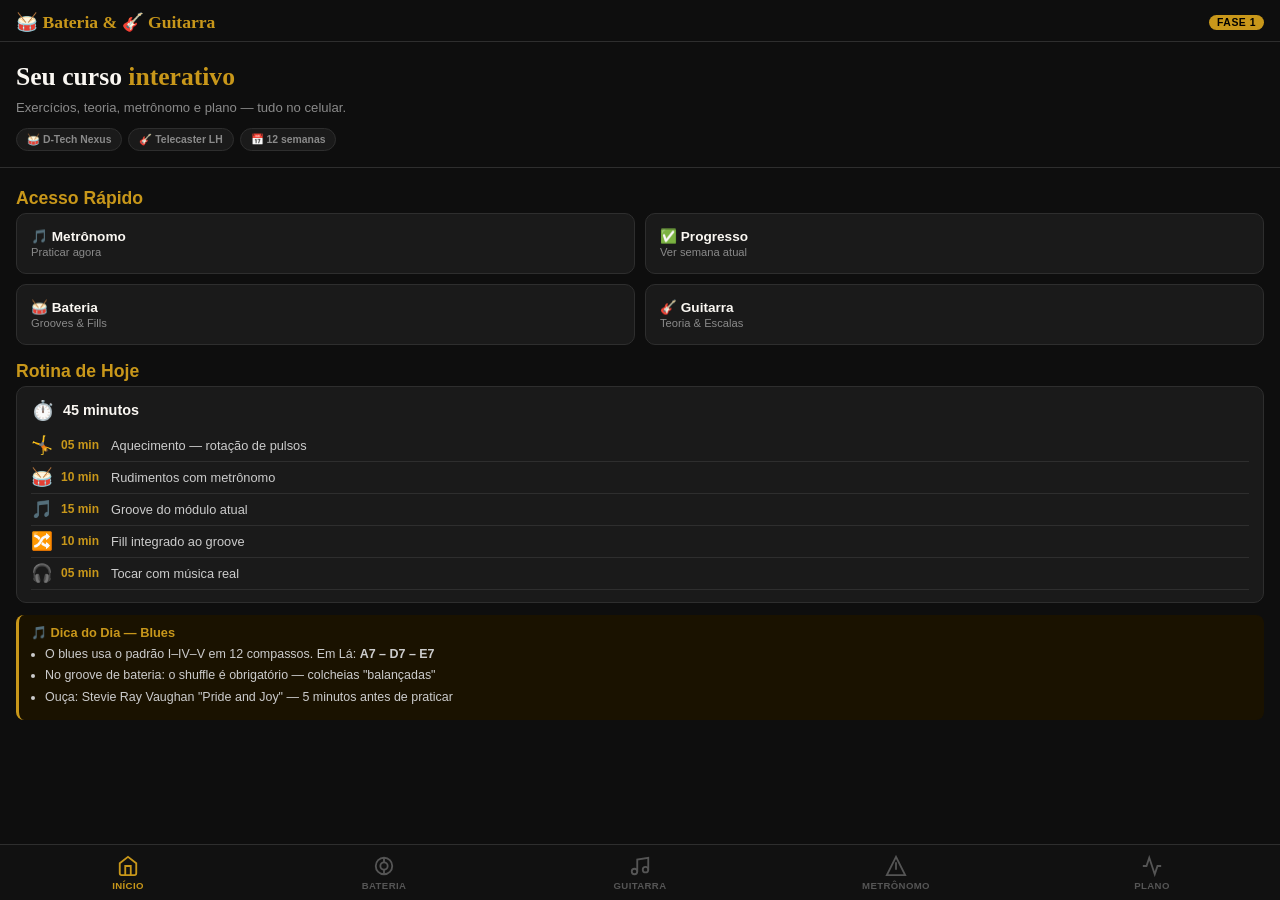
<file: index.html.html>
<!DOCTYPE html>
<html lang="pt-BR">
<head>
<meta charset="UTF-8">
<meta name="viewport" content="width=device-width, initial-scale=1.0, maximum-scale=1.0">
<meta name="apple-mobile-web-app-capable" content="yes">
<meta name="apple-mobile-web-app-status-bar-style" content="black">
<title>Bateria & Guitarra — Curso Interativo</title>
<style>
/* ── TOKENS ── */
:root {
  --bg: #0E0E0E;
  --surface: #1A1A1A;
  --surface2: #242424;
  --border: #2E2E2E;
  --gold: #C8971A;
  --gold2: #F0C040;
  --red: #C0392B;
  --slate: #4A90D9;
  --cream: #FAF7F2;
  --gray: #8A8A8A;
  --lgray: #555;
  --white: #FFFFFF;
  --font-display: 'Georgia', 'Times New Roman', serif;
  --font-body: -apple-system, 'Helvetica Neue', sans-serif;
  --radius: 10px;
  --tab-height: 56px;
}

/* ── RESET ── */
*, *::before, *::after { box-sizing: border-box; margin: 0; padding: 0; }
html { font-size: 16px; -webkit-text-size-adjust: 100%; }
body {
  background: var(--bg);
  color: var(--cream);
  font-family: var(--font-body);
  min-height: 100vh;
  padding-bottom: calc(var(--tab-height) + env(safe-area-inset-bottom));
  overflow-x: hidden;
}

/* ── HEADER ── */
.app-header {
  position: sticky; top: 0; z-index: 100;
  background: var(--bg);
  border-bottom: 1px solid var(--border);
  padding: 12px 16px 8px;
  display: flex; align-items: center; gap: 10px;
}
.app-header h1 {
  font-family: var(--font-display);
  font-size: 1.1rem; font-weight: 700;
  color: var(--gold);
  flex: 1;
}
.app-header .phase-badge {
  font-size: 0.65rem; font-weight: 700;
  background: var(--gold); color: #000;
  padding: 2px 8px; border-radius: 20px;
  text-transform: uppercase; letter-spacing: 0.05em;
}

/* ── BOTTOM NAV ── */
.bottom-nav {
  position: fixed; bottom: 0; left: 0; right: 0; z-index: 200;
  height: calc(var(--tab-height) + env(safe-area-inset-bottom));
  background: #111;
  border-top: 1px solid var(--border);
  display: flex;
  padding-bottom: env(safe-area-inset-bottom);
}
.nav-tab {
  flex: 1; display: flex; flex-direction: column;
  align-items: center; justify-content: center; gap: 3px;
  background: none; border: none; color: var(--lgray);
  font-size: 0.6rem; font-weight: 600; text-transform: uppercase;
  letter-spacing: 0.04em; cursor: pointer;
  transition: color 0.2s;
  -webkit-tap-highlight-color: transparent;
}
.nav-tab.active { color: var(--gold); }
.nav-tab svg { width: 22px; height: 22px; }

/* ── PAGES ── */
.page { display: none; padding: 0 0 16px; }
.page.active { display: block; }

/* ── SECTION ── */
.section { padding: 16px 16px 0; }
.section + .section { padding-top: 0; }

/* ── MODULE CARD ── */
.module-card {
  background: var(--surface);
  border: 1px solid var(--border);
  border-radius: var(--radius);
  margin: 12px 16px 0;
  overflow: hidden;
}
.module-header {
  display: flex; align-items: center; gap: 10px;
  padding: 12px 14px;
  cursor: pointer;
  -webkit-tap-highlight-color: transparent;
  user-select: none;
}
.module-header:active { background: var(--surface2); }
.module-num {
  width: 28px; height: 28px; border-radius: 50%;
  background: var(--gold); color: #000;
  font-weight: 800; font-size: 0.8rem;
  display: flex; align-items: center; justify-content: center;
  flex-shrink: 0;
}
.module-title { flex: 1; font-size: 0.9rem; font-weight: 600; }
.module-sub { font-size: 0.7rem; color: var(--gray); margin-top: 1px; }
.chevron {
  color: var(--lgray); font-size: 1rem;
  transition: transform 0.25s; flex-shrink: 0;
}
.module-card.open .chevron { transform: rotate(90deg); }
.module-body {
  display: none; padding: 0 14px 14px;
  border-top: 1px solid var(--border);
}
.module-card.open .module-body { display: block; }

/* ── PHASE BANNER ── */
.phase-banner {
  margin: 16px 16px 0;
  border-radius: var(--radius);
  padding: 10px 14px;
  display: flex; align-items: center; gap: 10px;
}
.phase-banner.gold { background: linear-gradient(135deg,#3A2800,#1A1200); border: 1px solid var(--gold); }
.phase-banner.slate { background: linear-gradient(135deg,#0A1A30,#050E1A); border: 1px solid var(--slate); }
.phase-banner.red { background: linear-gradient(135deg,#2A0800,#150400); border: 1px solid var(--red); }
.phase-banner .ph-num { font-family: var(--font-display); font-size: 2rem; font-weight: 700; line-height: 1; }
.phase-banner.gold .ph-num { color: var(--gold); }
.phase-banner.slate .ph-num { color: var(--slate); }
.phase-banner.red .ph-num { color: var(--red); }
.phase-banner .ph-info h3 { font-size: 0.9rem; font-weight: 700; margin-bottom: 2px; }
.phase-banner .ph-info p { font-size: 0.7rem; color: var(--gray); }

/* ── DRUM TAB ── */
.dtab-wrap {
  background: #FFFDF5;
  border: 1px solid #D4C080;
  border-radius: 8px;
  overflow-x: auto;
  margin: 10px 0;
  -webkit-overflow-scrolling: touch;
}
.dtab-title {
  font-size: 0.75rem; font-weight: 700; color: #1A1A1A;
  padding: 6px 8px 2px;
  border-bottom: 1px solid #E8D88A;
}
.dtab-bpm { font-weight: 400; color: #888; float: right; }
.dtab {
  display: table;
  min-width: 100%;
  border-collapse: collapse;
  padding: 4px 0;
}
.dtab-row {
  display: table-row;
}
.dtab-label {
  display: table-cell;
  font-size: 0.65rem; font-weight: 700; color: #2C3E50;
  padding: 0 6px;
  white-space: nowrap;
  vertical-align: middle;
  width: 32px;
}
.dtab-cells {
  display: table-cell;
  vertical-align: middle;
}
.dtab-cells-inner {
  display: flex;
}
.dtab-cell {
  width: 28px; height: 26px;
  display: flex; align-items: center; justify-content: center;
  font-size: 0.85rem;
  border-right: 1px solid #F0E8C0;
  flex-shrink: 0;
  position: relative;
}
.dtab-cell::after {
  content: '';
  position: absolute;
  top: 50%; left: 0; right: 0;
  height: 1px;
  background: #D8C878;
  pointer-events: none;
}
.dtab-cell.beat-start { border-right-color: #C8A840; }
.dtab-cell.bar-start { border-left: 2px solid #B89030; }
.sym-x { color: #1A1A1A; font-weight: 800; z-index: 1; position: relative; }
.sym-X { color: #C0392B; font-weight: 800; z-index: 1; position: relative; }
.sym-o { color: #C8971A; font-weight: 800; z-index: 1; position: relative; }
.sym-s { width: 14px; height: 14px; border-radius: 50%; background: #2C3E50; z-index: 1; position: relative; }
.sym-S { width: 14px; height: 14px; border-radius: 50%; background: #C0392B; z-index: 1; position: relative; }
.sym-b { width: 14px; height: 14px; border-radius: 50%; background: #1A1A1A; z-index: 1; position: relative; }
.sym-g { color: #999; font-size: 0.65rem; z-index: 1; position: relative; }
.sym-dot { color: #C8B880; font-size: 0.7rem; z-index: 1; position: relative; }
.sym-plus { color: #2C3E50; font-weight: 800; z-index: 1; position: relative; }
.dtab-beat-row {
  display: table-row;
}
.dtab-beat-label { display: table-cell; width: 32px; }
.dtab-beat-cells { display: table-cell; }
.dtab-beat-cells-inner { display: flex; }
.dtab-beat-cell {
  width: 28px; height: 16px;
  display: flex; align-items: center; justify-content: center;
  font-size: 0.55rem; color: #AAA; flex-shrink: 0;
}

/* ── MUSIC BOX ── */
.music-box {
  background: #111; border: 1px solid #333;
  border-radius: 8px; margin: 10px 0; overflow: hidden;
}
.music-box-header {
  background: var(--gold); color: #000;
  font-size: 0.7rem; font-weight: 800;
  padding: 5px 10px;
  text-transform: uppercase; letter-spacing: 0.05em;
}
.music-item {
  display: flex; align-items: center; gap: 8px;
  padding: 8px 10px;
  border-bottom: 1px solid #222;
}
.music-item:last-child { border-bottom: none; }
.music-note { font-size: 1rem; }
.music-info { flex: 1; }
.music-song { font-size: 0.8rem; font-weight: 700; color: var(--cream); }
.music-artist { font-size: 0.7rem; color: var(--gray); }
.music-tip { font-size: 0.65rem; color: var(--gold); margin-top: 1px; }

/* ── CALLOUT ── */
.callout {
  border-radius: 8px; margin: 10px 0;
  padding: 10px 12px;
  border-left: 3px solid;
}
.callout.gold { background: #1A1200; border-color: var(--gold); }
.callout.slate { background: #050E1A; border-color: var(--slate); }
.callout.red { background: #150400; border-color: var(--red); }
.callout-title { font-size: 0.8rem; font-weight: 700; margin-bottom: 6px; }
.callout.gold .callout-title { color: var(--gold); }
.callout.slate .callout-title { color: var(--slate); }
.callout.red .callout-title { color: var(--red); }
.callout ul { padding-left: 14px; }
.callout li { font-size: 0.78rem; color: #CCC; margin-bottom: 4px; line-height: 1.4; }

/* ── THEORY CARD ── */
.theory-card {
  background: var(--surface2);
  border: 1px solid var(--border);
  border-radius: 8px;
  padding: 12px;
  margin: 8px 0;
}
.theory-card h4 { font-size: 0.85rem; font-weight: 700; color: var(--gold); margin-bottom: 6px; }
.theory-card p, .theory-card li { font-size: 0.8rem; color: #CCC; line-height: 1.5; }
.theory-card ul { padding-left: 16px; }
.theory-card .formula {
  background: #0A0A0A; border: 1px solid var(--gold);
  border-radius: 6px; padding: 8px 12px;
  font-family: monospace; font-size: 0.85rem;
  color: var(--gold2); margin: 8px 0;
  letter-spacing: 0.05em;
}

/* ── CHROMATIC KEYBOARD ── */
.chromatic {
  display: flex; margin: 8px 0;
  overflow-x: auto;
  -webkit-overflow-scrolling: touch;
  gap: 2px;
  padding: 4px;
  background: #111; border-radius: 8px;
}
.key {
  min-width: 32px; height: 56px;
  border-radius: 4px; border: 1px solid #333;
  display: flex; flex-direction: column;
  align-items: center; justify-content: flex-end;
  padding-bottom: 4px;
  font-size: 0.6rem; font-weight: 700;
  flex-shrink: 0; cursor: pointer;
  transition: transform 0.1s;
  -webkit-tap-highlight-color: transparent;
}
.key:active { transform: scaleY(0.95); }
.key.natural { background: var(--cream); color: #222; }
.key.sharp { background: #1A1A1A; color: #CCC; height: 36px; }
.key.highlight { background: var(--gold) !important; color: #000 !important; }
.key.highlight2 { background: var(--slate) !important; color: white !important; }

/* ── INTERVAL GRID ── */
.interval-grid {
  display: grid; grid-template-columns: repeat(7, 1fr);
  gap: 3px; margin: 8px 0;
}
.interval-box {
  background: var(--surface2);
  border-radius: 6px; padding: 6px 4px;
  text-align: center;
  border: 1px solid var(--border);
}
.interval-box.root { background: var(--red); border-color: var(--red); }
.interval-box.important { border-color: var(--gold); }
.interval-name { font-size: 0.55rem; color: var(--gray); }
.interval-note { font-size: 0.9rem; font-weight: 800; color: var(--cream); }
.interval-box.root .interval-note, .interval-box.root .interval-name { color: white; }
.interval-st { font-size: 0.55rem; color: var(--gold); margin-top: 1px; }

/* ── PROGRESS TRACKER ── */
.progress-section {
  padding: 16px;
}
.week-card {
  background: var(--surface);
  border: 1px solid var(--border);
  border-radius: 8px;
  margin-bottom: 8px;
  overflow: hidden;
}
.week-header {
  display: flex; align-items: center; gap: 10px;
  padding: 10px 12px; cursor: pointer;
  -webkit-tap-highlight-color: transparent;
}
.week-header:active { background: var(--surface2); }
.week-num {
  width: 32px; height: 32px; border-radius: 50%;
  display: flex; align-items: center; justify-content: center;
  font-weight: 800; font-size: 0.85rem; flex-shrink: 0;
}
.week-num.done { background: #1A3A1A; color: #4CAF50; border: 2px solid #4CAF50; }
.week-num.current { background: var(--gold); color: #000; }
.week-num.future { background: var(--surface2); color: var(--gray); border: 2px solid var(--border); }
.week-info { flex: 1; }
.week-title { font-size: 0.85rem; font-weight: 600; }
.week-focus { font-size: 0.7rem; color: var(--gray); margin-top: 1px; }
.week-body {
  display: none; padding: 0 12px 12px;
  border-top: 1px solid var(--border);
}
.week-card.open .week-body { display: block; }
.week-body p { font-size: 0.8rem; color: #CCC; margin-top: 8px; line-height: 1.5; }
.checklist { margin-top: 8px; }
.check-item {
  display: flex; align-items: center; gap: 8px;
  padding: 6px 0;
  border-bottom: 1px solid var(--border);
  cursor: pointer;
  -webkit-tap-highlight-color: transparent;
}
.check-item:last-child { border-bottom: none; }
.check-box {
  width: 20px; height: 20px; border-radius: 4px;
  border: 2px solid var(--border);
  display: flex; align-items: center; justify-content: center;
  flex-shrink: 0; font-size: 0.8rem;
  transition: all 0.2s;
}
.check-item.checked .check-box { background: #4CAF50; border-color: #4CAF50; }
.check-label { font-size: 0.8rem; color: #CCC; flex: 1; }
.check-item.checked .check-label { text-decoration: line-through; color: var(--lgray); }

/* ── METRONOME ── */
.metronome {
  background: var(--surface);
  border: 1px solid var(--border);
  border-radius: var(--radius);
  margin: 12px 16px 0;
  padding: 16px;
}
.metro-display {
  text-align: center; margin-bottom: 16px;
}
.metro-bpm {
  font-family: var(--font-display);
  font-size: 4rem; font-weight: 700;
  color: var(--gold); line-height: 1;
}
.metro-label { font-size: 0.7rem; color: var(--gray); text-transform: uppercase; letter-spacing: 0.1em; }
.metro-beat-vis {
  display: flex; gap: 6px; justify-content: center; margin: 12px 0;
}
.beat-dot {
  width: 14px; height: 14px; border-radius: 50%;
  background: var(--surface2); border: 2px solid var(--border);
  transition: all 0.05s;
}
.beat-dot.active { background: var(--gold); border-color: var(--gold); transform: scale(1.3); }
.beat-dot.accent { background: var(--red); border-color: var(--red); }
.metro-controls {
  display: flex; align-items: center; gap: 10px;
}
.metro-btn {
  background: none; border: 2px solid var(--border);
  border-radius: 8px; padding: 10px 16px;
  color: var(--cream); font-size: 0.9rem; font-weight: 700;
  cursor: pointer; -webkit-tap-highlight-color: transparent;
  transition: all 0.15s;
}
.metro-btn:active { background: var(--surface2); }
.metro-btn.play { background: var(--gold); border-color: var(--gold); color: #000; flex: 1; }
.metro-btn.play.running { background: var(--red); border-color: var(--red); color: white; }
.metro-slider { flex: 1; -webkit-appearance: none; appearance: none; height: 4px; border-radius: 2px; background: var(--border); outline: none; }
.metro-slider::-webkit-slider-thumb { -webkit-appearance: none; width: 20px; height: 20px; border-radius: 50%; background: var(--gold); cursor: pointer; }
.metro-sig { display: flex; gap: 6px; margin-top: 10px; flex-wrap: wrap; }
.metro-sig button {
  flex: 1; min-width: 60px;
  background: var(--surface2); border: 1px solid var(--border);
  border-radius: 6px; padding: 6px; color: var(--cream);
  font-size: 0.75rem; font-weight: 700; cursor: pointer;
  -webkit-tap-highlight-color: transparent;
}
.metro-sig button.active { background: var(--gold); color: #000; border-color: var(--gold); }

/* ── FRETBOARD ── */
.fretboard-wrap {
  overflow-x: auto;
  background: #FFFDF5;
  border-radius: 8px;
  margin: 8px 0;
  padding: 8px 0;
  -webkit-overflow-scrolling: touch;
}
.fretboard {
  display: grid;
  grid-template-columns: 28px repeat(13, 38px);
  grid-template-rows: repeat(6, 32px);
  min-width: fit-content;
  padding: 0 8px;
  position: relative;
}
.fb-label {
  font-size: 0.7rem; font-weight: 800; color: #8B6914;
  display: flex; align-items: center; justify-content: flex-end;
  padding-right: 6px;
}
.fb-cell {
  position: relative;
  display: flex; align-items: center; justify-content: center;
  border-right: 1px solid #C0A050;
}
.fb-cell::after {
  content: '';
  position: absolute;
  top: 50%; left: 0; right: 0; height: 1px;
  background: #C8A060;
}
.fb-cell:last-child { border-right: 2px solid #8B6914; }
.fb-note {
  width: 24px; height: 24px; border-radius: 50%;
  display: flex; align-items: center; justify-content: center;
  font-size: 0.65rem; font-weight: 800;
  z-index: 1; position: relative;
  cursor: pointer; -webkit-tap-highlight-color: transparent;
}
.fb-note.root { background: #C0392B; color: white; }
.fb-note.scale { background: #2E7D32; color: white; }
.fb-note.scale2 { background: #4A90D9; color: white; }
.fb-note.blues { background: #8B4513; color: white; }
.fb-nut { border-left: 4px solid #5C3A00; }
.fb-fret-num {
  font-size: 0.6rem; color: #8B6914;
  display: flex; align-items: flex-start; justify-content: center;
  padding-top: 2px;
}
.inlay {
  position: absolute; width: 8px; height: 8px;
  border-radius: 50%; background: #E8D080;
  top: 50%; left: 50%; transform: translate(-50%, -50%);
  z-index: 0;
}

/* ── SCALE SELECTOR ── */
.scale-selector {
  display: flex; gap: 6px; flex-wrap: wrap; margin: 8px 0;
}
.scale-btn {
  background: var(--surface2); border: 1px solid var(--border);
  border-radius: 20px; padding: 5px 12px;
  font-size: 0.75rem; color: var(--cream); cursor: pointer;
  -webkit-tap-highlight-color: transparent;
  transition: all 0.15s;
}
.scale-btn.active { background: var(--gold); border-color: var(--gold); color: #000; font-weight: 700; }

/* ── TYPOGRAPHY ── */
h2 { font-size: 1.1rem; font-weight: 700; color: var(--gold); padding: 16px 16px 4px; }
h3 { font-size: 0.95rem; font-weight: 700; color: var(--cream); margin: 12px 0 6px; }
p { font-size: 0.82rem; color: #CCC; line-height: 1.5; margin: 6px 0; }
.tag {
  display: inline-block;
  font-size: 0.6rem; font-weight: 700; text-transform: uppercase;
  padding: 2px 7px; border-radius: 20px; margin: 2px 2px 2px 0;
}
.tag-gold { background: #2A1E00; color: var(--gold); border: 1px solid var(--gold); }
.tag-slate { background: #05101A; color: var(--slate); border: 1px solid var(--slate); }
.tag-red { background: #150400; color: var(--red); border: 1px solid var(--red); }

/* ── SCROLL HINT ── */
.scroll-hint { font-size: 0.65rem; color: var(--lgray); padding: 4px 0 0; text-align: right; }

/* ── HERO ── */
.hero {
  padding: 20px 16px 16px;
  border-bottom: 1px solid var(--border);
  margin-bottom: 4px;
}
.hero h2 {
  font-family: var(--font-display);
  font-size: 1.6rem; padding: 0; margin-bottom: 4px;
  color: var(--cream);
}
.hero h2 span { color: var(--gold); }
.hero p { font-size: 0.82rem; color: var(--gray); }
.hero-badges { display: flex; gap: 6px; margin-top: 10px; flex-wrap: wrap; }
.hero-badge {
  font-size: 0.65rem; font-weight: 700;
  padding: 4px 10px; border-radius: 20px;
  background: var(--surface); border: 1px solid var(--border);
  color: var(--gray);
}

/* ── DIVIDER ── */
.divider {
  border: none; border-top: 1px solid var(--border);
  margin: 14px 0;
}
</style>
</head>
<body>

<!-- ══════════════ HEADER ══════════════ -->
<header class="app-header">
  <h1>🥁 Bateria & 🎸 Guitarra</h1>
  <span class="phase-badge" id="currentPhase">Fase 1</span>
</header>

<!-- ══════════════ PAGES ══════════════ -->

<!-- ── PAGE: HOME ── -->
<div class="page active" id="page-home">
  <div class="hero">
    <h2>Seu curso <span>interativo</span></h2>
    <p>Exercícios, teoria, metrônomo e plano — tudo no celular.</p>
    <div class="hero-badges">
      <span class="hero-badge">🥁 D-Tech Nexus</span>
      <span class="hero-badge">🎸 Telecaster LH</span>
      <span class="hero-badge">📅 12 semanas</span>
    </div>
  </div>

  <!-- Quick access -->
  <h2>Acesso Rápido</h2>
  <div style="display:grid; grid-template-columns:1fr 1fr; gap:10px; padding:0 16px;">
    <button onclick="goToTab('metronomepage')" style="background:var(--surface);border:1px solid var(--border);border-radius:var(--radius);padding:14px;color:var(--cream);font-size:0.85rem;font-weight:700;cursor:pointer;text-align:left;">
      🎵 Metrônomo<br><span style="font-size:0.7rem;color:var(--gray);font-weight:400;">Praticar agora</span>
    </button>
    <button onclick="goToTab('progresspage')" style="background:var(--surface);border:1px solid var(--border);border-radius:var(--radius);padding:14px;color:var(--cream);font-size:0.85rem;font-weight:700;cursor:pointer;text-align:left;">
      ✅ Progresso<br><span style="font-size:0.7rem;color:var(--gray);font-weight:400;">Ver semana atual</span>
    </button>
    <button onclick="goToTab('bateriapage')" style="background:var(--surface);border:1px solid var(--border);border-radius:var(--radius);padding:14px;color:var(--cream);font-size:0.85rem;font-weight:700;cursor:pointer;text-align:left;">
      🥁 Bateria<br><span style="font-size:0.7rem;color:var(--gray);font-weight:400;">Grooves & Fills</span>
    </button>
    <button onclick="goToTab('guitarrapage')" style="background:var(--surface);border:1px solid var(--border);border-radius:var(--radius);padding:14px;color:var(--cream);font-size:0.85rem;font-weight:700;cursor:pointer;text-align:left;">
      🎸 Guitarra<br><span style="font-size:0.7rem;color:var(--gray);font-weight:400;">Teoria & Escalas</span>
    </button>
  </div>

  <!-- Rotina diária -->
  <h2>Rotina de Hoje</h2>
  <div class="module-card" style="margin:0 16px 8px;">
    <div style="padding:12px 14px;">
      <div style="display:flex;gap:8px;align-items:center;margin-bottom:8px;">
        <span style="font-size:1.2rem;">⏱️</span>
        <span style="font-size:0.9rem;font-weight:700;">45 minutos</span>
      </div>
      <div id="routineItems"></div>
    </div>
  </div>

  <!-- Blues tip -->
  <div class="callout gold" style="margin:12px 16px 0;">
    <div class="callout-title">🎵 Dica do Dia — Blues</div>
    <ul>
      <li>O blues usa o padrão I–IV–V em 12 compassos. Em Lá: <strong>A7 – D7 – E7</strong></li>
      <li>No groove de bateria: o shuffle é obrigatório — colcheias "balançadas"</li>
      <li>Ouça: Stevie Ray Vaughan "Pride and Joy" — 5 minutos antes de praticar</li>
    </ul>
  </div>
</div>

<!-- ── PAGE: BATERIA ── -->
<div class="page" id="page-bateria">
  <div class="phase-banner gold">
    <div class="ph-num">1</div>
    <div class="ph-info">
      <h3>FASE 1 — Iniciante</h3>
      <p>Semanas 1–4 · Rock básico</p>
    </div>
  </div>

  <!-- MÓDULO BLUES -->
  <div class="module-card">
    <div class="module-header" onclick="toggleModule(this)">
      <div class="module-num" style="background:var(--red);">B</div>
      <div>
        <div class="module-title">MÓDULO BLUES — Teoria e Prática</div>
        <div class="module-sub">Shuffle, 12 compassos, Swing</div>
      </div>
      <div class="chevron">›</div>
    </div>
    <div class="module-body">
      <h3>O que é o Blues na Bateria?</h3>
      <p>O blues se baseia em 3 elementos: o <strong>shuffle rítmico</strong> (colcheias "balançadas"), o <strong>12-bar form</strong> (estrutura de 12 compassos) e a <strong>dinâmica expressiva</strong>. O baterista de blues é o coração emocional da banda.</p>

      <div class="theory-card">
        <h4>A Estrutura dos 12 Compassos</h4>
        <p>O blues padrão em Lá (A) repete esta sequência:</p>
        <div class="formula">
 C1–4:  A7  A7  A7  A7  (Tônica — 4 comp.)
 C5–6:  D7  D7          (Subdominante — 2 comp.)
 C7–8:  A7  A7          (Tônica — 2 comp.)
 C9:    E7              (Dominante)
 C10:   D7              (Subdominante)
 C11–12: A7  E7         (Tônica + turnaround)
        </div>
        <p>Na bateria: você toca 12 compassos de shuffle e recomeça. A estrutura se repete várias vezes.</p>
      </div>

      <h3>Groove de Blues Shuffle</h3>
      <p>O shuffle usa tripletos: a colcheia fica longa-curta em vez de igual. Conte: <strong>"1-la-li 2-la-li 3-la-li 4-la-li"</strong>. Você toca no "1" e no "li".</p>

      <div id="tab-blues-shuffle"></div>

      <div class="music-box">
        <div class="music-box-header">🎵 MÚSICAS ESSENCIAIS DE BLUES</div>
        <div class="music-item">
          <span class="music-note">♪</span>
          <div class="music-info">
            <div class="music-song">Pride and Joy</div>
            <div class="music-artist">Stevie Ray Vaughan</div>
            <div class="music-tip">Shuffle médio perfeito para estudar</div>
          </div>
        </div>
        <div class="music-item">
          <span class="music-note">♪</span>
          <div class="music-info">
            <div class="music-song">Sweet Home Chicago</div>
            <div class="music-artist">Robert Johnson / Blues Brothers</div>
            <div class="music-tip">Shuffle lento — ideal para iniciante</div>
          </div>
        </div>
        <div class="music-item">
          <span class="music-note">♪</span>
          <div class="music-info">
            <div class="music-song">Hound Dog</div>
            <div class="music-artist">Elvis Presley</div>
            <div class="music-tip">Shuffle simples e direto</div>
          </div>
        </div>
        <div class="music-item">
          <span class="music-note">♪</span>
          <div class="music-info">
            <div class="music-song">The Thrill is Gone</div>
            <div class="music-artist">B.B. King</div>
            <div class="music-tip">Blues lento — dinâmica e expressão</div>
          </div>
        </div>
        <div class="music-item">
          <span class="music-note">♪</span>
          <div class="music-info">
            <div class="music-song">Boom Boom</div>
            <div class="music-artist">John Lee Hooker</div>
            <div class="music-tip">Groove pesado, bumbo forte</div>
          </div>
        </div>
      </div>

      <h3>Groove de Blues Rápido (Uptempo)</h3>
      <div id="tab-blues-up"></div>

      <h3>Blues em 6/8 — Slow Blues</h3>
      <p>O slow blues usa compasso 6/8. Cada tempo tem 3 colcheias. Sensação de balanço mais lento e pesado:</p>
      <div id="tab-blues-68"></div>

      <div class="callout red">
        <div class="callout-title">⚠️ Erro Comum no Shuffle</div>
        <ul>
          <li>Não toque colcheias iguais — o shuffle DEVE ser desigual (longo-curto)</li>
          <li>O hihat não fecha completamente entre os tripletos — deixe "respirar"</li>
          <li>Ouça MUITO blues antes de tocar — o groove entra pelo ouvido, não pela cabeça</li>
        </ul>
      </div>
    </div>
  </div>

  <!-- MÓDULO GROOVES -->
  <div class="module-card">
    <div class="module-header" onclick="toggleModule(this)">
      <div class="module-num">1</div>
      <div>
        <div class="module-title">Grooves Essenciais</div>
        <div class="module-sub">Rock, Half-time, Funk básico</div>
      </div>
      <div class="chevron">›</div>
    </div>
    <div class="module-body">
      <h3>G01 — Rock Básico</h3>
      <p>HH constante, caixa nos tempos 2 e 4, bumbo nos tempos 1 e 3.</p>
      <div id="tab-g01"></div>
      <div class="music-box">
        <div class="music-box-header">🎵 TOQUE COM ESTAS MÚSICAS</div>
        <div class="music-item"><span class="music-note">♪</span><div class="music-info"><div class="music-song">Back in Black</div><div class="music-artist">AC/DC</div><div class="music-tip">Rock puro</div></div></div>
        <div class="music-item"><span class="music-note">♪</span><div class="music-info"><div class="music-song">We Will Rock You</div><div class="music-artist">Queen</div><div class="music-tip">Groove simplificado</div></div></div>
      </div>
      <hr class="divider">
      <h3>G06 — Half-Time Feel</h3>
      <p>Caixa apenas no tempo 3. Sensação de câmera lenta.</p>
      <div id="tab-g06"></div>
      <div class="music-box">
        <div class="music-box-header">🎵 HALF-TIME</div>
        <div class="music-item"><span class="music-note">♪</span><div class="music-info"><div class="music-song">In the Air Tonight</div><div class="music-artist">Phil Collins</div><div class="music-tip">Entrada icônica da caixa</div></div></div>
      </div>
      <hr class="divider">
      <h3>G10 — Funk Básico</h3>
      <p>Semicolcheias no HH, ghost notes (parênteses) na caixa.</p>
      <div id="tab-g10"></div>
      <div class="music-box">
        <div class="music-box-header">🎵 FUNK</div>
        <div class="music-item"><span class="music-note">♪</span><div class="music-info"><div class="music-song">Superstition</div><div class="music-artist">Stevie Wonder</div><div class="music-tip">Funk icônico</div></div></div>
        <div class="music-item"><span class="music-note">♪</span><div class="music-info"><div class="music-song">Sex Machine</div><div class="music-artist">James Brown</div><div class="music-tip">O groove de funk original</div></div></div>
      </div>
    </div>
  </div>

  <!-- MÓDULO RUDIMENTOS -->
  <div class="module-card">
    <div class="module-header" onclick="toggleModule(this)">
      <div class="module-num">2</div>
      <div>
        <div class="module-title">Rudimentos</div>
        <div class="module-sub">Single, Double, Paradiddle, Flam</div>
      </div>
      <div class="chevron">›</div>
    </div>
    <div class="module-body">
      <h3>R1 — Single Stroke</h3>
      <p>RLRL alternado. Base de tudo. Metrônomo: 60→120 BPM.</p>
      <div id="tab-r1"></div>
      <h3>R3 — Paradiddle</h3>
      <p>RLRR LRLL. Acente o primeiro toque (^). 60→110 BPM.</p>
      <div id="tab-r3"></div>
      <div class="callout gold">
        <div class="callout-title">⏱️ Regra dos Rudimentos</div>
        <ul>
          <li>Metrônomo SEMPRE — sem ele não é prática</li>
          <li>Aumente 5 BPM só após 3 sessões perfeitas</li>
          <li>15 min/dia > 1 hora por semana</li>
        </ul>
      </div>
    </div>
  </div>

  <!-- MÓDULO FILLS -->
  <div class="module-card">
    <div class="module-header" onclick="toggleModule(this)">
      <div class="module-num">3</div>
      <div>
        <div class="module-title">Fills (Viradas)</div>
        <div class="module-sub">Integração com o groove</div>
      </div>
      <div class="chevron">›</div>
    </div>
    <div class="module-body">
      <h3>F01 — Descida nos Toms</h3>
      <div id="tab-f01"></div>
      <div class="callout slate">
        <div class="callout-title">Como Integrar</div>
        <ul>
          <li>Fórmula: 3 compassos de groove + 1 fill. Repita 10x.</li>
          <li>Crash no tempo 1 APÓS o fill — marca nova seção</li>
          <li>Conte internamente: "1-2-3-FILL"</li>
        </ul>
      </div>
    </div>
  </div>
</div>

<!-- ── PAGE: GUITARRA ── -->
<div class="page" id="page-guitarra">
  <h2>Teoria Musical</h2>

  <div class="module-card">
    <div class="module-header" onclick="toggleModule(this)">
      <div class="module-num" style="background:var(--slate);">T</div>
      <div>
        <div class="module-title">As 12 Notas</div>
        <div class="module-sub">Cromático, tons e semitons</div>
      </div>
      <div class="chevron">›</div>
    </div>
    <div class="module-body">
      <p>O sistema ocidental usa <strong>12 notas</strong>. Cada casa na guitarra = 1 semitom. 12 casas = 1 oitava.</p>
      <p class="scroll-hint">← deslize para ver todas →</p>
      <div class="chromatic" id="chromaticRow"></div>
      <div class="theory-card">
        <h4>⚠️ Regra Crítica</h4>
        <p>Entre <strong>E→F</strong> e <strong>B→C</strong> NÃO há nota. São semitons diretos sem # entre eles. Isso define o padrão de todas as escalas.</p>
      </div>
      <h3>Intervalos Fundamentais</h3>
      <div class="interval-grid" id="intervalGrid"></div>
    </div>
  </div>

  <div class="module-card">
    <div class="module-header" onclick="toggleModule(this)">
      <div class="module-num" style="background:var(--slate);">E</div>
      <div>
        <div class="module-title">Escalas no Braço</div>
        <div class="module-sub">Pentatônica, Maior, Blues</div>
      </div>
      <div class="chevron">›</div>
    </div>
    <div class="module-body">
      <div class="scale-selector" id="scaleSelector"></div>
      <p class="scroll-hint">← deslize o braço →</p>
      <div class="fretboard-wrap">
        <div class="fretboard" id="fretboard"></div>
      </div>
      <div id="scaleLegend" class="theory-card" style="margin-top:8px;"></div>
    </div>
  </div>

  <div class="module-card">
    <div class="module-header" onclick="toggleModule(this)">
      <div class="module-num" style="background:var(--red);">🎵</div>
      <div>
        <div class="module-title">Blues na Guitarra</div>
        <div class="module-sub">Escala, licks e progressão</div>
      </div>
      <div class="chevron">›</div>
    </div>
    <div class="module-body">
      <div class="theory-card">
        <h4>A Escala de Blues em Lá</h4>
        <p>Pentatônica menor + a <strong>blue note</strong> (Eb/D# — o trítono). Em Lá:</p>
        <div class="formula">A – C – D – Eb – E – G</div>
        <p>A blue note (Eb) é o que dá o "sabor" do blues. Ela cria tensão que resolve para E.</p>
      </div>
      <div class="music-box">
        <div class="music-box-header">🎵 IMPROVISAR SOBRE BLUES EM LÁ</div>
        <div class="music-item"><span class="music-note">♪</span><div class="music-info"><div class="music-song">Use Am Pentatônica + blue note</div><div class="music-artist">Busque: "A blues backing track 12 bar" no YouTube</div><div class="music-tip">Toque livremente sobre a progressão I–IV–V em Lá</div></div></div>
      </div>
      <div class="theory-card">
        <h4>Progressão I–IV–V em Lá</h4>
        <div class="formula">
I   = A7   (Lá com 7ª dominante)
IV  = D7   (Ré com 7ª dominante)
V   = E7   (Mi com 7ª dominante)
        </div>
        <p>Os acordes de blues usam a 7ª dominante — soa mais "azul" que o acorde maior simples.</p>
      </div>
    </div>
  </div>

  <div class="module-card">
    <div class="module-header" onclick="toggleModule(this)">
      <div class="module-num" style="background:var(--slate);">A</div>
      <div>
        <div class="module-title">Acordes e Cifras</div>
        <div class="module-sub">Teoria + Diagramas</div>
      </div>
      <div class="chevron">›</div>
    </div>
    <div class="module-body">
      <div class="theory-card">
        <h4>Como Funciona um Acorde</h4>
        <p>Todo acorde = raiz + terça + quinta. O que muda é a terça:</p>
        <div class="formula">
Maior = Raiz + 4st + 3st  → alegre
Menor = Raiz + 3st + 4st  → triste
Power = Raiz + 7st        → neutro (rock)
        </div>
      </div>
      <div class="theory-card">
        <h4>Progressão I–V–vi–IV</h4>
        <p>A progressão mais usada do pop moderno:</p>
        <div class="formula">G – D – Em – C</div>
        <p>Centenas de músicas usam esta progressão. Experimente tocar os 4 acordes em loop.</p>
      </div>
    </div>
  </div>
</div>

<!-- ── PAGE: METRÔNOMO ── -->
<div class="page" id="page-metronomo">
  <h2>Metrônomo</h2>
  <div class="metronome">
    <div class="metro-display">
      <div class="metro-bpm" id="metroBpm">80</div>
      <div class="metro-label">BPM</div>
    </div>
    <div class="metro-beat-vis" id="beatVis"></div>
    <div style="display:flex;gap:8px;align-items:center;margin-bottom:10px;">
      <button class="metro-btn" onclick="changeBpm(-5)">−5</button>
      <input type="range" class="metro-slider" id="bpmSlider" min="40" max="220" value="80" oninput="setBpm(this.value)">
      <button class="metro-btn" onclick="changeBpm(5)">+5</button>
    </div>
    <button class="metro-btn play" id="metroPlayBtn" onclick="toggleMetro()">▶ TOCAR</button>
    <div class="metro-sig" id="metroSig"></div>
  </div>

  <h2>Referências de BPM</h2>
  <div class="module-card" style="margin:0 16px 8px;">
    <div style="padding:10px 14px;">
      <div id="bpmRefs"></div>
    </div>
  </div>
</div>

<!-- ── PAGE: PROGRESSO ── -->
<div class="page" id="page-progresso">
  <h2>Plano 12 Semanas</h2>
  <div class="progress-section" id="weekList"></div>
</div>

<!-- ══════════════ BOTTOM NAV ══════════════ -->
<nav class="bottom-nav">
  <button class="nav-tab active" onclick="goToTab('home')" id="tab-home">
    <svg viewBox="0 0 24 24" fill="none" stroke="currentColor" stroke-width="2"><path d="M3 9l9-7 9 7v11a2 2 0 01-2 2H5a2 2 0 01-2-2z"/><polyline points="9 22 9 12 15 12 15 22"/></svg>
    Início
  </button>
  <button class="nav-tab" onclick="goToTab('bateria')" id="tab-bateria">
    <svg viewBox="0 0 24 24" fill="none" stroke="currentColor" stroke-width="2"><circle cx="12" cy="12" r="9"/><circle cx="12" cy="12" r="4"/><line x1="12" y1="3" x2="12" y2="8"/><line x1="12" y1="16" x2="12" y2="21"/></svg>
    Bateria
  </button>
  <button class="nav-tab" onclick="goToTab('guitarra')" id="tab-guitarra">
    <svg viewBox="0 0 24 24" fill="none" stroke="currentColor" stroke-width="2"><path d="M9 18V5l12-2v13"/><circle cx="6" cy="18" r="3"/><circle cx="18" cy="16" r="3"/></svg>
    Guitarra
  </button>
  <button class="nav-tab" onclick="goToTab('metronomo')" id="tab-metronomo">
    <svg viewBox="0 0 24 24" fill="none" stroke="currentColor" stroke-width="2"><polygon points="12 2 2 22 22 22"/><line x1="12" y1="8" x2="12" y2="16"/></svg>
    Metrônomo
  </button>
  <button class="nav-tab" onclick="goToTab('progresso')" id="tab-progresso">
    <svg viewBox="0 0 24 24" fill="none" stroke="currentColor" stroke-width="2"><polyline points="22 12 18 12 15 21 9 3 6 12 2 12"/></svg>
    Plano
  </button>
</nav>

<script>
// ══════════════ NAVIGATION ══════════════
const pages = { home:'page-home', bateria:'page-bateria', guitarra:'page-guitarra', metronomo:'page-metronomo', progresso:'page-progresso' };
const tabIds = { home:'tab-home', bateria:'tab-bateria', guitarra:'tab-guitarra', metronomo:'tab-metronomo', progresso:'tab-progresso' };

function goToTab(name) {
  Object.values(pages).forEach(id => { const el = document.getElementById(id); if(el) el.classList.remove('active'); });
  Object.values(tabIds).forEach(id => { const el = document.getElementById(id); if(el) el.classList.remove('active'); });
  const page = document.getElementById(pages[name]);
  const tab = document.getElementById(tabIds[name]);
  if(page) { page.classList.add('active'); page.scrollTop = 0; window.scrollTo(0,0); }
  if(tab) tab.classList.add('active');
}

function toggleModule(header) {
  header.parentElement.classList.toggle('open');
}

// ══════════════ DRUM TAB BUILDER ══════════════
function buildTab(containerId, tracks, title, bpm, beats) {
  const el = document.getElementById(containerId);
  if (!el) return;

  const beatLabels8  = ['1','+','2','+','3','+','4','+'];
  const beatLabels16 = ['1','e','+','a','2','e','+','a','3','e','+','a','4','e','+','a'];
  const beatLabels12 = ['1','la','li','2','la','li','3','la','li','4','la','li'];
  let labels = beats===16 ? beatLabels16 : beats===12 ? beatLabels12 : beatLabels8;

  let html = `<div class="dtab-wrap">`;
  if(title) html += `<div class="dtab-title">${title}<span class="dtab-bpm">♩= ${bpm}</span></div>`;
  html += `<div class="dtab">`;

  // beat-count row
  html += `<div class="dtab-beat-row"><div class="dtab-beat-label"></div><div class="dtab-beat-cells"><div class="dtab-beat-cells-inner">`;
  for(let i=0; i<beats; i++) {
    const isBar = (beats===8 && i%2===0) || (beats===16 && i%4===0) || (beats===12 && i%3===0);
    html += `<div class="dtab-beat-cell" style="${isBar?'font-weight:700;color:#AAA':''}">${labels[i]}</div>`;
  }
  html += `</div></div></div>`;

  // track rows
  tracks.forEach(([label, pattern]) => {
    const syms = pattern.split(' ').filter(s=>s!=='');
    html += `<div class="dtab-row"><div class="dtab-label">${label}</div><div class="dtab-cells"><div class="dtab-cells-inner">`;
    for(let i=0; i<beats; i++) {
      const sym = syms[i] || '-';
      const isBar = (beats===8 && i%2===0)||(beats===16 && i%4===0)||(beats===12 && i%3===0);
      let inner = '';
      if(sym==='x') inner = `<span class="sym-x">×</span>`;
      else if(sym==='X') inner = `<span class="sym-X">×</span>`;
      else if(sym==='o') inner = `<span class="sym-o">○</span>`;
      else if(sym==='s') inner = `<div class="sym-s"></div>`;
      else if(sym==='S') inner = `<div class="sym-S"></div>`;
      else if(sym==='b') inner = `<div class="sym-b"></div>`;
      else if(sym==='g') inner = `<span class="sym-g">(×)</span>`;
      else if(sym==='+') inner = `<span class="sym-plus">+</span>`;
      else if(sym==='-') inner = `<span class="sym-dot">–</span>`;
      html += `<div class="dtab-cell${isBar?' beat-start':''}">${inner}</div>`;
    }
    html += `</div></div></div>`;
  });

  html += `</div></div>`;
  el.innerHTML = html;
}

// ══════════════ TABS DATA ══════════════
function initTabs() {
  buildTab('tab-blues-shuffle',
    [['HH','x - x x - x x - x x - x'],
     ['SN','- - - s - - - - - s - -'],
     ['BD','b - - - - - b - - - - -']],
    'Blues Shuffle — 12 subdivisões (tripletos)', '70–95', 12);

  buildTab('tab-blues-up',
    [['HH','x - x x - x x - x x - x'],
     ['SN','- - - s - - - - - s - -'],
     ['BD','b - - - - - b - x - - -']],
    'Blues Uptempo — bumbo mais ativo', '90–120', 12);

  buildTab('tab-blues-68',
    [['HH','x x x x x x'],
     ['SN','- - - s - -'],
     ['BD','b - - - - -']],
    'Slow Blues 6/8 — 6 colcheias por compasso', '50–70', 6);

  buildTab('tab-g01',
    [['HH','x x x x x x x x'],
     ['SN','- - s - - - s -'],
     ['BD','b - - - b - - -']],
    'G01 — Rock Básico', '60→100', 8);

  buildTab('tab-g06',
    [['HH','x x x x x x x x'],
     ['SN','- - - - s - - -'],
     ['BD','b - b - - - b -']],
    'G06 — Half-Time (caixa no tempo 3)', '70→110', 8);

  buildTab('tab-g10',
    [['HH','x x x x x x x x x x x x x x x x'],
     ['SN','- - - - s - g - - - - - s - - g'],
     ['BD','b - - x - - - - b - - - - - - -']],
    'G10 — Funk (g = ghost note, quase inaudível)', '50→80', 16);

  buildTab('tab-r1',
    [['MÃO','R L R L R L R L'],
     ['SN','x x x x x x x x']],
    'R1 — Single Stroke (RLRL)', '60→120', 8);

  buildTab('tab-r3',
    [['MÃO','R L R R L R L L'],
     ['SN','S x x x S x x x']],
    'R3 — Paradiddle (S = acento)', '60→110', 8);

  buildTab('tab-f01',
    [['HH','x x x x x x - -'],
     ['T1','- - - - - x - -'],
     ['FT','- - - - - - x -'],
     ['SN','- - s - - - - -'],
     ['BD','b - - - - - - b']],
    'F01 — Descida nos Toms + Crash no início do próximo', '70→90', 8);
}

// ══════════════ CHROMATIC KEYBOARD ══════════════
function initChromatic() {
  const notes = ['C','C#','D','D#','E','F','F#','G','G#','A','A#','B'];
  const naturals = new Set(['C','D','E','F','G','A','B']);
  const el = document.getElementById('chromaticRow');
  if(!el) return;
  el.innerHTML = notes.map((n,i) => {
    const nat = naturals.has(n);
    const label = n.includes('#') ? n[0]+'#' : n;
    return `<div class="key ${nat?'natural':'sharp'}">${label}<br><span style="font-size:0.5rem;color:#888">${i}</span></div>`;
  }).join('');
}

// ══════════════ INTERVAL GRID ══════════════
function initIntervals() {
  const intervals = [
    {name:'Uníssono',note:'C',st:0,imp:false,root:true},
    {name:'2ª M',note:'D',st:2,imp:false},
    {name:'3ª m',note:'Eb',st:3,imp:true},
    {name:'3ª M',note:'E',st:4,imp:true},
    {name:'4ª J',note:'F',st:5,imp:false},
    {name:'Trítono',note:'F#',st:6,imp:true},
    {name:'5ª J',note:'G',st:7,imp:true},
    {name:'6ª M',note:'A',st:9,imp:false},
    {name:'7ª m',note:'Bb',st:10,imp:false},
    {name:'7ª M',note:'B',st:11,imp:false},
    {name:'Oitava',note:'C\'',st:12,imp:false},
  ];
  const el = document.getElementById('intervalGrid');
  if(!el) return;
  el.style.gridTemplateColumns = `repeat(${Math.min(intervals.length,6)}, 1fr)`;
  el.innerHTML = intervals.map(iv =>
    `<div class="interval-box${iv.root?' root':iv.imp?' important':''}">
      <div class="interval-name">${iv.name}</div>
      <div class="interval-note">${iv.note}</div>
      <div class="interval-st">+${iv.st}st</div>
    </div>`
  ).join('');
}

// ══════════════ FRETBOARD ══════════════
const SCALES = {
  'Am Pent.': {
    name:'Am Pentatônica — A C D E G',
    notes: {1:[5,8],2:[5,8],3:[5,7],4:[5,7],5:[5,7],6:[5,8]},
    root:[5], color:'scale'
  },
  'Blues': {
    name:'Blues Scale em Lá — A C D Eb E G',
    notes: {1:[5,8],2:[5,8],3:[4,5,7],4:[5,7],5:[5,7],6:[5,8]},
    root:[5], blues:[4,4], color:'scale', blueNotes:{3:[4]}
  },
  'Dó Maior': {
    name:'Escala de Dó Maior — C D E F G A B',
    notes: {1:[0,1,3],2:[0,1,3],3:[0,2],4:[0,2,3],5:[0,2,3],6:[0,1,3]},
    root:[0], color:'scale2'
  },
  'Am Natural': {
    name:'Lá Menor Natural — A B C D E F G',
    notes: {1:[5,7,8],2:[5,6,8],3:[5,7],4:[5,7,8],5:[5,7,8],6:[5,7,8]},
    root:[5], color:'scale'
  },
};

let currentScale = 'Am Pent.';

function initFretboard() {
  const sel = document.getElementById('scaleSelector');
  if(!sel) return;
  sel.innerHTML = Object.keys(SCALES).map(k =>
    `<button class="scale-btn${k===currentScale?' active':''}" onclick="selectScale('${k}')">${k}</button>`
  ).join('');
  renderFretboard();
}

function selectScale(name) {
  currentScale = name;
  document.querySelectorAll('.scale-btn').forEach(b => {
    b.classList.toggle('active', b.textContent===name);
  });
  renderFretboard();
}

function renderFretboard() {
  const fb = document.getElementById('fretboard');
  const legend = document.getElementById('scaleLegend');
  if(!fb) return;
  const scale = SCALES[currentScale];
  const stringNames = ['e','B','G','D','A','E'];
  const allNotes = [
    ['E','F','F#','G','G#','A','A#','B','C','C#','D','D#','E'],
    ['B','C','C#','D','D#','E','F','F#','G','G#','A','A#','B'],
    ['G','G#','A','A#','B','C','C#','D','D#','E','F','F#','G'],
    ['D','D#','E','F','F#','G','G#','A','A#','B','C','C#','D'],
    ['A','A#','B','C','C#','D','D#','E','F','F#','G','G#','A'],
    ['E','F','F#','G','G#','A','A#','B','C','C#','D','D#','E'],
  ];
  const inlays = [3,5,7,9,12];

  let html = '';
  // fret number row
  html += `<div class="fb-label"></div>`;
  for(let f=0;f<=12;f++) html += `<div class="fb-fret-num">${f}</div>`;

  // string rows (high e to low E)
  for(let si=0;si<6;si++) {
    const snum = si+1;
    const scaleNotes = scale.notes[snum] || [];
    const blueNotes = (scale.blueNotes && scale.blueNotes[snum]) || [];
    html += `<div class="fb-label">${stringNames[si]}</div>`;
    for(let f=0;f<=12;f++) {
      const isRoot = scale.root && scale.root.includes(f) && scaleNotes.includes(f);
      const isBlue = blueNotes.includes(f);
      const isScale = scaleNotes.includes(f);
      const hasInlay = inlays.includes(f) && si===2;
      const noteName = allNotes[si][f];
      let inner = hasInlay ? `<div class="inlay"></div>` : '';
      if(isScale || isRoot) {
        const cls = isRoot ? 'root' : isBlue ? 'blues' : scale.color;
        inner += `<div class="fb-note ${cls}">${noteName}</div>`;
      }
      html += `<div class="fb-cell${f===0?' fb-nut':''}">${inner}</div>`;
    }
  }
  fb.innerHTML = html;
  fb.style.gridTemplateColumns = `28px repeat(13, 38px)`;

  if(legend) legend.innerHTML = `<h4>${scale.name}</h4><p>🔴 = raiz &nbsp; 🟢 = notas da escala &nbsp; 🟤 = blue note</p>`;
}

// ══════════════ METRONOME ══════════════
let metroInterval = null;
let metroBeat = 0;
let metroBpm = 80;
let metroBeats = 4;
let metroRunning = false;

function initMetro() {
  updateBeatVis();
  const sigs = ['2/4','3/4','4/4','6/8','12/8'];
  const sigEl = document.getElementById('metroSig');
  if(sigEl) sigEl.innerHTML = sigs.map(s =>
    `<button onclick="setTimeSig('${s}')" ${s==='4/4'?'class="active"':''}>${s}</button>`
  ).join('');
}

function updateBeatVis() {
  const el = document.getElementById('beatVis');
  if(!el) return;
  el.innerHTML = Array.from({length:metroBeats}, (_,i) =>
    `<div class="beat-dot${i===metroBeat?' active':''}${i===0?' accent':''}"></div>`
  ).join('');
}

function toggleMetro() {
  metroRunning = !metroRunning;
  const btn = document.getElementById('metroPlayBtn');
  if(metroRunning) {
    btn.textContent = '⏹ PARAR'; btn.classList.add('running');
    metroBeat = 0;
    tick();
    const interval = Math.round(60000 / metroBpm);
    metroInterval = setInterval(tick, interval);
  } else {
    btn.textContent = '▶ TOCAR'; btn.classList.remove('running');
    clearInterval(metroInterval);
    metroBeat = 0;
    updateBeatVis();
  }
}

function tick() {
  updateBeatVis();
  // Web Audio beep
  try {
    const ctx = new (window.AudioContext || window.webkitAudioContext)();
    const osc = ctx.createOscillator();
    const gain = ctx.createGain();
    osc.connect(gain); gain.connect(ctx.destination);
    osc.frequency.value = metroBeat===0 ? 1000 : 800;
    gain.gain.setValueAtTime(0.3, ctx.currentTime);
    gain.gain.exponentialRampToValueAtTime(0.001, ctx.currentTime + 0.08);
    osc.start(); osc.stop(ctx.currentTime + 0.08);
  } catch(e){}
  metroBeat = (metroBeat + 1) % metroBeats;
}

function setBpm(v) {
  metroBpm = parseInt(v);
  document.getElementById('metroBpm').textContent = metroBpm;
  document.getElementById('bpmSlider').value = metroBpm;
  if(metroRunning) { clearInterval(metroInterval); metroInterval = setInterval(tick, Math.round(60000/metroBpm)); }
}

function changeBpm(delta) { setBpm(Math.min(220, Math.max(40, metroBpm + delta))); }

function setTimeSig(sig) {
  const map = {'2/4':2,'3/4':3,'4/4':4,'6/8':6,'12/8':12};
  metroBeats = map[sig] || 4; metroBeat = 0;
  document.querySelectorAll('.metro-sig button').forEach(b => b.classList.toggle('active', b.textContent===sig));
  updateBeatVis();
}

function initBpmRefs() {
  const refs = [
    {range:'40–60',desc:'Lento — estudo de rudimentos'},
    {range:'60–80',desc:'Moderado — aprender novos grooves'},
    {range:'80–100',desc:'Médio — consolidar o groove'},
    {range:'100–120',desc:'Animado — Rock básico confortável'},
    {range:'120–140',desc:'Rápido — Metal e rock pesado'},
    {range:'140+',desc:'Muito rápido — avançado'},
  ];
  const el = document.getElementById('bpmRefs');
  if(!el) return;
  el.innerHTML = refs.map(r =>
    `<div style="display:flex;align-items:center;gap:10px;padding:8px 0;border-bottom:1px solid var(--border);">
      <div style="font-family:monospace;font-size:0.85rem;color:var(--gold);font-weight:700;width:80px;">${r.range}</div>
      <div style="font-size:0.8rem;color:#CCC;">${r.desc}</div>
      <button onclick="setBpm(${r.range.split('–')[0]})" style="background:var(--surface2);border:1px solid var(--border);border-radius:6px;padding:4px 8px;color:var(--cream);font-size:0.7rem;cursor:pointer;white-space:nowrap;">Usar</button>
    </div>`
  ).join('');
}

// ══════════════ PROGRESS TRACKER ══════════════
const weeks = [
  {n:1,phase:'gold',title:'Base e Postura',focus:'G01 parcial',content:'Postura, grip e bounce. R1 a 60 BPM. G01: HH+SN sem bumbo ainda.',tasks:['Estudar anatomia da bateria','Praticar bounce 15 min','R1 a 60 BPM — 10 min','G01 HH+SN sem bumbo']},
  {n:2,phase:'gold',title:'G01 Completo',focus:'Primeiro groove',content:'G01 completo a 70 BPM. R1+R2. F01 (descida nos toms).',tasks:['G01 completo a 70 BPM','R2 (Double Stroke) iniciando','F01: descida nos toms']},
  {n:3,phase:'gold',title:'Variações de Bumbo',focus:'G02 + G03',content:'G02 e G03 a 75 BPM. R3 (Paradiddle). F02.',tasks:['G02 bumbo no +2','G03 HH aberto','R3 Paradiddle a 60 BPM','F02 semicolcheias']},
  {n:4,phase:'gold',title:'Música Real',focus:'Tocar com faixas',content:'G04–G06. R4 (Flam). Tocar junto com música pela 1ª vez.',tasks:['G04 bumbo duplo','G06 half-time','Tocar com música real 10 min','R4 Flam']},
  {n:5,phase:'slate',title:'Semicolcheias',focus:'16th notes',content:'G07 (HH em semicolcheias). G08 dinâmica. R5+R6. F03.',tasks:['G07 HH em 16 notas','G08 dinâmica forte/piano','R5 Five Stroke','F03 compasso completo']},
  {n:6,phase:'slate',title:'Blues Shuffle',focus:'Shuffle rítmico',content:'G09 Blues Shuffle. R7+R8 (acentos). F04 paradiddle fill.',tasks:['Estudar teoria do shuffle','G09 Blues Shuffle a 70 BPM','Ouvir SRV "Pride and Joy"','R8 Accent Tap']},
  {n:7,phase:'slate',title:'Funk Básico',focus:'Ghost notes',content:'G10 Funk. Ghost notes (R8). F05+F06.',tasks:['G10 Funk com ghost notes','Estudar 12-bar blues','Tocar shuffle com backing track']},
  {n:8,phase:'slate',title:'Avaliação',focus:'Gravar vídeo',content:'G11–G14. R9+R10. Gravar vídeo e comparar com semana 1.',tasks:['Gravar vídeo de 5 minutos','G01–G10 fluentes a 85+ BPM','Identificar pontos fracos']},
  {n:9,phase:'red',title:'Independência',focus:'4 membros',content:'IND-01 a IND-04. G15–G16. F07–F08.',tasks:['IND-01 a 04 (só pés)','G15 Groove avançado','F07 fill 2 compassos']},
  {n:10,phase:'red',title:'HH Pedal',focus:'4º membro',content:'IND-05 a IND-06 (HH pedal). G17–G18.',tasks:['HH pedal nos tempos 2 e 4','IND-05 + G01 completo','G17–G18 novos grooves']},
  {n:11,phase:'red',title:'Improv.',focus:'Improvisação',content:'IND-07+IND-08. G19 Funk avançado. Fills de 2 compassos.',tasks:['Improvisar fills livremente','G19 Funk com 4 membros','Criar groove próprio']},
  {n:12,phase:'red',title:'Conclusão',focus:'Gravar vídeo final',content:'Revisão geral. Vídeo final. Próximo plano.',tasks:['Gravar vídeo final','Comparar com semana 1','Definir próximo objetivo']},
];

let checkedItems = JSON.parse(localStorage.getItem('drumChecks') || '{}');
let openWeeks = JSON.parse(localStorage.getItem('openWeeks') || '{}');

function initProgress() {
  const el = document.getElementById('weekList');
  if(!el) return;
  el.innerHTML = weeks.map(w => {
    const allDone = w.tasks.every((_,i) => checkedItems[`${w.n}-${i}`]);
    const anyDone = w.tasks.some((_,i) => checkedItems[`${w.n}-${i}`]);
    const numClass = allDone ? 'done' : anyDone ? 'current' : 'future';
    const icon = allDone ? '✓' : w.n;
    return `
    <div class="week-card${openWeeks[w.n]?' open':''}" id="week-${w.n}">
      <div class="week-header" onclick="toggleWeek(${w.n})">
        <div class="week-num ${numClass}">${icon}</div>
        <div class="week-info">
          <div class="week-title">Semana ${w.n} — ${w.title}</div>
          <div class="week-focus"><span class="tag tag-${w.phase}">${w.phase==='gold'?'Fase 1':w.phase==='slate'?'Fase 2':'Fase 3'}</span> ${w.focus}</div>
        </div>
        <div class="chevron">›</div>
      </div>
      <div class="week-body">
        <p>${w.content}</p>
        <div class="checklist">
          ${w.tasks.map((t,i) => `
            <div class="check-item${checkedItems[`${w.n}-${i}`]?' checked':''}" onclick="toggleCheck(${w.n},${i})">
              <div class="check-box">${checkedItems[`${w.n}-${i}`]?'✓':''}</div>
              <div class="check-label">${t}</div>
            </div>
          `).join('')}
        </div>
      </div>
    </div>`;
  }).join('');
}

function toggleWeek(n) {
  const el = document.getElementById(`week-${n}`);
  if(!el) return;
  const isOpen = el.classList.toggle('open');
  openWeeks[n] = isOpen;
  localStorage.setItem('openWeeks', JSON.stringify(openWeeks));
}

function toggleCheck(week, idx) {
  const key = `${week}-${idx}`;
  checkedItems[key] = !checkedItems[key];
  localStorage.setItem('drumChecks', JSON.stringify(checkedItems));
  initProgress();
}

// ══════════════ ROTINA ══════════════
function initRoutine() {
  const items = [
    {emoji:'🤸',dur:'05 min',text:'Aquecimento — rotação de pulsos'},
    {emoji:'🥁',dur:'10 min',text:'Rudimentos com metrônomo'},
    {emoji:'🎵',dur:'15 min',text:'Groove do módulo atual'},
    {emoji:'🔀',dur:'10 min',text:'Fill integrado ao groove'},
    {emoji:'🎧',dur:'05 min',text:'Tocar com música real'},
  ];
  const el = document.getElementById('routineItems');
  if(!el) return;
  el.innerHTML = items.map(i =>
    `<div style="display:flex;align-items:center;gap:8px;padding:5px 0;border-bottom:1px solid var(--border);">
      <span style="font-size:1.1rem;">${i.emoji}</span>
      <span style="font-size:0.75rem;color:var(--gold);font-weight:700;width:42px;">${i.dur}</span>
      <span style="font-size:0.8rem;color:#CCC;">${i.text}</span>
    </div>`
  ).join('');
}

// ══════════════ INIT ══════════════
document.addEventListener('DOMContentLoaded', () => {
  initTabs();
  initChromatic();
  initIntervals();
  initFretboard();
  initMetro();
  initBpmRefs();
  initProgress();
  initRoutine();
});
</script>
</body>
</html>
</file>
